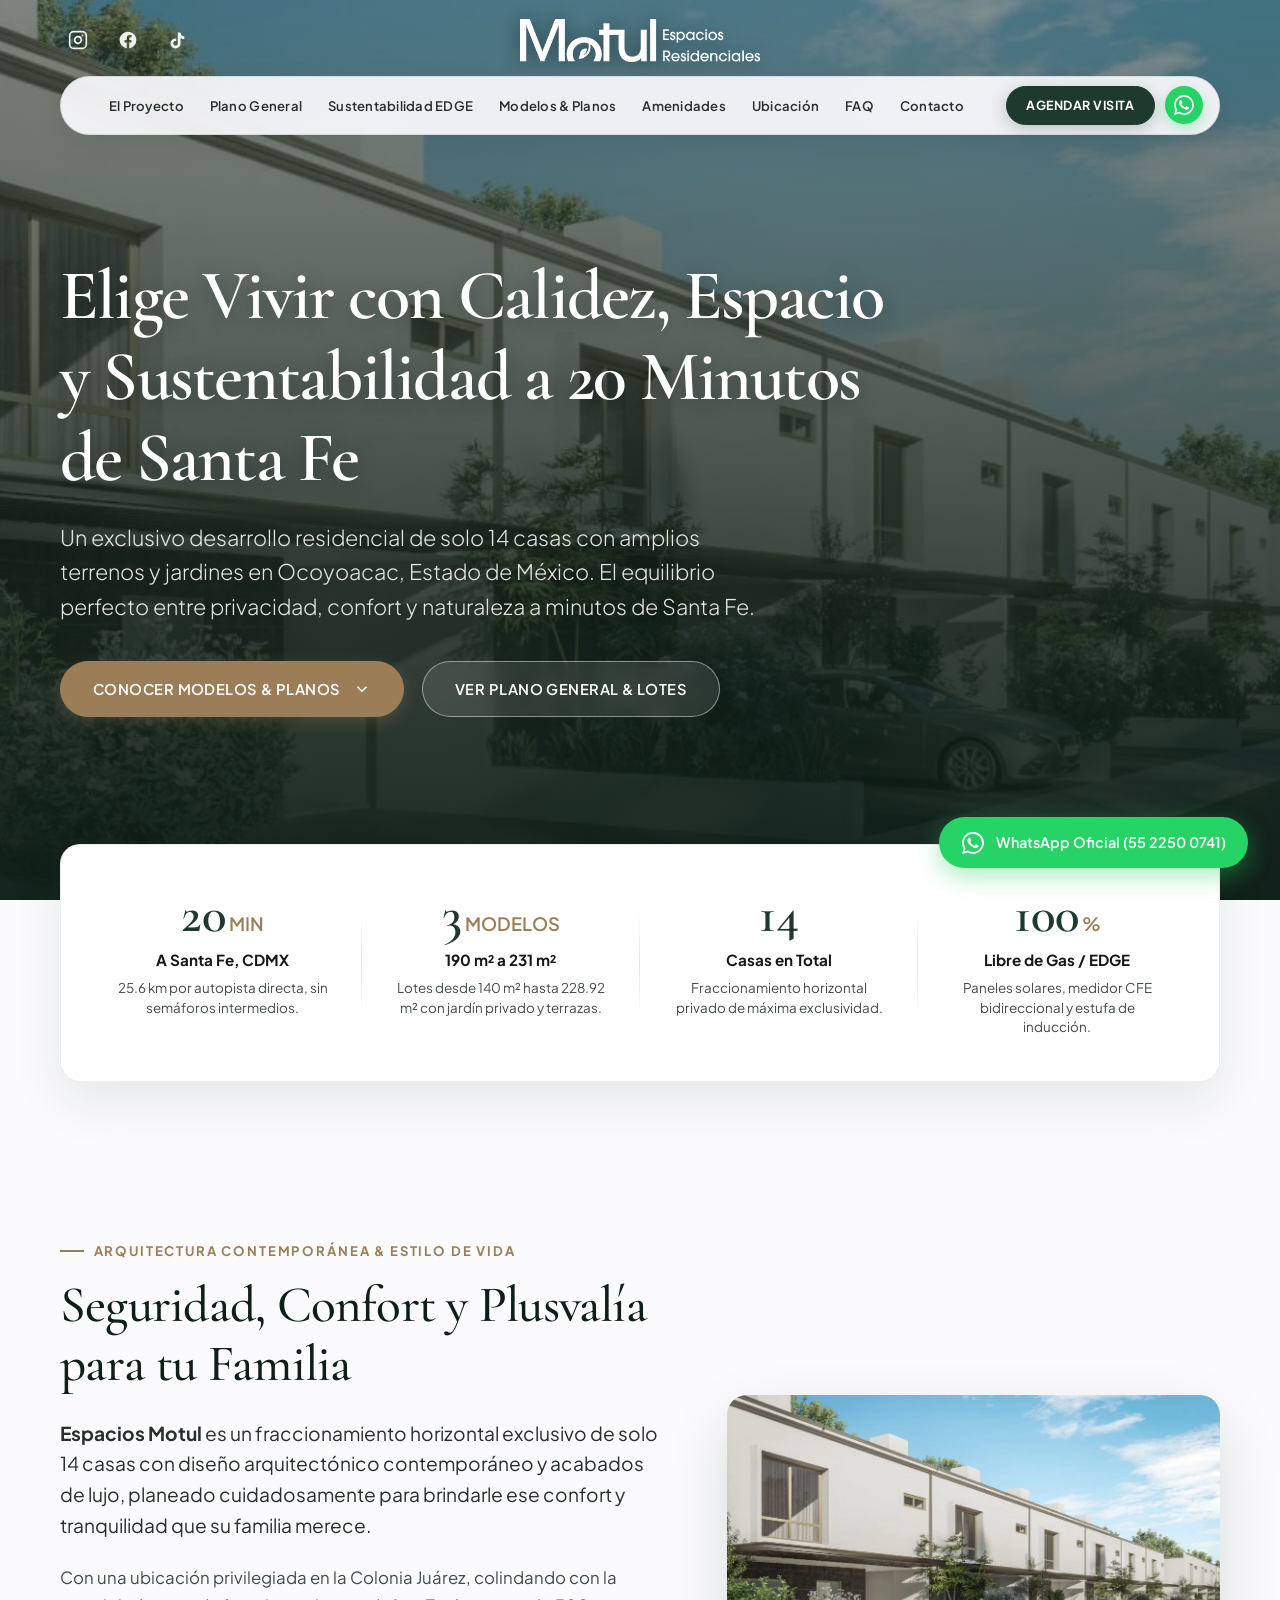
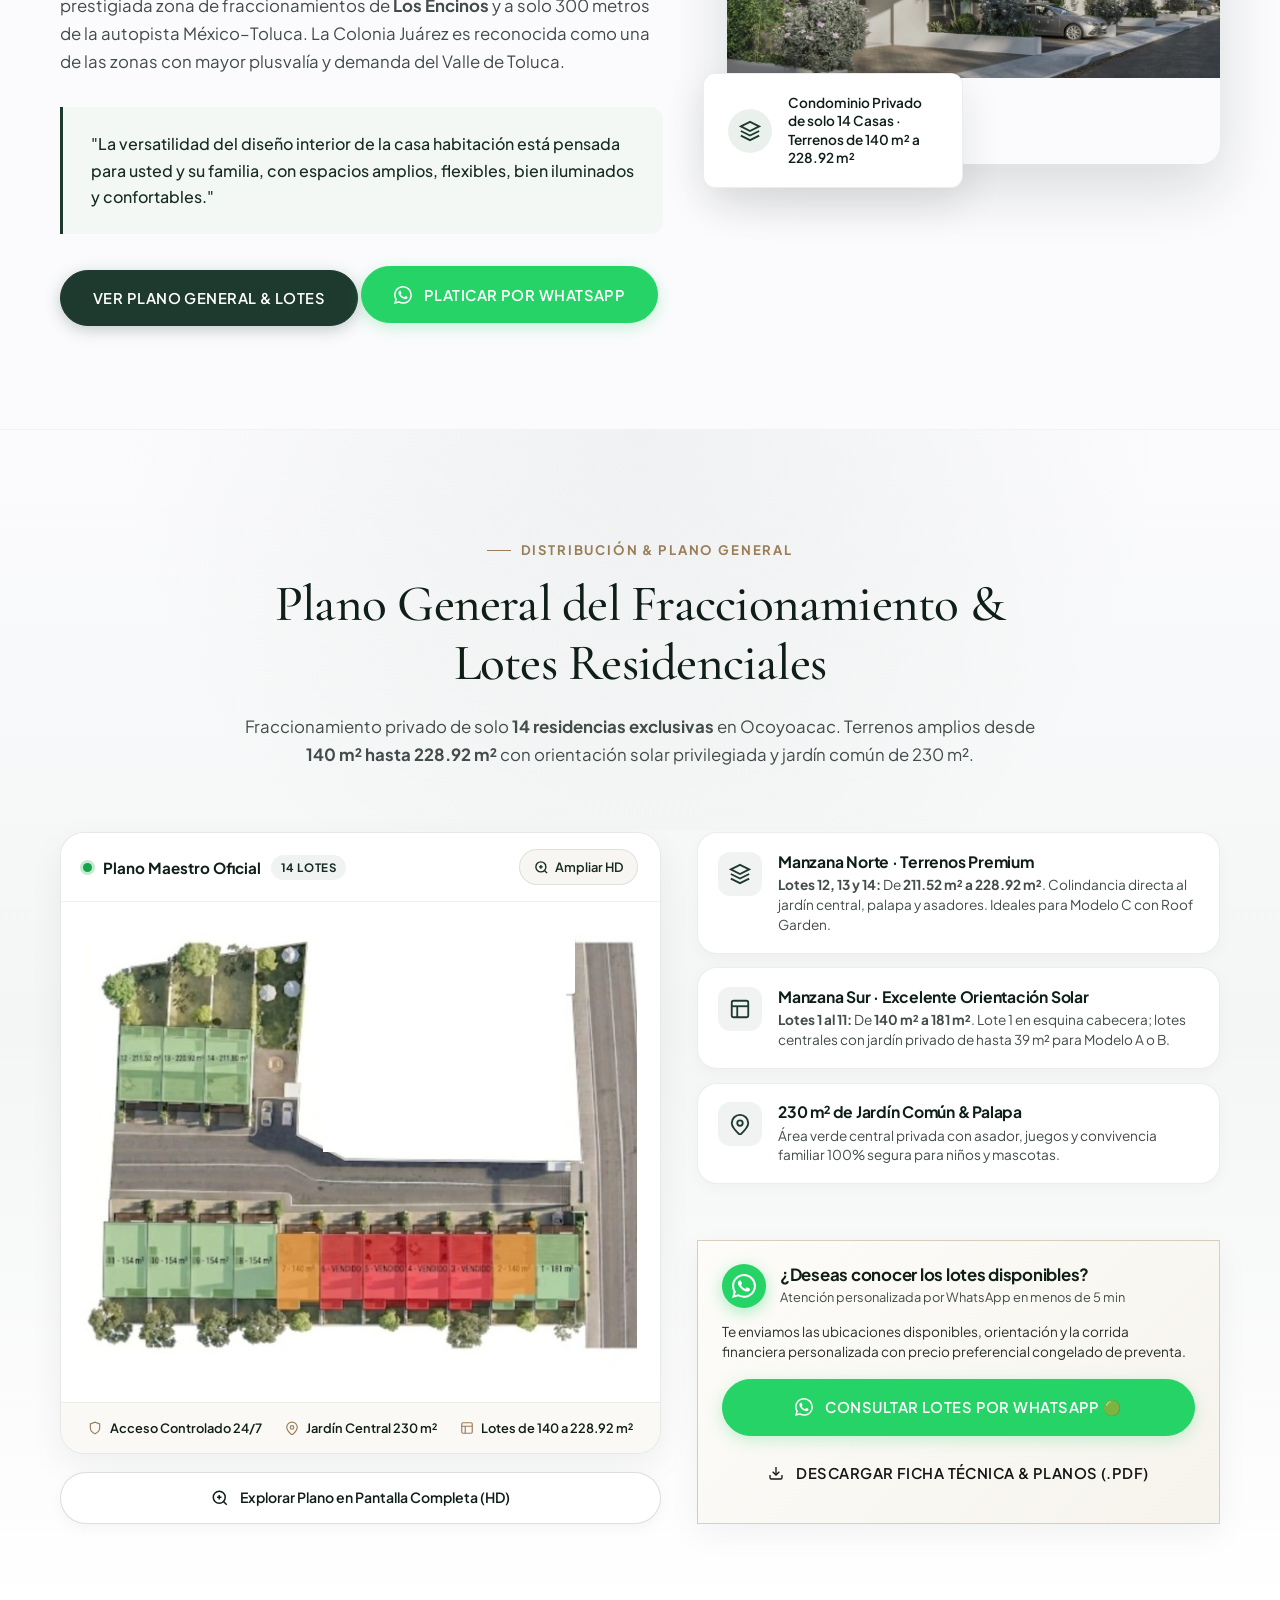
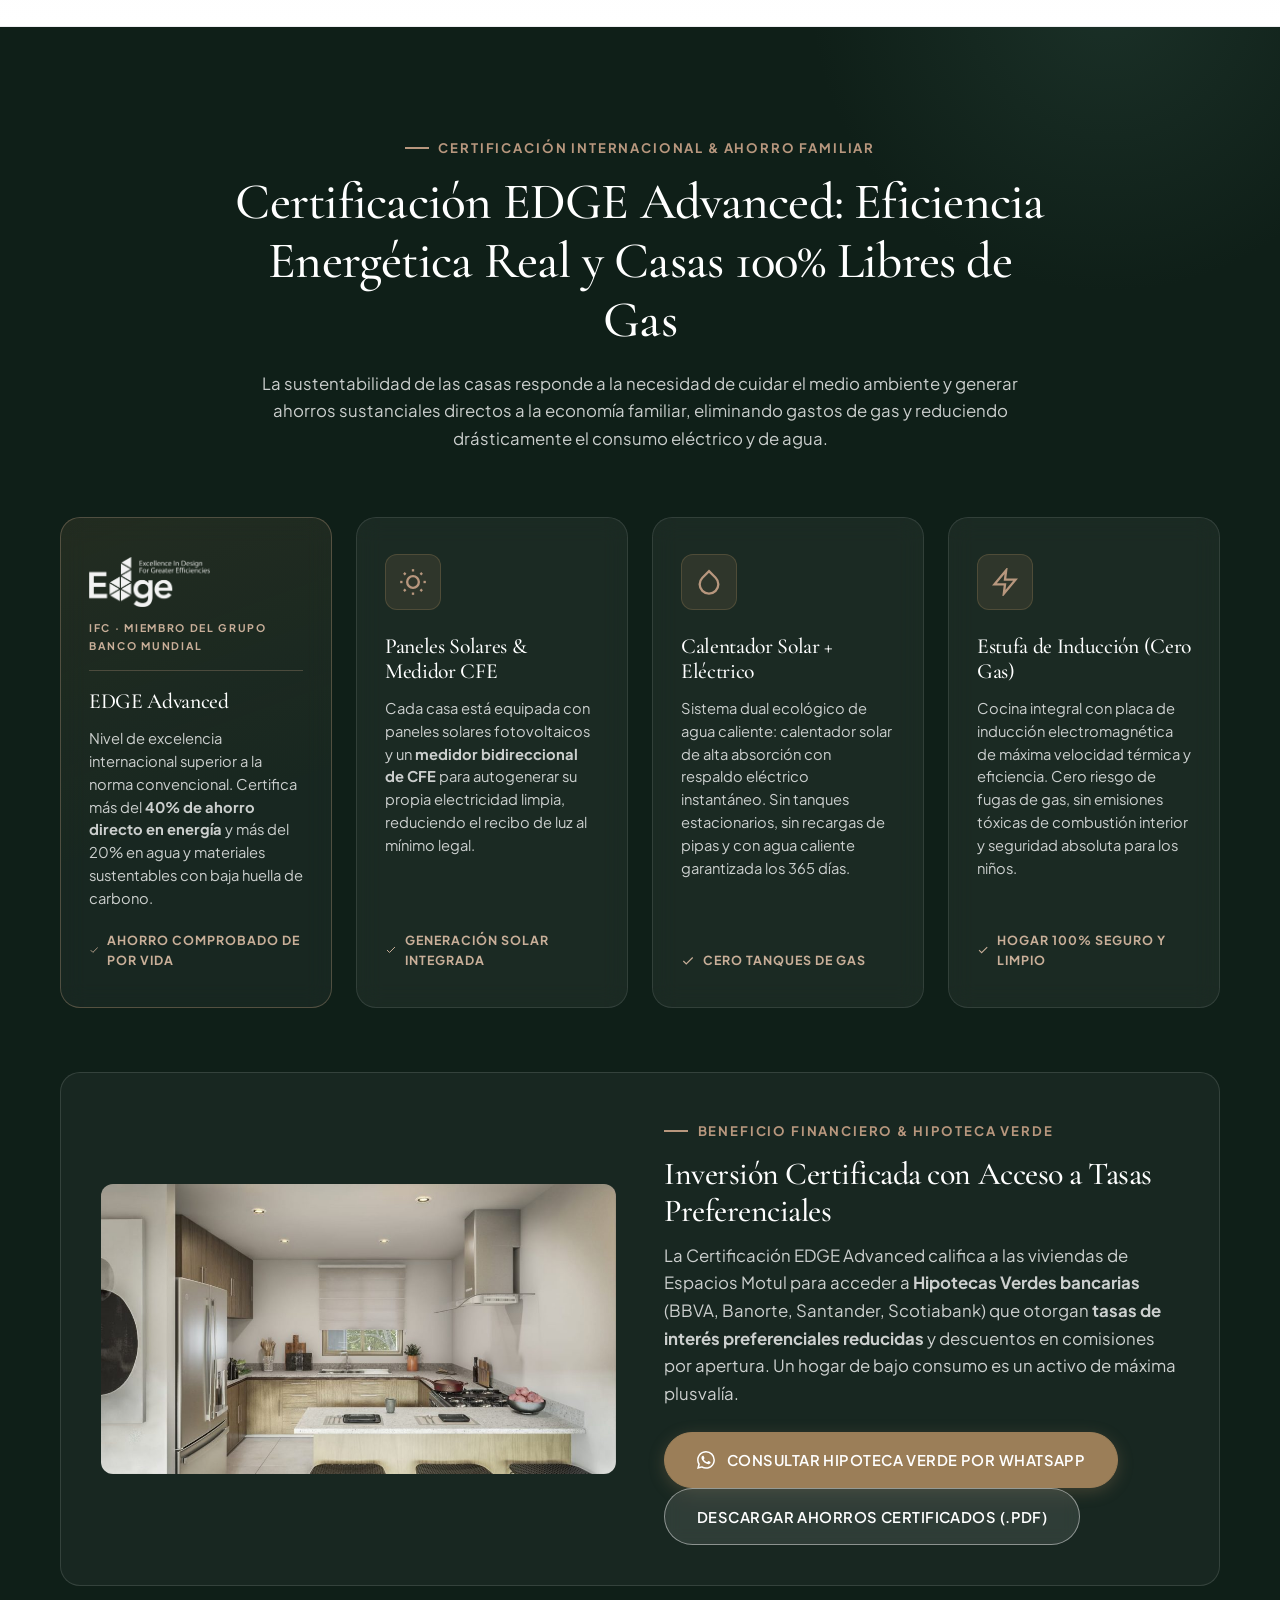
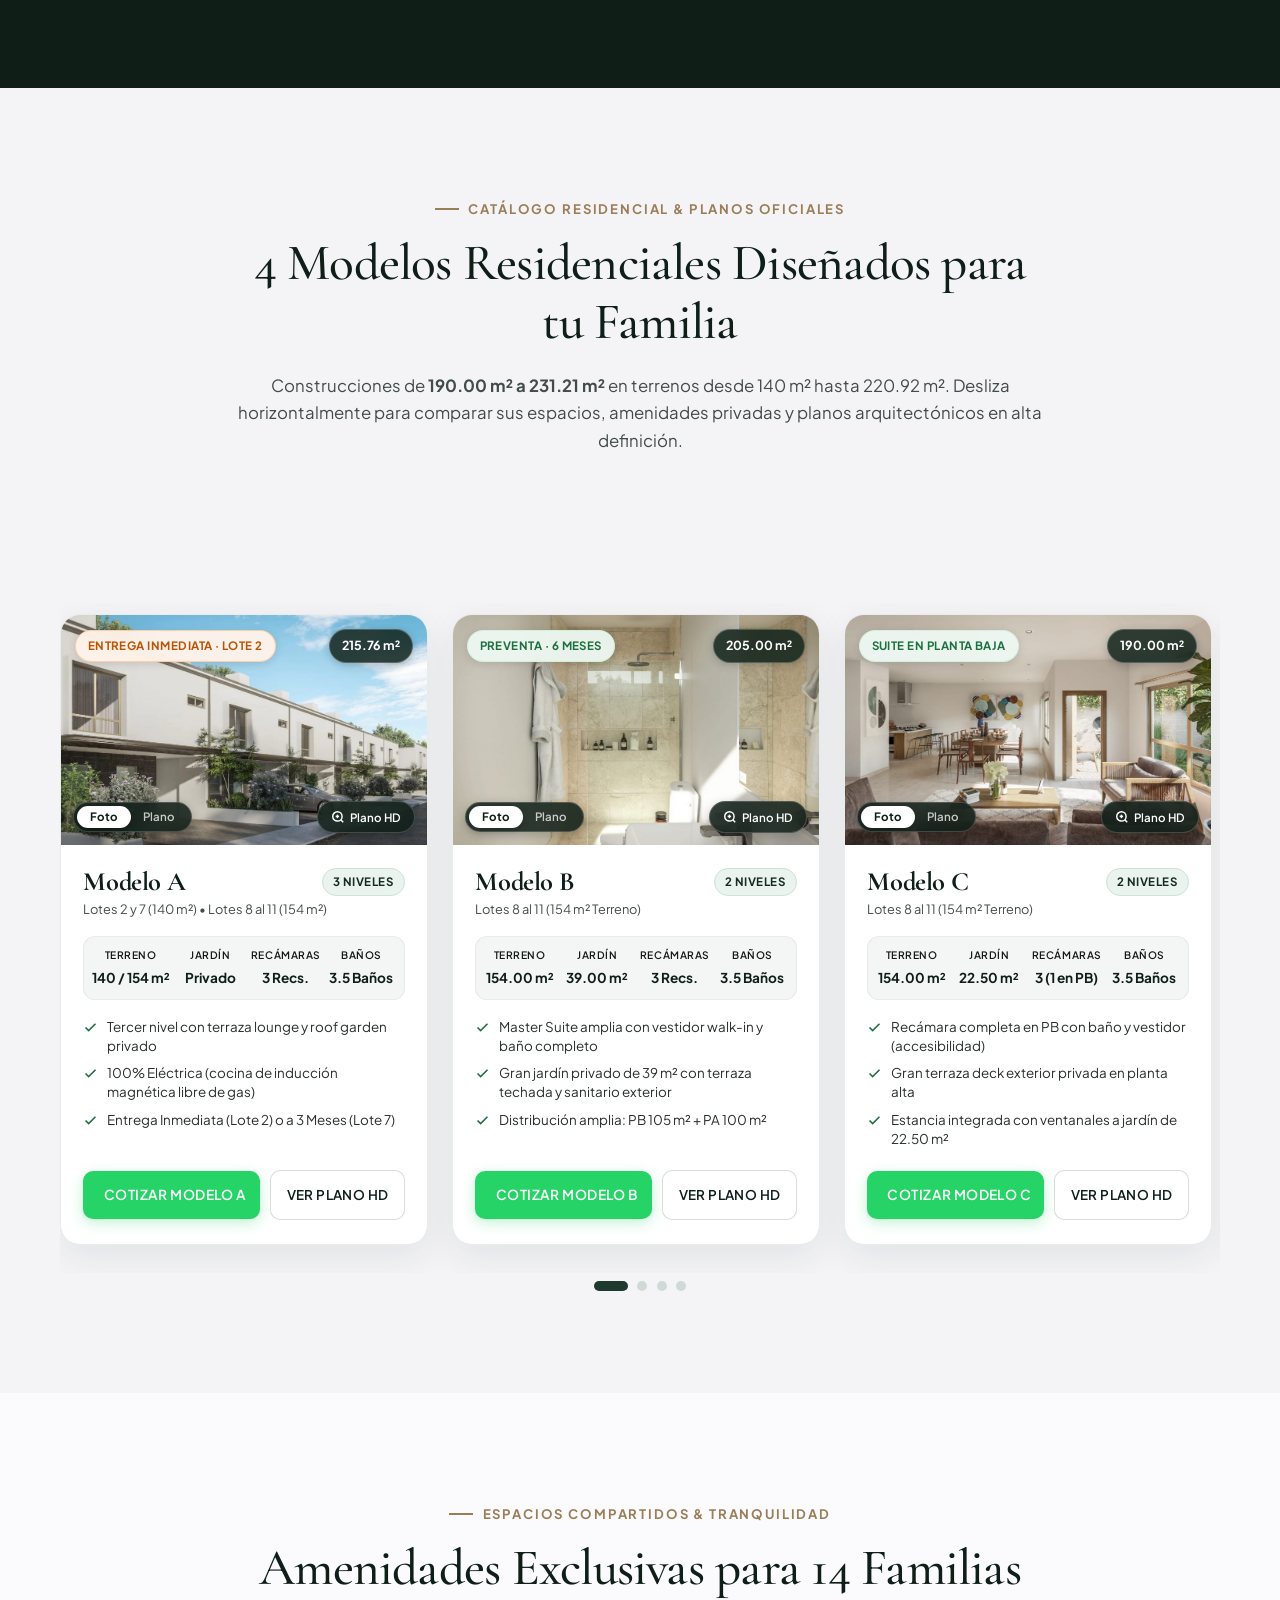
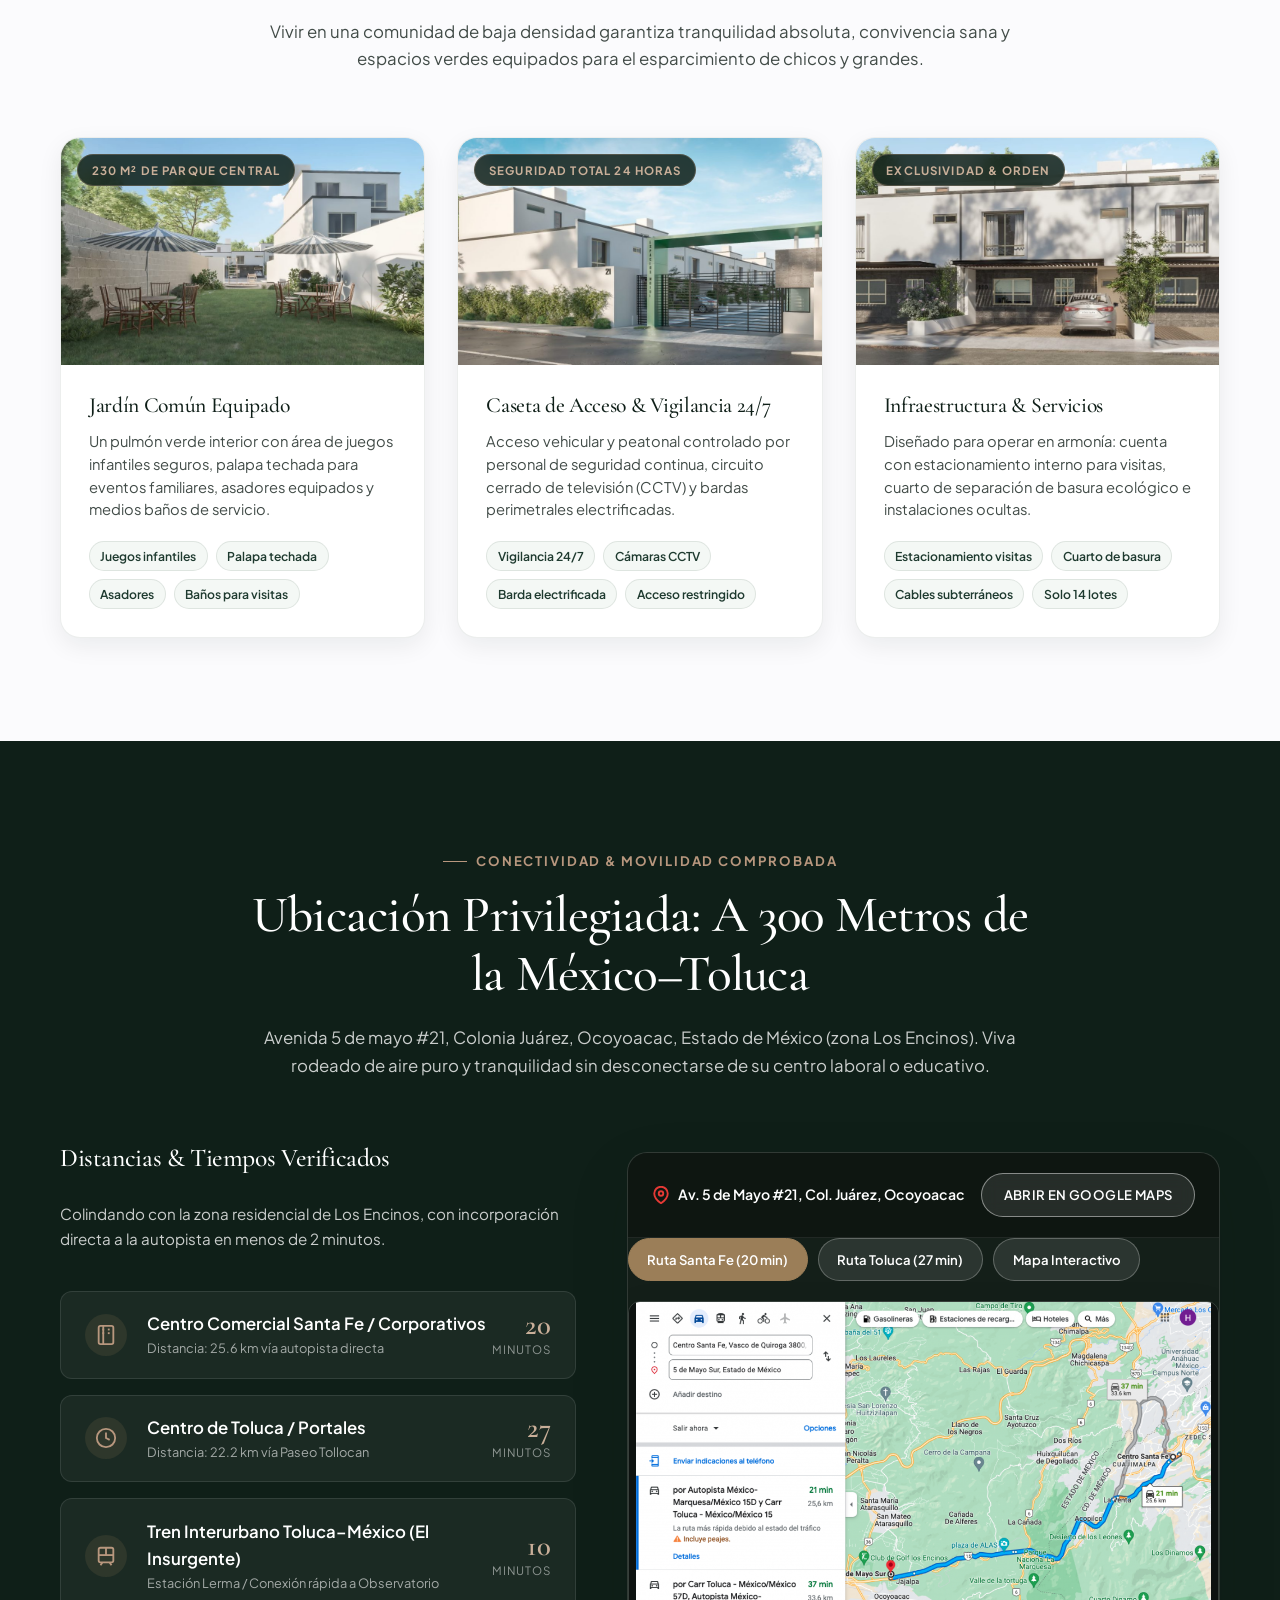
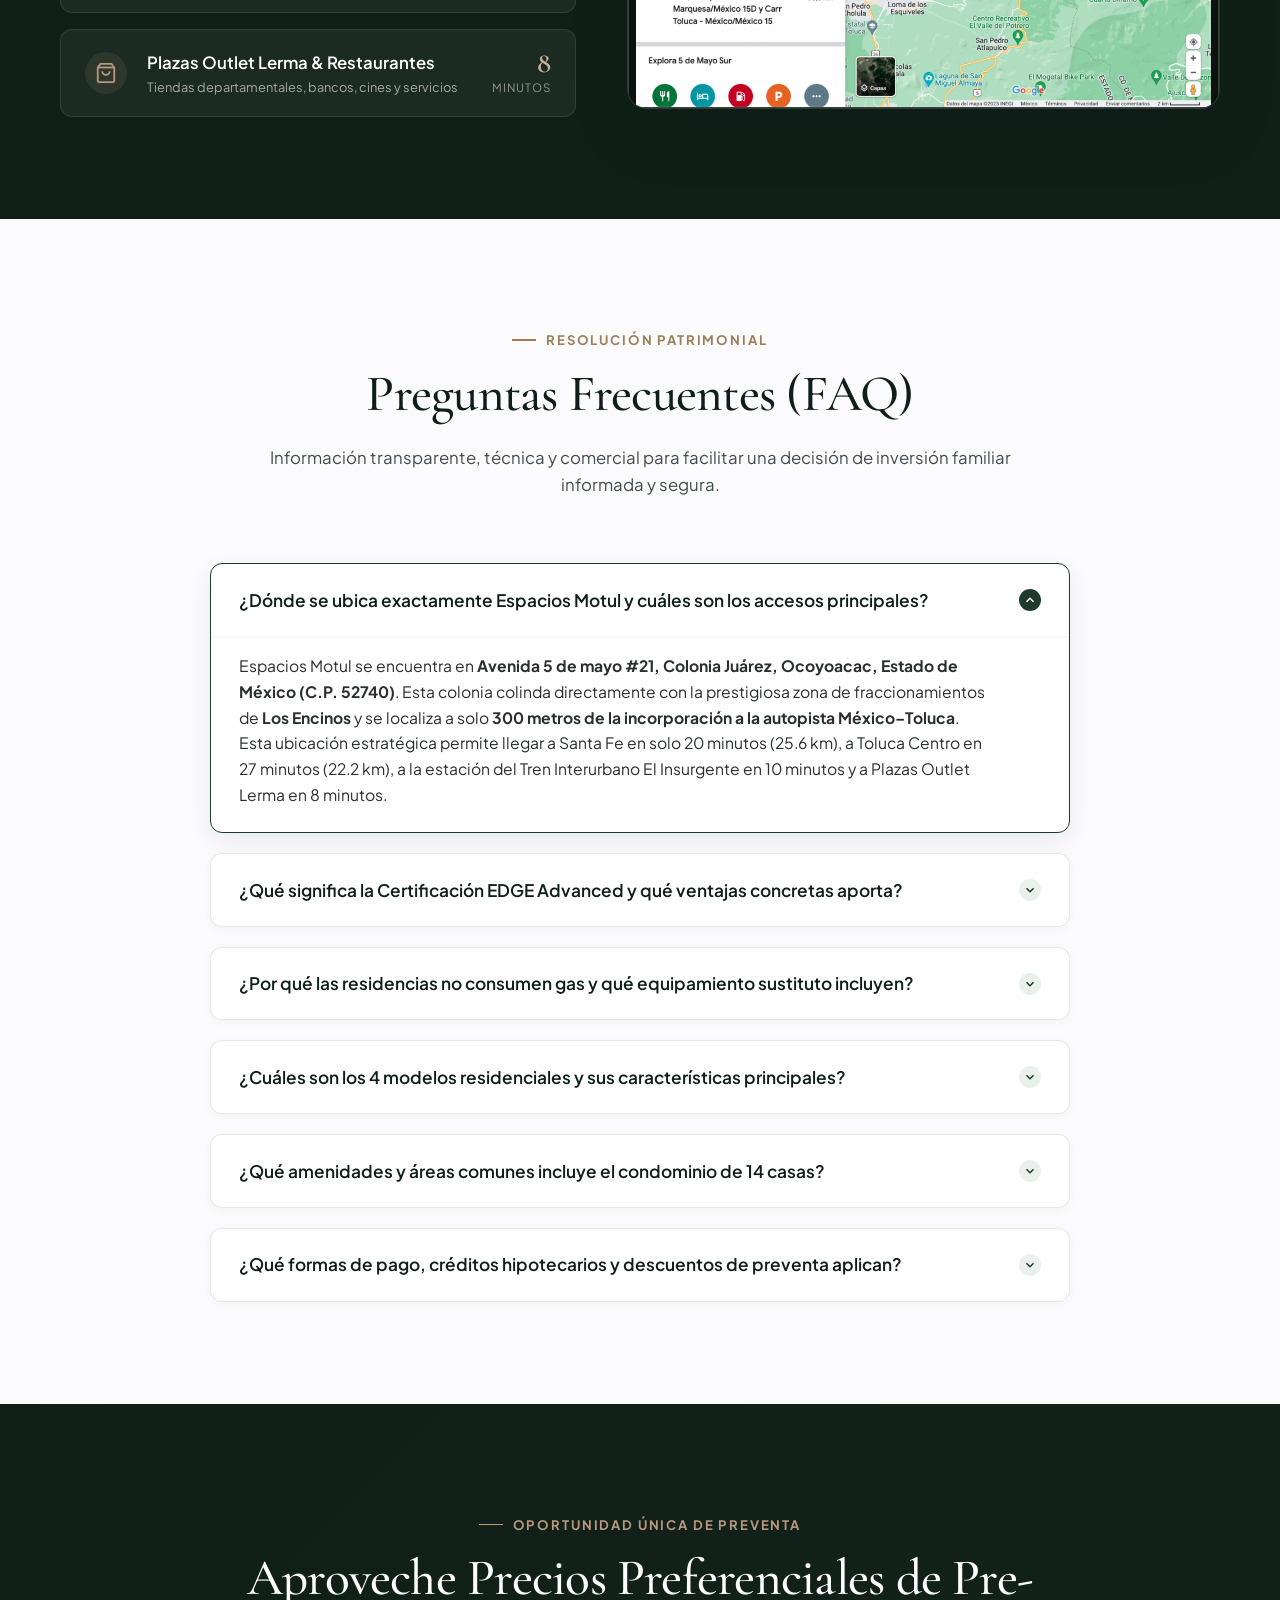
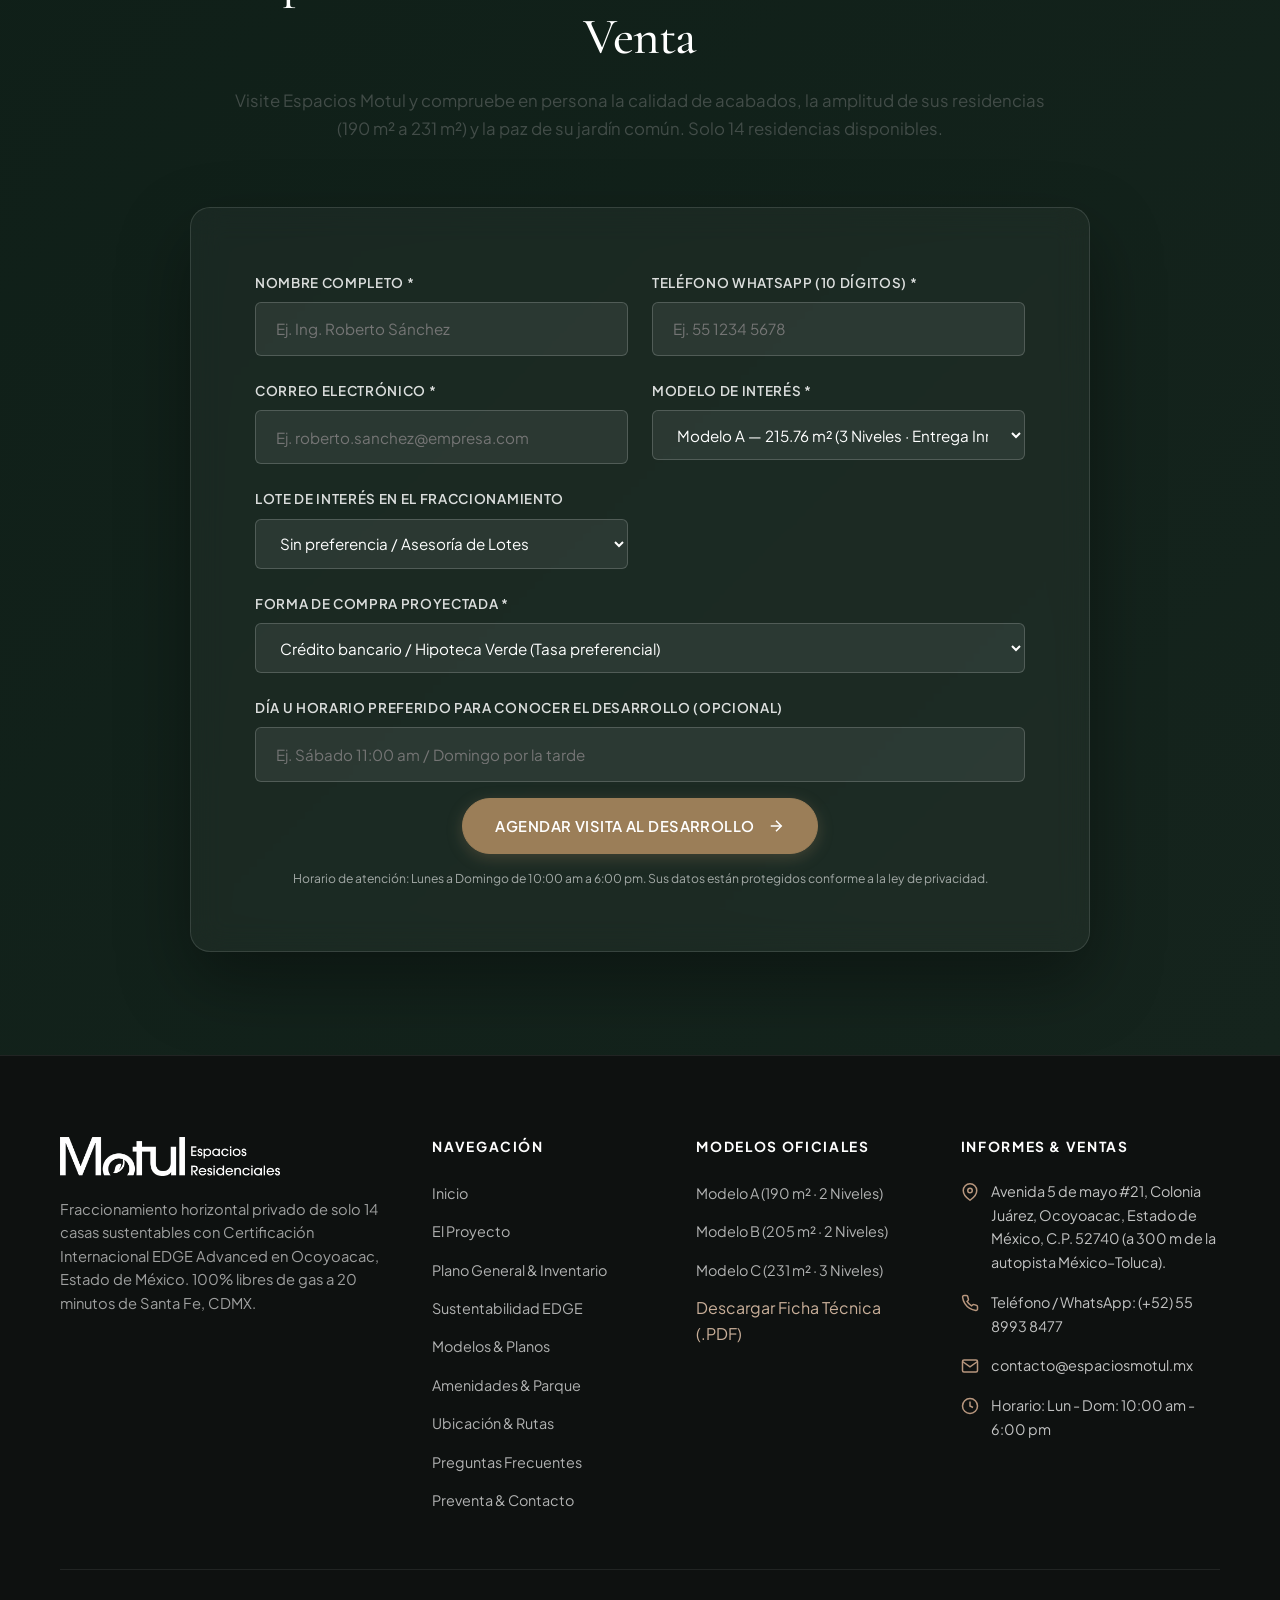
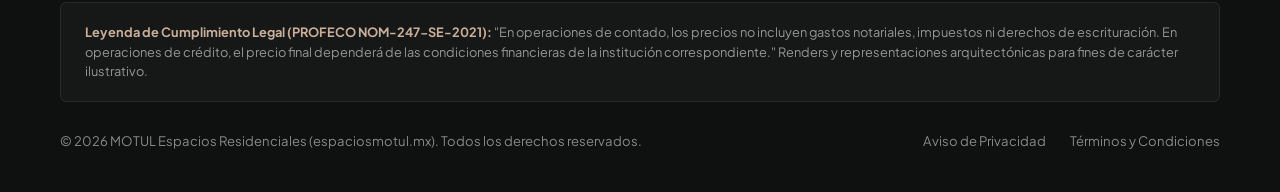
<file: index.html>
<!DOCTYPE html>
<html lang="es-MX">
<head>
  <!-- Metadatos Básicos y SEO Core -->
  <meta charset="UTF-8">
  <meta name="viewport" content="width=device-width, initial-scale=1.0">
  <title>Casas en Ocoyoacac a 20 min de Santa Fe | MOTUL Residencial</title>
  <meta name="description" content="Exclusivo desarrollo de 14 casas sustentables en Ocoyoacac, a 20 min de Santa Fe. Certificación EDGE Advanced, paneles solares y 100% libres de gas. Preventa.">
  <meta name="keywords" content="casas en ocoyoacac, casas en venta ocoyoacac, casas los encinos ocoyoacac, residencial santa fe, certificacion edge advanced mexico, casas sustentables mexico toluca, casas con paneles solares, casas sin gas, espacios motul">
  <meta name="author" content="MOTUL Espacios Residenciales">
  <meta name="robots" content="index, follow, max-image-preview:large, max-snippet:-1, max-video-preview:-1">
  <link rel="canonical" href="https://espaciosmotul.mx/">

  <!-- Metadatos Geográficos (GEO / Local SEO) -->
  <meta name="geo.region" content="MX-MEX">
  <meta name="geo.placename" content="Ocoyoacac">
  <meta name="geo.position" content="19.2731;-99.4619">
  <meta name="ICBM" content="19.2731, -99.4619">

  <!-- Open Graph / Redes Sociales (WhatsApp, Facebook, LinkedIn) -->
  <meta property="og:type" content="website">
  <meta property="og:locale" content="es_MX">
  <meta property="og:url" content="https://espaciosmotul.mx/">
  <meta property="og:site_name" content="MOTUL Espacios Residenciales">
  <meta property="og:title" content="Casas en Ocoyoacac a 20 min de Santa Fe | MOTUL Residencial">
  <meta property="og:description" content="Exclusivo desarrollo de 14 casas sustentables en Ocoyoacac, a 20 min de Santa Fe. Certificación EDGE Advanced, paneles solares y 100% libres de gas.">
  <meta property="og:image" content="https://espaciosmotul.mx/assets/images/real_fachada_conjunto.jpg">
  <meta property="og:image:secure_url" content="https://espaciosmotul.mx/assets/images/real_fachada_conjunto.jpg">
  <meta property="og:image:type" content="image/jpeg">
  <meta property="og:image:width" content="1920">
  <meta property="og:image:height" content="1080">
  <meta property="og:image:alt" content="Fachada del conjunto residencial MOTUL Espacios Residenciales en Ocoyoacac">

  <!-- Twitter Card -->
  <meta name="twitter:card" content="summary_large_image">
  <meta name="twitter:title" content="Casas en Ocoyoacac a 20 min de Santa Fe | MOTUL Residencial">
  <meta name="twitter:description" content="Exclusivo desarrollo de 14 casas sustentables en Ocoyoacac, a 20 min de Santa Fe. Certificación EDGE Advanced, paneles solares y 100% libres de gas.">
  <meta name="twitter:image" content="https://espaciosmotul.mx/assets/images/real_fachada_conjunto.jpg">

  <!-- Preconnect & Fuentes Tipográficas de Alta Gama -->
  <link rel="preconnect" href="https://fonts.googleapis.com">
  <link rel="preconnect" href="https://fonts.gstatic.com" crossorigin>
  <link href="https://fonts.googleapis.com/css2?family=Cormorant+Garamond:ital,wght@0,400;0,500;0,600;0,700;1,400&family=Plus+Jakarta+Sans:wght@300;400;500;600;700&display=swap" rel="stylesheet">

  <!-- Preload de Imagen Principal Hero en WebP (Optimización CWV & LCP) -->
  <link rel="preload" as="image" href="assets/images/real_fachada_conjunto.webp" type="image/webp" fetchpriority="high">

  <!-- Hoja de Estilos Principal -->
  <link rel="stylesheet" href="css/styles.css?v=5.0">

  <!-- Favicon e Iconografía Oficial MOTUL -->
  <link rel="icon" type="image/svg+xml" href="assets/images/favicon.svg">
  <link rel="icon" type="image/png" sizes="32x32" href="assets/images/favicon-32x32.png">
  <link rel="icon" type="image/png" sizes="16x16" href="assets/images/favicon-16x16.png">
  <link rel="apple-touch-icon" sizes="180x180" href="assets/images/apple-touch-icon.png">
  <link rel="shortcut icon" href="favicon.ico">
  <meta name="theme-color" content="#1E3A2F">

  <!-- Enlaces de Descubrimiento para Rastreadores y Motores de IA (SEO & GEO) -->
  <link rel="sitemap" type="application/xml" title="Sitemap Oficial" href="https://espaciosmotul.mx/sitemap.xml">
  <link rel="alternate" type="text/markdown" href="https://espaciosmotul.mx/llms.txt" title="Documentación para Modelos de Lenguaje / IA (llms.txt)">

  <!-- JSON-LD DATOS ESTRUCTURADOS (SCHEMA.ORG GRAPH PARA SEO, AEO Y GEO) -->
  <script type="application/ld+json">
  {
    "@context": "https://schema.org",
    "@graph": [
      {
        "@type": "RealEstateAgent",
        "@id": "https://espaciosmotul.mx/#organization",
        "name": "MOTUL Espacios Residenciales",
        "legalName": "MOTUL Espacios Residenciales",
        "url": "https://espaciosmotul.mx/",
        "logo": {
          "@type": "ImageObject",
          "url": "https://espaciosmotul.mx/assets/images/logo_motul_bco.png",
          "width": "220",
          "height": "40"
        },
        "image": "https://espaciosmotul.mx/assets/images/real_fachada_conjunto.jpg",
        "description": "Desarrollador y fraccionamiento residencial sustentable de 14 casas unifamiliares con Certificación Internacional EDGE Advanced en Ocoyoacac, Estado de México.",
        "telephone": "+52-55-2250-0741",
        "email": "contacto@espaciosmotul.mx",
        "address": {
          "@type": "PostalAddress",
          "streetAddress": "Avenida 5 de mayo #21, Colonia Juárez",
          "addressLocality": "Ocoyoacac",
          "addressRegion": "Estado de México",
          "postalCode": "52740",
          "addressCountry": "MX"
        },
        "geo": {
          "@type": "GeoCoordinates",
          "latitude": 19.2731,
          "longitude": -99.4619
        },
        "openingHoursSpecification": [
          {
            "@type": "OpeningHoursSpecification",
            "dayOfWeek": ["Monday", "Tuesday", "Wednesday", "Thursday", "Friday", "Saturday", "Sunday"],
            "opens": "10:00",
            "closes": "18:00"
          }
        ],
        "priceRange": "$$$$",
        "currenciesAccepted": "MXN",
        "paymentAccepted": "Crédito Hipotecario Bancario, Cofinavit, Fovissste, Recursos Propios",
        "sameAs": [
          "https://www.instagram.com/espaciosmotul/",
          "https://www.facebook.com/espaciosmotul",
          "https://www.tiktok.com/@espaciosmotul"
        ]
      },
      {
        "@type": "RealEstateListing",
        "@id": "https://espaciosmotul.mx/#listing",
        "name": "MOTUL Espacios Residenciales — Condominio Residencial Sustentable",
        "description": "Fraccionamiento horizontal privado de solo 14 casas de 190 m² a 231 m² con Certificación EDGE Advanced, paneles solares y 100% libres de gas en Ocoyoacac, Estado de México, a 300 m de la Autopista México–Toluca.",
        "url": "https://espaciosmotul.mx/",
        "datePosted": "2026-10-01",
        "mainEntity": {
          "@type": "SingleFamilyResidence",
          "name": "Residencia MOTUL (Modelos A, B, C y D)",
          "numberOfRooms": 8,
          "numberOfBedrooms": 3,
          "numberOfBathroomsTotal": 3.5,
          "floorSize": {
            "@type": "QuantitativeValue",
            "minValue": 190,
            "maxValue": 231.21,
            "unitCode": "MTK"
          },
          "amenityFeature": [
            {
              "@type": "LocationFeatureSpecification",
              "name": "Certificación EDGE Advanced (>40% de ahorro energético garantizado)",
              "value": true
            },
            {
              "@type": "LocationFeatureSpecification",
              "name": "Paneles solares fotovoltaicos con medidor bidireccional CFE",
              "value": true
            },
            {
              "@type": "LocationFeatureSpecification",
              "name": "100% Libre de Gas: Calentador solar y estufa de inducción eléctrica",
              "value": true
            },
            {
              "@type": "LocationFeatureSpecification",
              "name": "Jardín común de 230 m² con área de juegos infantiles, palapa y asadores",
              "value": true
            },
            {
              "@type": "LocationFeatureSpecification",
              "name": "Caseta de acceso y vigilancia 24 horas con circuito cerrado CCTV",
              "value": true
            },
            {
              "@type": "LocationFeatureSpecification",
              "name": "Roof Garden panorámico y terraza trasera",
              "value": true
            },
            {
              "@type": "LocationFeatureSpecification",
              "name": "Jardín privado posterior y terraza en planta baja",
              "value": true
            },
            {
              "@type": "LocationFeatureSpecification",
              "name": "Cuarto de servicio y cuarto de lavado independientes",
              "value": true
            },
            {
              "@type": "LocationFeatureSpecification",
              "name": "Estacionamiento para 2 automóviles",
              "value": true
            }
          ],
          "address": {
            "@type": "PostalAddress",
            "streetAddress": "Avenida 5 de mayo #21, Colonia Juárez",
            "addressLocality": "Ocoyoacac",
            "addressRegion": "Estado de México",
            "postalCode": "52740",
            "addressCountry": "MX"
          },
          "geo": {
            "@type": "GeoCoordinates",
            "latitude": 19.2731,
            "longitude": -99.4619
          },
          "sameAs": [
            "https://es.wikipedia.org/wiki/Ocoyoacac",
            "https://es.wikipedia.org/wiki/Certificaci%C3%B3n_EDGE",
            "https://es.wikipedia.org/wiki/Corporaci%C3%B3n_Financiera_Internacional"
          ]
        }
      },
      {
        "@type": "Place",
        "@id": "https://espaciosmotul.mx/#place",
        "name": "MOTUL Espacios Residenciales",
        "hasMap": "https://maps.google.com/?q=Avenida+5+de+mayo+21+Colonia+Juarez+Ocoyoacac+Estado+de+Mexico",
        "telephone": "+52-55-8993-8477",
        "address": {
          "@type": "PostalAddress",
          "streetAddress": "Avenida 5 de mayo #21, Colonia Juárez",
          "addressLocality": "Ocoyoacac",
          "addressRegion": "Estado de México",
          "postalCode": "52740",
          "addressCountry": "MX"
        },
        "geo": {
          "@type": "GeoCoordinates",
          "latitude": 19.2731,
          "longitude": -99.4619
        },
        "openingHoursSpecification": [
          {
            "@type": "OpeningHoursSpecification",
            "dayOfWeek": ["Monday", "Tuesday", "Wednesday", "Thursday", "Friday", "Saturday", "Sunday"],
            "opens": "10:00",
            "closes": "18:00"
          }
        ],
        "sameAs": [
          "https://es.wikipedia.org/wiki/Ocoyoacac",
          "https://es.wikipedia.org/wiki/Autopista_M%C3%A9xico-Toluca"
        ]
      },
      {
        "@type": "BreadcrumbList",
        "@id": "https://espaciosmotul.mx/#breadcrumb",
        "itemListElement": [
          {
            "@type": "ListItem",
            "position": 1,
            "name": "Inicio",
            "item": "https://espaciosmotul.mx/"
          },
          {
            "@type": "ListItem",
            "position": 2,
            "name": "El Proyecto",
            "item": "https://espaciosmotul.mx/#el-proyecto"
          },
          {
            "@type": "ListItem",
            "position": 3,
            "name": "Plano General",
            "item": "https://espaciosmotul.mx/#plano-general"
          },
          {
            "@type": "ListItem",
            "position": 4,
            "name": "Sustentabilidad EDGE",
            "item": "https://espaciosmotul.mx/#sustentabilidad"
          },
          {
            "@type": "ListItem",
            "position": 5,
            "name": "Modelos & Planos",
            "item": "https://espaciosmotul.mx/#modelos"
          }
        ]
      },
      {
        "@type": "FAQPage",
        "@id": "https://espaciosmotul.mx/#faq",
        "mainEntity": [
          {
            "@type": "Question",
            "name": "¿Dónde se ubica exactamente MOTUL Espacios Residenciales y cuáles son los accesos principales?",
            "acceptedAnswer": {
              "@type": "Answer",
              "text": "MOTUL Espacios Residenciales se ubica en Avenida 5 de mayo #21, Colonia Juárez, Ocoyoacac, Estado de México (C.P. 52740), colindando con Los Encinos y a solo 300 metros de la Autopista México–Toluca. Permite llegar a Santa Fe en 20 minutos (25.6 km), a Toluca Centro en 27 minutos (22.2 km), a la estación del Tren Interurbano El Insurgente en 10 minutos y a Plazas Outlet Lerma en 8 minutos."
            }
          },
          {
            "@type": "Question",
            "name": "¿Qué significa la Certificación EDGE Advanced y qué ventajas concretas aporta?",
            "acceptedAnswer": {
              "@type": "Answer",
              "text": "La Certificación EDGE Advanced es otorgada por la Corporación Financiera Internacional (IFC) del Grupo Banco Mundial. Garantiza que cada casa ahorra más del 40% en energía eléctrica y más del 20% en agua potable y energía embebida en materiales. Permite eliminar facturas de gas, reducir al mínimo el recibo de CFE y calificar a Hipotecas Verdes bancarias con tasas de interés preferenciales."
            }
          },
          {
            "@type": "Question",
            "name": "¿Por qué las residencias no consumen gas y qué equipamiento sustituto incluyen?",
            "acceptedAnswer": {
              "@type": "Answer",
              "text": "Las residencias son 100% eléctricas para eliminar riesgos de explosión, fuga o monóxido de carbono y abatir costos fijos. Incluyen paneles solares fotovoltaicos interconectados a CFE con medidor bidireccional, calentador solar de agua de alta eficiencia con respaldo eléctrico instantáneo y parrilla contemporánea de inducción magnética."
            }
          },
          {
            "@type": "Question",
            "name": "¿Cuáles son los 4 modelos residenciales y sus características principales?",
            "acceptedAnswer": {
              "@type": "Answer",
              "text": "MOTUL ofrece 4 modelos: Modelo A (215.76 m² en 3 niveles con roof garden panorámico en lotes de 140 m² y 154 m²); Modelo B (205.00 m² en 2 niveles con jardín privado de 39 m², terraza techada y Master Suite con vestidor en lote de 154 m²); Modelo C (190.00 m² en 2 niveles con recámara completa en planta baja y jardín de 22.5 m²); y Modelo D (231.21 m² en 3 niveles con doble altura, 38 m² de pérgolas y jardín de hasta 61.22 m² en lotes de hasta 228.92 m²)."
            }
          },
          {
            "@type": "Question",
            "name": "¿Qué amenidades y áreas comunes incluye el condominio de 14 casas?",
            "acceptedAnswer": {
              "@type": "Answer",
              "text": "El condominio cuenta con un jardín común central de 230 m² equipado con juegos infantiles seguros, palapa techada para eventos, asadores y baños de servicio; caseta de acceso y vigilancia privada 24/7 con circuito cerrado CCTV, barda electrificada, estacionamiento para visitas y cuarto de separación de residuos."
            }
          },
          {
            "@type": "Question",
            "name": "¿Qué formas de pago, créditos hipotecarios y descuentos de preventa aplican?",
            "acceptedAnswer": {
              "@type": "Answer",
              "text": "Se aceptan créditos hipotecarios de todas las instituciones bancarias (BBVA, Banorte, Santander, Scotiabank, HSBC con beneficios de Hipoteca Verde), créditos Cofinavit, Fovissste y esquemas con recursos propios. Se manejan enganches desde el 10% hasta el 50% con precios y descuentos preferenciales congelados de preventa."
            }
          }
        ]
      }
    ]
  }
  </script>
</head>

<body>
  <!-- HEADER / NAVEGACIÓN FLOTANTE (ESTILO EDITORIAL & PORTOFINO EN MOBILE) -->
  <header class="header-wrapper" role="banner">
    <!-- Barra Superior Principal: Redes Sociales (Izq) | Logo Blanco (Centro) | Menú Móvil / Acciones (Der) -->
    <div class="header-main-bar">
      <div class="container header-bar-inner">
        <!-- Redes Sociales: Instagram, Facebook, TikTok (Estilo Portofino) -->
        <div class="header-socials" aria-label="Redes sociales oficiales">
          <a href="https://www.instagram.com/espaciosmotul/" 
             target="_blank" 
             rel="noopener noreferrer" 
             class="social-icon-btn" 
             aria-label="Instagram de Motul Espacios Residenciales">
            <svg width="20" height="20" viewBox="0 0 24 24" fill="none" stroke="currentColor" stroke-width="2" stroke-linecap="round" stroke-linejoin="round">
              <rect x="2" y="2" width="20" height="20" rx="5" ry="5"></rect>
              <path d="M16 11.37A4 4 0 1 1 12.63 8 4 4 0 0 1 16 11.37z"></path>
              <line x1="17.5" y1="6.5" x2="17.51" y2="6.5"></line>
            </svg>
          </a>
          <a href="https://www.facebook.com/espaciosmotul" 
             target="_blank" 
             rel="noopener noreferrer" 
             class="social-icon-btn" 
             aria-label="Facebook de Motul Espacios Residenciales">
            <svg width="20" height="20" viewBox="0 0 24 24" fill="currentColor">
              <path d="M12 2C6.477 2 2 6.477 2 12c0 4.991 3.657 9.128 8.438 9.879V14.89h-2.54V12h2.54V9.797c0-2.506 1.492-3.89 3.777-3.89 1.094 0 2.238.195 2.238.195v2.46h-1.26c-1.243 0-1.63.771-1.63 1.562V12h2.773l-.443 2.89h-2.33v7.005C18.343 21.144 22 16.998 22 12c0-5.523-4.477-10-10-10z"/>
            </svg>
          </a>
          <a href="https://www.tiktok.com/@espaciosmotul" 
             target="_blank" 
             rel="noopener noreferrer" 
             class="social-icon-btn" 
             aria-label="TikTok de Motul Espacios Residenciales">
            <svg width="19" height="19" viewBox="0 0 24 24" fill="currentColor">
              <path d="M19.59 6.69a4.83 4.83 0 0 1-3.77-4.25V2h-3.45v13.67a2.89 2.89 0 0 1-5.2 1.74 2.89 2.89 0 0 1 2.31-4.64c.298 0 .59.05.86.15V9.42a6.34 6.34 0 0 0-.86-.06 6.33 6.33 0 0 0-6.33 6.33 6.33 6.33 0 0 0 6.33 6.33 6.34 6.34 0 0 0 6.34-6.33V8.8a8.38 8.38 0 0 0 4.77 1.48v-3.48a4.85 4.85 0 0 1-.99-.11z"/>
            </svg>
          </a>
        </div>

        <!-- Logotipo Blanco Centrado (Estilo Portofino) -->
        <div class="header-center-brand">
          <a href="#inicio" class="top-brand-link" aria-label="MOTUL Espacios Residenciales - Inicio">
            <img src="assets/images/logo_motul_bco.png" 
                 alt="MOTUL Espacios Residenciales" 
                 class="top-brand-logo-img" 
                 width="220" 
                 height="40"
                 fetchpriority="high"
                 decoding="async">
          </a>
        </div>

        <!-- Acciones Derecha (En Mobile: Menú Hamburguesa Blanco Estilo Portofino) -->
        <div class="header-right-actions">
          <!-- Botón Menú Móvil (Líneas Blancas Estilo Portofino) -->
          <button type="button" 
                  class="mobile-nav-toggle" 
                  id="mobileNavToggle" 
                  aria-label="Abrir menú de navegación" 
                  aria-expanded="false" 
                  aria-controls="mobileDrawer">
            <span></span>
            <span></span>
            <span></span>
          </button>
        </div>
      </div>
    </div>

    <!-- Menú Cápsula Flotante (Solo visible en Desktop) -->
    <div class="header-desktop-nav">
      <div class="container">
        <div class="header-container">
          <!-- Enlaces Ancla de Navegación en orden descendente estricto -->
          <nav class="nav-links" aria-label="Navegación principal">
            <a href="#el-proyecto">El Proyecto</a>
            <a href="#plano-general">Plano General</a>
            <a href="#sustentabilidad">Sustentabilidad EDGE</a>
            <a href="#modelos">Modelos &amp; Planos</a>
            <a href="#amenidades">Amenidades</a>
            <a href="#ubicacion">Ubicación</a>
            <a href="#faq">FAQ</a>
            <a href="#contacto">Contacto</a>
          </nav>

          <!-- Acciones Destacadas en Header Desktop (Único botón de WhatsApp) -->
          <div class="header-actions">
            <a href="#contacto" class="btn btn-primary btn-header-cta">
              <span>Agendar Visita</span>
            </a>
            <a href="https://wa.me/525522500741?text=Hola%2C%20solicito%20informaci%C3%B3n%20sobre%20la%20preventa%20de%20MOTUL%20Espacios%20Residenciales%20en%20Ocoyoacac." 
               target="_blank" 
               rel="noopener noreferrer" 
               class="btn-header-wa" 
               aria-label="Contactar por WhatsApp">
              <svg width="20" height="20" viewBox="0 0 16 16" fill="currentColor" aria-hidden="true">
                <path d="M13.601 2.326A7.85 7.85 0 0 0 7.994 0C3.627 0 .068 3.558.064 7.926c0 1.399.366 2.76 1.057 3.965L0 16l4.204-1.102a7.9 7.9 0 0 0 3.79.965h.004c4.368 0 7.926-3.558 7.93-7.93A7.9 7.9 0 0 0 13.6 2.326zM7.994 14.521a6.6 6.6 0 0 1-3.356-.92l-.24-.144-2.494.654.666-2.433-.156-.251a6.56 6.56 0 0 1-1.007-3.505c0-3.626 2.957-6.584 6.591-6.584a6.56 6.56 0 0 1 4.66 1.931 6.56 6.56 0 0 1 1.928 4.66c-.004 3.639-2.961 6.592-6.592 6.592m3.615-4.934c-.197-.099-1.17-.578-1.353-.646-.182-.065-.315-.099-.445.099-.133.197-.513.646-.627.775-.114.133-.232.148-.43.05-.197-.1-.836-.308-1.592-.985-.59-.525-.985-1.175-1.103-1.372-.114-.198-.011-.304.088-.403.087-.088.197-.232.296-.346.1-.114.133-.198.198-.33.065-.134.034-.248-.015-.347-.05-.099-.445-1.076-.612-1.47-.16-.389-.323-.335-.445-.34-.114-.007-.247-.007-.38-.007a.73.73 0 0 0-.529.247c-.182.198-.691.677-.691 1.654s.71 1.916.81 2.049c.098.133 1.394 2.132 3.383 2.992.47.205.84.326 1.129.418.475.152.904.129 1.246.08.38-.058 1.171-.48 1.338-.943.164-.464.164-.86.114-.943-.049-.084-.182-.133-.38-.232"/>
              </svg>
            </a>
          </div>
        </div>
      </div>
    </div>
  </header>

  <!-- Cajón de Navegación Móvil (Drawer) -->
  <div class="drawer-backdrop" id="drawerBackdrop"></div>
  <aside class="mobile-drawer" id="mobileDrawer" aria-label="Menú móvil">
    <div class="mobile-drawer-header">
      <div class="brand-logo">
        <picture>
          <source srcset="assets/images/logosimple_transparent.webp" type="image/webp">
          <img src="assets/images/logosimple.jpeg" 
               alt="MOTUL Espacios Residenciales" 
               class="brand-logo-img" 
               width="105" 
               height="33" 
               loading="lazy" 
               decoding="async">
        </picture>
      </div>
      <button type="button" class="drawer-close-btn" id="drawerCloseBtn" aria-label="Cerrar menú móvil">
        <svg width="22" height="22" viewBox="0 0 24 24" fill="none" stroke="currentColor" stroke-width="2" stroke-linecap="round" stroke-linejoin="round">
          <line x1="18" y1="6" x2="6" y2="18"></line>
          <line x1="6" y1="6" x2="18" y2="18"></line>
        </svg>
      </button>
    </div>
    <nav class="mobile-menu-links">
      <a href="#inicio">Inicio</a>
      <a href="#el-proyecto">El Proyecto</a>
      <a href="#plano-general">Plano General &amp; Inventario</a>
      <a href="#sustentabilidad">Sustentabilidad EDGE</a>
      <a href="#modelos">Modelos &amp; Planos (A, B, C, D)</a>
      <a href="#amenidades">Amenidades (230 m² Jardín)</a>
      <a href="#ubicacion">Conectividad &amp; Rutas</a>
      <a href="#faq">Preguntas Frecuentes</a>
      <a href="#contacto">Preventa &amp; Contacto</a>
    </nav>
    <div class="mobile-drawer-footer">
      <a href="#contacto" class="btn btn-primary" style="width:100%;margin-bottom:0.75rem;">Agendar Visita Showroom</a>
      <a href="https://wa.me/525522500741?text=Hola%2C%20solicito%20informaci%C3%B3n%20sobre%20MOTUL%20Espacios%20Residenciales" 
         target="_blank" 
         rel="noopener noreferrer" 
         class="btn btn-whatsapp" 
         style="width:100%;margin-bottom:1.25rem;">
        <span>Contactar por WhatsApp</span>
      </a>
      <!-- Redes Sociales en el pie del menú móvil -->
      <div class="drawer-socials">
        <a href="https://www.instagram.com/espaciosmotul/" target="_blank" rel="noopener noreferrer" aria-label="Instagram">
          <svg width="22" height="22" viewBox="0 0 24 24" fill="none" stroke="currentColor" stroke-width="2" stroke-linecap="round" stroke-linejoin="round">
            <rect x="2" y="2" width="20" height="20" rx="5" ry="5"></rect>
            <path d="M16 11.37A4 4 0 1 1 12.63 8 4 4 0 0 1 16 11.37z"></path>
            <line x1="17.5" y1="6.5" x2="17.51" y2="6.5"></line>
          </svg>
        </a>
        <a href="https://www.facebook.com/espaciosmotul" target="_blank" rel="noopener noreferrer" aria-label="Facebook">
          <svg width="22" height="22" viewBox="0 0 24 24" fill="currentColor">
            <path d="M12 2C6.477 2 2 6.477 2 12c0 4.991 3.657 9.128 8.438 9.879V14.89h-2.54V12h2.54V9.797c0-2.506 1.492-3.89 3.777-3.89 1.094 0 2.238.195 2.238.195v2.46h-1.26c-1.243 0-1.63.771-1.63 1.562V12h2.773l-.443 2.89h-2.33v7.005C18.343 21.144 22 16.998 22 12c0-5.523-4.477-10-10-10z"/>
          </svg>
        </a>
        <a href="https://www.tiktok.com/@espaciosmotul" target="_blank" rel="noopener noreferrer" aria-label="TikTok">
          <svg width="21" height="21" viewBox="0 0 24 24" fill="currentColor">
            <path d="M19.59 6.69a4.83 4.83 0 0 1-3.77-4.25V2h-3.45v13.67a2.89 2.89 0 0 1-5.2 1.74 2.89 2.89 0 0 1 2.31-4.64c.298 0 .59.05.86.15V9.42a6.34 6.34 0 0 0-.86-.06 6.33 6.33 0 0 0-6.33 6.33 6.33 6.33 0 0 0 6.33 6.33 6.34 6.34 0 0 0 6.34-6.33V8.8a8.38 8.38 0 0 0 4.77 1.48v-3.48a4.85 4.85 0 0 1-.99-.11z"/>
          </svg>
        </a>
      </div>
    </div>
  </aside>

  <main id="main-content">
    <!-- ====================================================================
         1. HERO SECTION (PRIMER PLIEGUE CINEMÁTICO)
         ==================================================================== -->
    <section id="inicio" class="hero-section" aria-label="Introducción a MOTUL Espacios Residenciales">
      <div class="hero-media-wrapper">
        <picture>
          <source srcset="assets/images/real_fachada_conjunto.webp" type="image/webp">
          <img src="assets/images/real_fachada_conjunto.jpg" 
               alt="Fachada del fraccionamiento horizontal MOTUL Espacios Residenciales en Ocoyoacac Estado de México" 
               class="hero-bg-image" 
               width="1920" 
               height="1080" 
               fetchpriority="high">
        </picture>
        <div class="hero-overlay"></div>
      </div>

      <div class="container">


        <div class="hero-content reveal-on-scroll">
          <!-- ÚNICO H1 POR PÁGINA (ESTRICTO REQUERIMIENTO SEO) -->
          <h1 class="hero-title">Elige Vivir con Calidez, Espacio y Sustentabilidad a 20 Minutos de Santa Fe</h1>

          <p class="hero-subtitle">
            Un exclusivo desarrollo residencial de solo 14 casas con amplios terrenos y jardines en Ocoyoacac, Estado de México. El equilibrio perfecto entre privacidad, confort y naturaleza a minutos de Santa Fe.
          </p>

          <!-- Acciones Principales -->
          <div class="hero-cta-group">
            <a href="#modelos" class="btn btn-bronze" id="heroBtnModelos">
              <span>Conocer Modelos &amp; Planos</span>
              <svg width="18" height="18" viewBox="0 0 24 24" fill="none" stroke="currentColor" stroke-width="2">
                <polyline points="6 9 12 15 18 9"></polyline>
              </svg>
            </a>

            <a href="#plano-general" class="btn btn-outline-white">
              <span>Ver Plano General &amp; Lotes</span>
            </a>
          </div>

        </div>
      </div>
    </section>

    <!-- ====================================================================
         2. SECCIÓN DE VENTAJAS CLAVE / MÉTRICAS DE IMPACTO
         ==================================================================== -->
    <section class="metrics-section" aria-label="Métricas destacadas del desarrollo">
      <div class="container">
        <div class="metrics-card reveal-on-scroll">
          <div class="metrics-grid">
            <div class="metric-column">
              <div class="metric-number">
                <span>20</span>
                <span class="metric-unit">min</span>
              </div>
              <div class="metric-label">A Santa Fe, CDMX</div>
              <p class="metric-desc">25.6 km por autopista directa, sin semáforos intermedios.</p>
            </div>

            <div class="metric-column">
              <div class="metric-number">
                <span>3</span>
                <span class="metric-unit">Modelos</span>
              </div>
              <div class="metric-label">190 m² a 231 m²</div>
              <p class="metric-desc">Lotes desde 140 m² hasta 228.92 m² con jardín privado y terrazas.</p>
            </div>

            <div class="metric-column">
              <div class="metric-number">
                <span>14</span>
              </div>
              <div class="metric-label">Casas en Total</div>
              <p class="metric-desc">Fraccionamiento horizontal privado de máxima exclusividad.</p>
            </div>

            <div class="metric-column">
              <div class="metric-number">
                <span>100</span>
                <span class="metric-unit">%</span>
              </div>
              <div class="metric-label">Libre de Gas / EDGE</div>
              <p class="metric-desc">Paneles solares, medidor CFE bidireccional y estufa de inducción.</p>
            </div>
          </div>
        </div>
      </div>
    </section>

    <!-- ====================================================================
         3. EL PROYECTO (VISIÓN ARQUITECTÓNICA & CONFORT)
         ==================================================================== -->
    <section id="el-proyecto" class="section" aria-label="Descripción del proyecto MOTUL">
      <div class="container">
        <div class="project-overview-grid">
          <div class="project-text-content reveal-on-scroll">
            <span class="eyebrow">Arquitectura Contemporánea &amp; Estilo de Vida</span>
            <h2>Seguridad, Confort y Plusvalía para tu Familia</h2>
            <p class="text-lead" style="margin-bottom:1.5rem;">
              <strong>Espacios Motul</strong> es un fraccionamiento horizontal exclusivo de solo 14 casas con diseño arquitectónico contemporáneo y acabados de lujo, planeado cuidadosamente para brindarle ese confort y tranquilidad que su familia merece.
            </p>
            <p style="margin-bottom:1.25rem;">
              Con una ubicación privilegiada en la Colonia Juárez, colindando con la prestigiada zona de fraccionamientos de <strong>Los Encinos</strong> y a solo 300 metros de la autopista México–Toluca. La Colonia Juárez es reconocida como una de las zonas con mayor plusvalía y demanda del Valle de Toluca.
            </p>

            <div class="project-highlight-box">
              <p>
                "La versatilidad del diseño interior de la casa habitación está pensada para usted y su familia, con espacios amplios, flexibles, bien iluminados y confortables."
              </p>
            </div>

            <div class="project-cta-row">
              <a href="#plano-general" class="btn btn-primary">Ver Plano General &amp; Lotes</a>
              <a href="https://wa.me/525522500741?text=Hola%2C%20solicito%20informaci%C3%B3n%20sobre%20el%20proyecto%20residencial%20MOTUL." 
                 target="_blank" 
                 rel="noopener noreferrer" 
                 class="btn btn-whatsapp">
                <svg width="18" height="18" viewBox="0 0 16 16" fill="currentColor">
                  <path d="M13.601 2.326A7.85 7.85 0 0 0 7.994 0C3.627 0 .068 3.558.064 7.926c0 1.399.366 2.76 1.057 3.965L0 16l4.204-1.102a7.9 7.9 0 0 0 3.79.965h.004c4.368 0 7.926-3.558 7.93-7.93A7.9 7.9 0 0 0 13.6 2.326zM7.994 14.521a6.6 6.6 0 0 1-3.356-.92l-.24-.144-2.494.654.666-2.433-.156-.251a6.56 6.56 0 0 1-1.007-3.505c0-3.626 2.957-6.584 6.591-6.584a6.56 6.56 0 0 1 4.66 1.931 6.56 6.56 0 0 1 1.928 4.66c-.004 3.639-2.961 6.592-6.592 6.592m3.615-4.934c-.197-.099-1.17-.578-1.353-.646-.182-.065-.315-.099-.445.099-.133.197-.513.646-.627.775-.114.133-.232.148-.43.05-.197-.1-.836-.308-1.592-.985-.59-.525-.985-1.175-1.103-1.372-.114-.198-.011-.304.088-.403.087-.088.197-.232.296-.346.1-.114.133-.198.198-.33.065-.134.034-.248-.015-.347-.05-.099-.445-1.076-.612-1.47-.16-.389-.323-.335-.445-.34-.114-.007-.247-.007-.38-.007a.73.73 0 0 0-.529.247c-.182.198-.691.677-.691 1.654s.71 1.916.81 2.049c.098.133 1.394 2.132 3.383 2.992.47.205.84.326 1.129.418.475.152.904.129 1.246.08.38-.058 1.171-.48 1.338-.943.164-.464.164-.86.114-.943-.049-.084-.182-.133-.38-.232"/>
                </svg>
                <span>Platicar por WhatsApp</span>
              </a>
            </div>
          </div>

          <div class="project-media-composition reveal-on-scroll">
            <div class="main-project-image-box">
              <picture>
                <source srcset="assets/images/real_fachada_conjunto.webp" type="image/webp">
                <img src="assets/images/real_fachada_conjunto.jpg" 
                     alt="Fachada y conjunto residencial contemporáneo en MOTUL Espacios Residenciales" 
                     loading="lazy" 
                     width="624" 
                     height="450">
              </picture>
            </div>
            <div class="project-floating-badge">
              <div class="badge-icon">
                <svg width="22" height="22" viewBox="0 0 24 24" fill="none" stroke="currentColor" stroke-width="2">
                  <path d="M12 2L2 7l10 5 10-5-10-5zM2 17l10 5 10-5M2 12l10 5 10-5"></path>
                </svg>
              </div>
              <p>Condominio Privado de solo 14 Casas · Terrenos de 140 m² a 228.92 m²</p>
            </div>
          </div>
        </div>
      </div>
    </section>

    <!-- ====================================================================
         3.5. PLANO GENERAL DEL DESARROLLO & ESTATUS DE INVENTARIO OFICIAL
         ==================================================================== -->
    <div id="masterplan" style="position:relative;top:-90px;"></div>
    <div id="inventario" style="position:relative;top:-90px;"></div>
    <section id="plano-general" class="section masterplan-section" aria-label="Plano General del Desarrollo y Distribución de Lotes">
      <div class="container">
        <!-- Encabezado de la Sección -->
        <div class="section-header reveal-on-scroll">
          <span class="eyebrow">Distribución &amp; Plano General</span>
          <h2>Plano General del Fraccionamiento &amp; Lotes Residenciales</h2>
          <p>
            Fraccionamiento privado de solo <strong>14 residencias exclusivas</strong> en Ocoyoacac. Terrenos amplios desde <strong>140 m² hasta 228.92 m²</strong> con orientación solar privilegiada y jardín común de 230 m².
          </p>
        </div>

        <!-- Showcase Principal: Plano General Limpio + Guía de Lotes y Conversión -->
        <div class="boutique-showcase-grid reveal-on-scroll">
          
          <!-- Columna Izquierda: Tarjeta Arquitectónica con Plano General -->
          <div class="boutique-visual-column">
            <div class="plano-architectural-card">
              <!-- Barra Superior de la Tarjeta del Plano -->
              <div class="plano-card-header">
                <div class="plano-card-title-group">
                  <span class="plano-live-dot" aria-hidden="true"></span>
                  <span class="plano-card-title">Plano Maestro Oficial</span>
                  <span class="plano-card-badge">14 Lotes</span>
                </div>
                <button type="button" class="plano-zoom-btn open-masterplan-modal" aria-label="Ampliar plano en pantalla completa">
                  <svg width="15" height="15" viewBox="0 0 24 24" fill="none" stroke="currentColor" stroke-width="2.2">
                    <circle cx="11" cy="11" r="8"></circle>
                    <line x1="21" y1="21" x2="16.65" y2="16.65"></line>
                    <line x1="11" y1="8" x2="11" y2="14"></line>
                    <line x1="8" y1="11" x2="14" y2="11"></line>
                  </svg>
                  <span>Ampliar HD</span>
                </button>
              </div>

              <!-- Canvas del Plano General Arquitectónico -->
              <div class="plano-canvas open-masterplan-modal" role="button" tabindex="0" title="Clic para ampliar Plano General en Alta Definición">
                <picture>
                  <source srcset="assets/images/master_plan_clean.webp" type="image/webp">
                  <img src="assets/images/master_plan_clean.jpg" 
                       alt="Plano general arquitectónico oficial y distribución de lotes en MOTUL Espacios Residenciales" 
                       id="masterPlanMainImg"
                       loading="lazy" 
                       width="625" 
                       height="520">
                </picture>
                
                <div class="plano-hover-prompt">
                  <div class="plano-hover-pill">
                    <svg width="16" height="16" viewBox="0 0 24 24" fill="none" stroke="currentColor" stroke-width="2.5">
                      <circle cx="11" cy="11" r="8"></circle>
                      <line x1="21" y1="21" x2="16.65" y2="16.65"></line>
                      <line x1="11" y1="8" x2="11" y2="14"></line>
                      <line x1="8" y1="11" x2="14" y2="11"></line>
                    </svg>
                    <span>Clic para ver en Pantalla Completa (HD)</span>
                  </div>
                </div>
              </div>

              <!-- Píldoras de Especificaciones Arquitectónicas -->
              <div class="plano-spec-pills">
                <div class="spec-pill">
                  <svg width="14" height="14" viewBox="0 0 24 24" fill="none" stroke="currentColor" stroke-width="2">
                    <path d="M12 22s8-4 8-10V5l-8-3-8 3v7c0 6 8 10 8 10z"/>
                  </svg>
                  <span>Acceso Controlado 24/7</span>
                </div>
                <div class="spec-pill">
                  <svg width="14" height="14" viewBox="0 0 24 24" fill="none" stroke="currentColor" stroke-width="2">
                    <path d="M12 2a9 9 0 0 0-9 9c0 4.97 9 13 9 13s9-8.03 9-13a9 9 0 0 0-9-9z"/>
                    <circle cx="12" cy="11" r="3"/>
                  </svg>
                  <span>Jardín Central 230 m²</span>
                </div>
                <div class="spec-pill">
                  <svg width="14" height="14" viewBox="0 0 24 24" fill="none" stroke="currentColor" stroke-width="2">
                    <rect x="3" y="3" width="18" height="18" rx="2"/>
                    <path d="M3 9h18M9 21V9"/>
                  </svg>
                  <span>Lotes de 140 a 228.92 m²</span>
                </div>
              </div>
            </div>

            <!-- Botón para ampliar plano a pantalla completa -->
            <button type="button" class="btn-tech-plan open-masterplan-modal">
              <svg width="18" height="18" viewBox="0 0 24 24" fill="none" stroke="currentColor" stroke-width="2">
                <circle cx="11" cy="11" r="8"></circle>
                <line x1="21" y1="21" x2="16.65" y2="16.65"></line>
                <line x1="11" y1="8" x2="11" y2="14"></line>
                <line x1="8" y1="11" x2="14" y2="11"></line>
              </svg>
              <span>Explorar Plano en Pantalla Completa (HD)</span>
            </button>
          </div>

          <!-- Columna Derecha: Guía de Lotes + Conversión Inmediata a WhatsApp -->
          <div class="boutique-info-column">
            
            <!-- Resumen de Ubicaciones y Metrajes -->
            <div class="boutique-benefits-list">
              <div class="benefit-card">
                <div class="benefit-icon">
                  <svg width="22" height="22" viewBox="0 0 24 24" fill="none" stroke="currentColor" stroke-width="2">
                    <polygon points="12 2 2 7 12 12 22 7 12 2"/>
                    <polyline points="2 17 12 22 22 17"/>
                    <polyline points="2 12 12 17 22 12"/>
                  </svg>
                </div>
                <div class="benefit-content">
                  <h4>Manzana Norte · Terrenos Premium</h4>
                  <p><strong>Lotes 12, 13 y 14:</strong> De <strong>211.52 m² a 228.92 m²</strong>. Colindancia directa al jardín central, palapa y asadores. Ideales para Modelo C con Roof Garden.</p>
                </div>
              </div>

              <div class="benefit-card">
                <div class="benefit-icon">
                  <svg width="22" height="22" viewBox="0 0 24 24" fill="none" stroke="currentColor" stroke-width="2">
                    <rect x="3" y="3" width="18" height="18" rx="2" ry="2"/>
                    <line x1="3" y1="9" x2="21" y2="9"/>
                    <line x1="9" y1="21" x2="9" y2="9"/>
                  </svg>
                </div>
                <div class="benefit-content">
                  <h4>Manzana Sur · Excelente Orientación Solar</h4>
                  <p><strong>Lotes 1 al 11:</strong> De <strong>140 m² a 181 m²</strong>. Lote 1 en esquina cabecera; lotes centrales con jardín privado de hasta 39 m² para Modelo A o B.</p>
                </div>
              </div>

              <div class="benefit-card">
                <div class="benefit-icon">
                  <svg width="22" height="22" viewBox="0 0 24 24" fill="none" stroke="currentColor" stroke-width="2">
                    <path d="M12 2a9 9 0 0 0-9 9c0 4.97 9 13 9 13s9-8.03 9-13a9 9 0 0 0-9-9z"/>
                    <circle cx="12" cy="11" r="3"/>
                  </svg>
                </div>
                <div class="benefit-content">
                  <h4>230 m² de Jardín Común &amp; Palapa</h4>
                  <p>Área verde central privada con asador, juegos y convivencia familiar 100% segura para niños y mascotas.</p>
                </div>
              </div>
            </div>

            <!-- Caja Destacada de Conversión Directa a WhatsApp -->
            <div class="boutique-conversion-box">
              <div class="conversion-header">
                <div class="wa-badge-glow">
                  <svg width="24" height="24" viewBox="0 0 16 16" fill="currentColor">
                    <path d="M13.601 2.326A7.85 7.85 0 0 0 7.994 0C3.627 0 .068 3.558.064 7.926c0 1.399.366 2.76 1.057 3.965L0 16l4.204-1.102a7.9 7.9 0 0 0 3.79.965h.004c4.368 0 7.926-3.558 7.93-7.93A7.9 7.9 0 0 0 13.6 2.326zM7.994 14.521a6.6 6.6 0 0 1-3.356-.92l-.24-.144-2.494.654.666-2.433-.156-.251a6.56 6.56 0 0 1-1.007-3.505c0-3.626 2.957-6.584 6.591-6.584a6.56 6.56 0 0 1 4.66 1.931 6.56 6.56 0 0 1 1.928 4.66c-.004 3.639-2.961 6.592-6.592 6.592m3.615-4.934c-.197-.099-1.17-.578-1.353-.646-.182-.065-.315-.099-.445.099-.133.197-.513.646-.627.775-.114.133-.232.148-.43.05-.197-.1-.836-.308-1.592-.985-.59-.525-.985-1.175-1.103-1.372-.114-.198-.011-.304.088-.403.087-.088.197-.232.296-.346.1-.114.133-.198.198-.33.065-.134.034-.248-.015-.347-.05-.099-.445-1.076-.612-1.47-.16-.389-.323-.335-.445-.34-.114-.007-.247-.007-.38-.007a.73.73 0 0 0-.529.247c-.182.198-.691.677-.691 1.654s.71 1.916.81 2.049c.098.133 1.394 2.132 3.383 2.992.47.205.84.326 1.129.418.475.152.904.129 1.246.08.38-.058 1.171-.48 1.338-.943.164-.464.164-.86.114-.943-.049-.084-.182-.133-.38-.232"/>
                  </svg>
                </div>
                <div>
                  <h4 class="conversion-title">¿Deseas conocer los lotes disponibles?</h4>
                  <p class="conversion-subtitle">Atención personalizada por WhatsApp en menos de 5 min</p>
                </div>
              </div>
              <p class="conversion-desc">
                Te enviamos las ubicaciones disponibles, orientación y la corrida financiera personalizada con precio preferencial congelado de preventa.
              </p>
              <div class="conversion-buttons">
                <a href="https://wa.me/525522500741?text=Hola%2C%20solicito%20informaci%C3%B3n%20sobre%20los%20lotes%20disponibles%20y%20precios%20de%20preventa%20en%20MOTUL." 
                   target="_blank" 
                   rel="noopener noreferrer" 
                   class="btn btn-whatsapp" 
                   style="width:100%;justify-content:center;">
                  <svg width="18" height="18" viewBox="0 0 16 16" fill="currentColor">
                    <path d="M13.601 2.326A7.85 7.85 0 0 0 7.994 0C3.627 0 .068 3.558.064 7.926c0 1.399.366 2.76 1.057 3.965L0 16l4.204-1.102a7.9 7.9 0 0 0 3.79.965h.004c4.368 0 7.926-3.558 7.93-7.93A7.9 7.9 0 0 0 13.6 2.326zM7.994 14.521a6.6 6.6 0 0 1-3.356-.92l-.24-.144-2.494.654.666-2.433-.156-.251a6.56 6.56 0 0 1-1.007-3.505c0-3.626 2.957-6.584 6.591-6.584a6.56 6.56 0 0 1 4.66 1.931 6.56 6.56 0 0 1 1.928 4.66c-.004 3.639-2.961 6.592-6.592 6.592m3.615-4.934c-.197-.099-1.17-.578-1.353-.646-.182-.065-.315-.099-.445.099-.133.197-.513.646-.627.775-.114.133-.232.148-.43.05-.197-.1-.836-.308-1.592-.985-.59-.525-.985-1.175-1.103-1.372-.114-.198-.011-.304.088-.403.087-.088.197-.232.296-.346.1-.114.133-.198.198-.33.065-.134.034-.248-.015-.347-.05-.099-.445-1.076-.612-1.47-.16-.389-.323-.335-.445-.34-.114-.007-.247-.007-.38-.007a.73.73 0 0 0-.529.247c-.182.198-.691.677-.691 1.654s.71 1.916.81 2.049c.098.133 1.394 2.132 3.383 2.992.47.205.84.326 1.129.418.475.152.904.129 1.246.08.38-.058 1.171-.48 1.338-.943.164-.464.164-.86.114-.943-.049-.084-.182-.133-.38-.232"/>
                  </svg>
                  <span>Consultar Lotes por WhatsApp 🟢</span>
                </a>
                <button type="button" class="btn btn-secondary open-brochure-modal" style="width:100%;justify-content:center;">
                  <svg width="16" height="16" viewBox="0 0 24 24" fill="none" stroke="currentColor" stroke-width="2">
                    <path d="M21 15v4a2 2 0 0 1-2 2H5a2 2 0 0 1-2-2v-4"></path>
                    <polyline points="7 10 12 15 17 10"></polyline>
                    <line x1="12" y1="15" x2="12" y2="3"></line>
                  </svg>
                  <span>Descargar Ficha Técnica &amp; Planos (.PDF)</span>
                </button>
              </div>
            </div>

          </div>
        </div>
      </div>
    </section>

    <!-- ====================================================================
         4. SECCIÓN DE SUSTENTABILIDAD: EDGE ADVANCED & 100% LIBRE DE GAS
         ==================================================================== -->
    <section id="sustentabilidad" class="section sustainability-section" aria-label="Sustentabilidad y Certificación EDGE Advanced">
      <div class="container">
        <div class="section-header reveal-on-scroll">
          <span class="eyebrow eyebrow-light">Certificación Internacional &amp; Ahorro Familiar</span>
          <h2>Certificación EDGE Advanced: Eficiencia Energética Real y Casas 100% Libres de Gas</h2>
          <p>
            La sustentabilidad de las casas responde a la necesidad de cuidar el medio ambiente y generar ahorros sustanciales directos a la economía familiar, eliminando gastos de gas y reduciendo drásticamente el consumo eléctrico y de agua.
          </p>
        </div>

        <!-- 4 Tarjetas Técnicas -->
        <div class="sustainability-cards-grid">
          <!-- Tarjeta 1: EDGE Advanced Oficial -->
          <article class="eco-card eco-card-featured reveal-on-scroll">
            <div class="eco-card-logo-box">
              <img src="assets/images/EDGE_logo_white.webp" alt="Certificación EDGE Advanced – IFC Banco Mundial" class="eco-card-logo-img" width="500" height="207" loading="lazy">
            </div>
            <span class="eco-card-seal">IFC · Miembro del Grupo Banco Mundial</span>
            <h3>EDGE Advanced</h3>
            <p>
              Nivel de excelencia internacional superior a la norma convencional. Certifica más del <strong>40% de ahorro directo en energía</strong> y más del 20% en agua y materiales sustentables con baja huella de carbono.
            </p>
            <div class="eco-metric-tag">
              <svg width="14" height="14" viewBox="0 0 24 24" fill="none" stroke="currentColor" stroke-width="2"><polyline points="20 6 9 17 4 12"/></svg>
              Ahorro comprobado de por vida
            </div>
          </article>

          <!-- Tarjeta 2: Paneles Solares & Medidor CFE -->
          <article class="eco-card reveal-on-scroll">
            <div class="eco-card-icon" aria-hidden="true">
              <svg width="28" height="28" viewBox="0 0 24 24" fill="none" stroke="currentColor" stroke-width="2">
                <circle cx="12" cy="12" r="5"></circle>
                <line x1="12" y1="1" x2="12" y2="3"></line><line x1="12" y1="21" x2="12" y2="23"></line>
                <line x1="4.22" y1="4.22" x2="5.64" y2="5.64"></line><line x1="18.36" y1="18.36" x2="19.78" y2="19.78"></line>
                <line x1="1" y1="12" x2="3" y2="12"></line><line x1="21" y1="12" x2="23" y2="12"></line>
                <line x1="4.22" y1="19.78" x2="5.64" y2="18.36"></line><line x1="18.36" y1="5.64" x2="19.78" y2="4.22"></line>
              </svg>
            </div>
            <h3>Paneles Solares &amp; Medidor CFE</h3>
            <p>
              Cada casa está equipada con paneles solares fotovoltaicos y un <strong>medidor bidireccional de CFE</strong> para autogenerar su propia electricidad limpia, reduciendo el recibo de luz al mínimo legal.
            </p>
            <div class="eco-metric-tag">
              <svg width="14" height="14" viewBox="0 0 24 24" fill="none" stroke="currentColor" stroke-width="2"><polyline points="20 6 9 17 4 12"/></svg>
              Generación solar integrada
            </div>
          </article>

          <!-- Tarjeta 3: 100% Libre de Gas / Calentador Solar & Eléctrico -->
          <article class="eco-card reveal-on-scroll">
            <div class="eco-card-icon" aria-hidden="true">
              <svg width="28" height="28" viewBox="0 0 24 24" fill="none" stroke="currentColor" stroke-width="2">
                <path d="M12 2.69l5.66 5.66a8 8 0 1 1-11.31 0z"></path>
              </svg>
            </div>
            <h3>Calentador Solar + Eléctrico</h3>
            <p>
              Sistema dual ecológico de agua caliente: calentador solar de alta absorción con respaldo eléctrico instantáneo. Sin tanques estacionarios, sin recargas de pipas y con agua caliente garantizada los 365 días.
            </p>
            <div class="eco-metric-tag">
              <svg width="14" height="14" viewBox="0 0 24 24" fill="none" stroke="currentColor" stroke-width="2"><polyline points="20 6 9 17 4 12"/></svg>
              Cero tanques de gas
            </div>
          </article>

          <!-- Tarjeta 4: Estufa de Inducción Magnética -->
          <article class="eco-card reveal-on-scroll">
            <div class="eco-card-icon" aria-hidden="true">
              <svg width="28" height="28" viewBox="0 0 24 24" fill="none" stroke="currentColor" stroke-width="2">
                <polygon points="13 2 3 14 12 14 11 22 21 10 12 10 13 2"></polygon>
              </svg>
            </div>
            <h3>Estufa de Inducción (Cero Gas)</h3>
            <p>
              Cocina integral con placa de inducción electromagnética de máxima velocidad térmica y eficiencia. Cero riesgo de fugas de gas, sin emisiones tóxicas de combustión interior y seguridad absoluta para los niños.
            </p>
            <div class="eco-metric-tag">
              <svg width="14" height="14" viewBox="0 0 24 24" fill="none" stroke="currentColor" stroke-width="2"><polyline points="20 6 9 17 4 12"/></svg>
              Hogar 100% seguro y limpio
            </div>
          </article>
        </div>

        <!-- Banner Explicativo Hipoteca Verde -->
        <div class="sustainability-banner reveal-on-scroll">
          <div class="banner-img-box">
            <img src="assets/images/real_cocina.jpg" 
                 alt="Cocina contemporánea equipada con estufa de inducción magnética en Espacios Motul" 
                 loading="lazy" 
                 width="800" 
                 height="450">
          </div>
          <div>
            <span class="eyebrow eyebrow-light">Beneficio Financiero &amp; Hipoteca Verde</span>
            <h3 class="sustainability-title">Inversión Certificada con Acceso a Tasas Preferenciales</h3>
            <p style="margin-bottom:1.5rem;">
              La Certificación EDGE Advanced califica a las viviendas de Espacios Motul para acceder a <strong>Hipotecas Verdes bancarias</strong> (BBVA, Banorte, Santander, Scotiabank) que otorgan <strong>tasas de interés preferenciales reducidas</strong> y descuentos en comisiones por apertura. Un hogar de bajo consumo es un activo de máxima plusvalía.
            </p>
            <div class="sustainability-cta-row">
              <a href="https://wa.me/525522500741?text=Hola%2C%20solicito%20informaci%C3%B3n%20sobre%20las%20tasas%20preferenciales%20de%20Hipoteca%20Verde%20en%20MOTUL." 
                 target="_blank" 
                 rel="noopener noreferrer" 
                 class="btn btn-bronze">
                <svg width="18" height="18" viewBox="0 0 16 16" fill="currentColor">
                  <path d="M13.601 2.326A7.85 7.85 0 0 0 7.994 0C3.627 0 .068 3.558.064 7.926c0 1.399.366 2.76 1.057 3.965L0 16l4.204-1.102a7.9 7.9 0 0 0 3.79.965h.004c4.368 0 7.926-3.558 7.93-7.93A7.9 7.9 0 0 0 13.6 2.326zM7.994 14.521a6.6 6.6 0 0 1-3.356-.92l-.24-.144-2.494.654.666-2.433-.156-.251a6.56 6.56 0 0 1-1.007-3.505c0-3.626 2.957-6.584 6.591-6.584a6.56 6.56 0 0 1 4.66 1.931 6.56 6.56 0 0 1 1.928 4.66c-.004 3.639-2.961 6.592-6.592 6.592m3.615-4.934c-.197-.099-1.17-.578-1.353-.646-.182-.065-.315-.099-.445.099-.133.197-.513.646-.627.775-.114.133-.232.148-.43.05-.197-.1-.836-.308-1.592-.985-.59-.525-.985-1.175-1.103-1.372-.114-.198-.011-.304.088-.403.087-.088.197-.232.296-.346.1-.114.133-.198.198-.33.065-.134.034-.248-.015-.347-.05-.099-.445-1.076-.612-1.47-.16-.389-.323-.335-.445-.34-.114-.007-.247-.007-.38-.007a.73.73 0 0 0-.529.247c-.182.198-.691.677-.691 1.654s.71 1.916.81 2.049c.098.133 1.394 2.132 3.383 2.992.47.205.84.326 1.129.418.475.152.904.129 1.246.08.38-.058 1.171-.48 1.338-.943.164-.464.164-.86.114-.943-.049-.084-.182-.133-.38-.232"/>
                </svg>
                <span>Consultar Hipoteca Verde por WhatsApp</span>
              </a>
              <button type="button" class="btn btn-outline-white open-brochure-modal">
                Descargar Ahorros Certificados (.PDF)
              </button>
            </div>
          </div>
        </div>
      </div>
    </section>

    <!-- ====================================================================
         5. MODELOS RESIDENCIALES Y PLANOS OFICIALES (A, B, C)
         ==================================================================== -->
    <div id="planos" style="position:relative;top:-90px;"></div>
    <div id="residencias" style="position:relative;top:-90px;"></div>
    <section id="modelos" class="section prototypes-section" aria-label="Catálogo de Modelos Residenciales y Planos Oficiales">
      <div class="container">
        <div class="section-header reveal-on-scroll">
          <span class="eyebrow">Catálogo Residencial &amp; Planos Oficiales</span>
          <h2>4 Modelos Residenciales Diseñados para tu Familia</h2>
          <p>
            Construcciones de <strong>190.00 m² a 231.21 m²</strong> en terrenos desde 140 m² hasta 220.92 m². Desliza horizontalmente para comparar sus espacios, amenidades privadas y planos arquitectónicos en alta definición.
          </p>
        </div>

        <!-- Controles Superiores: Píldoras de Acceso Rápido + Flechas de Desplazamiento -->
        <div class="models-carousel-controls reveal-on-scroll">
          <div class="models-carousel-pills" role="tablist" aria-label="Seleccionar modelo en carrusel">
            <button type="button" class="carousel-pill-btn active" data-slide-index="0" aria-label="Ir a Modelo A">
              <span class="pill-name">Modelo A</span>
              <span class="pill-meta">215.76 m²</span>
            </button>
            <button type="button" class="carousel-pill-btn" data-slide-index="1" aria-label="Ir a Modelo B">
              <span class="pill-name">Modelo B</span>
              <span class="pill-meta">205.00 m²</span>
            </button>
            <button type="button" class="carousel-pill-btn" data-slide-index="2" aria-label="Ir a Modelo C">
              <span class="pill-name">Modelo C</span>
              <span class="pill-meta">190.00 m²</span>
            </button>
            <button type="button" class="carousel-pill-btn" data-slide-index="3" aria-label="Ir a Modelo D">
              <span class="pill-name">Modelo D</span>
              <span class="pill-meta">231.21 m²</span>
            </button>
          </div>

          <div class="models-carousel-nav-arrows">
            <span class="carousel-counter" aria-live="polite"><strong id="carouselCurrentNum">1</strong> / 4</span>
            <button type="button" class="carousel-arrow-btn" id="carouselPrevBtn" aria-label="Modelo anterior" title="Anterior">
              <svg width="20" height="20" viewBox="0 0 24 24" fill="none" stroke="currentColor" stroke-width="2.5"><polyline points="15 18 9 12 15 6"></polyline></svg>
            </button>
            <button type="button" class="carousel-arrow-btn" id="carouselNextBtn" aria-label="Siguiente modelo" title="Siguiente">
              <svg width="20" height="20" viewBox="0 0 24 24" fill="none" stroke="currentColor" stroke-width="2.5"><polyline points="9 18 15 12 9 6"></polyline></svg>
            </button>
          </div>
        </div>

        <!-- Viewport & Track Deslizable (Swipe táctil nativo + Scroll Snap) -->
        <div class="models-carousel-viewport">
          <div class="models-carousel-track" id="modelsCarouselTrack" role="region" aria-label="Tarjetas de modelos de casas">

            <!-- ================= MODELO A ================= -->
            <article class="model-carousel-card" id="slideModeloA" data-model="modeloA" data-index="0">
              <!-- Portada Visual Interactiva -->
              <div class="model-card-media-wrap">
                <img class="model-card-img" 
                     id="imgCard_modeloA" 
                     src="assets/images/real_fachada_conjunto.webp" 
                     data-photo="assets/images/real_fachada_conjunto.webp"
                     data-plan="assets/images/modelos/modelo_a.webp"
                     alt="Fachada y acabados oficiales Modelo A en MOTUL" 
                     loading="lazy" 
                     width="640" 
                     height="420">
                <div class="model-card-badges-top">
                  <span class="card-badge-stage badge-stage-orange">Entrega Inmediata · Lote 2</span>
                  <span class="card-badge-m2">215.76 m²</span>
                </div>
                <div class="model-card-media-toolbar">
                  <div class="media-view-toggle">
                    <button type="button" class="view-toggle-btn active" data-target="imgCard_modeloA" data-mode="photo">Foto</button>
                    <button type="button" class="view-toggle-btn" data-target="imgCard_modeloA" data-mode="plan">Plano</button>
                  </div>
                  <button type="button" class="btn-card-zoom-plan" data-open-plan="modeloA" title="Ampliar Plano Oficial en Alta Definición">
                    <svg width="14" height="14" viewBox="0 0 24 24" fill="none" stroke="currentColor" stroke-width="2.5"><circle cx="11" cy="11" r="8"></circle><line x1="21" y1="21" x2="16.65" y2="16.65"></line><line x1="11" y1="8" x2="11" y2="14"></line><line x1="8" y1="11" x2="14" y2="11"></line></svg>
                    <span>Plano HD</span>
                  </button>
                </div>
              </div>

              <!-- Contenido de la Tarjeta -->
              <div class="model-card-content">
                <div class="model-card-heading">
                  <div class="model-name-row">
                    <h3 class="model-title">Modelo A</h3>
                    <span class="model-levels-pill">3 Niveles</span>
                  </div>
                  <p class="model-lots-sub">Lotes 2 y 7 (140 m²) • Lotes 8 al 11 (154 m²)</p>
                </div>

                <!-- Grid de Especificaciones Clave -->
                <div class="model-specs-bar">
                  <div class="spec-bar-item">
                    <span class="sbi-label">Terreno</span>
                    <span class="sbi-val">140 / 154 m²</span>
                  </div>
                  <div class="spec-bar-item">
                    <span class="sbi-label">Jardín</span>
                    <span class="sbi-val">Privado</span>
                  </div>
                  <div class="spec-bar-item">
                    <span class="sbi-label">Recámaras</span>
                    <span class="sbi-val">3 Recs.</span>
                  </div>
                  <div class="spec-bar-item">
                    <span class="sbi-label">Baños</span>
                    <span class="sbi-val">3.5 Baños</span>
                  </div>
                </div>

                <!-- Viñetas de Beneficios Principales -->
                <ul class="model-perks-list">
                  <li>
                    <svg width="15" height="15" viewBox="0 0 24 24" fill="none" stroke="currentColor" stroke-width="2.5"><polyline points="20 6 9 17 4 12"/></svg>
                    <span>Tercer nivel con terraza lounge y roof garden privado</span>
                  </li>
                  <li>
                    <svg width="15" height="15" viewBox="0 0 24 24" fill="none" stroke="currentColor" stroke-width="2.5"><polyline points="20 6 9 17 4 12"/></svg>
                    <span>100% Eléctrica (cocina de inducción magnética libre de gas)</span>
                  </li>
                  <li>
                    <svg width="15" height="15" viewBox="0 0 24 24" fill="none" stroke="currentColor" stroke-width="2.5"><polyline points="20 6 9 17 4 12"/></svg>
                    <span>Entrega Inmediata (Lote 2) o a 3 Meses (Lote 7)</span>
                  </li>
                </ul>

                <!-- Acciones de Conversión -->
                <div class="model-actions-row">
                  <a href="https://wa.me/525522500741?text=Hola%2C%20solicito%20la%20cotizaci%C3%B3n%20y%20corrida%20financiera%20del%20Modelo%20A%20(215.76%20m%C2%B2)%20en%20MOTUL." 
                     target="_blank" 
                     rel="noopener noreferrer" 
                     class="btn btn-whatsapp btn-model-wa">
                    <svg width="17" height="17" viewBox="0 0 16 16" fill="currentColor"><path d="M13.601 2.326A7.85 7.85 0 0 0 7.994 0C3.627 0 .068 3.558.064 7.926c0 1.399.366 2.76 1.057 3.965L0 16l4.204-1.102a7.9 7.9 0 0 0 3.79.965h.004c4.368 0 7.926-3.558 7.93-7.93A7.9 7.9 0 0 0 13.6 2.326zM7.994 14.521a6.6 6.6 0 0 1-3.356-.92l-.24-.144-2.494.654.666-2.433-.156-.251a6.56 6.56 0 0 1-1.007-3.505c0-3.626 2.957-6.584 6.591-6.584a6.56 6.56 0 0 1 4.66 1.931 6.56 6.56 0 0 1 1.928 4.66c-.004 3.639-2.961 6.592-6.592 6.592m3.615-4.934c-.197-.099-1.17-.578-1.353-.646-.182-.065-.315-.099-.445.099-.133.197-.513.646-.627.775-.114.133-.232.148-.43.05-.197-.1-.836-.308-1.592-.985-.59-.525-.985-1.175-1.103-1.372-.114-.198-.011-.304.088-.403.087-.088.197-.232.296-.346.1-.114.133-.198.198-.33.065-.134.034-.248-.015-.347-.05-.099-.445-1.076-.612-1.47-.16-.389-.323-.335-.445-.34-.114-.007-.247-.007-.38-.007a.73.73 0 0 0-.529.247c-.182.198-.691.677-.691 1.654s.71 1.916.81 2.049c.098.133 1.394 2.132 3.383 2.992.47.205.84.326 1.129.418.475.152.904.129 1.246.08.38-.058 1.171-.48 1.338-.943.164-.464.164-.86.114-.943-.049-.084-.182-.133-.38-.232"/></svg>
                    <span>Cotizar Modelo A</span>
                  </a>
                  <button type="button" class="btn btn-outline btn-model-plan" data-open-plan="modeloA">
                    <span>Ver Plano HD</span>
                  </button>
                </div>
              </div>
            </article>

            <!-- ================= MODELO B ================= -->
            <article class="model-carousel-card" id="slideModeloB" data-model="modeloB" data-index="1">
              <!-- Portada Visual Interactiva -->
              <div class="model-card-media-wrap">
                <img class="model-card-img" 
                     id="imgCard_modeloB" 
                     src="assets/images/real_bano.jpg" 
                     data-photo="assets/images/real_bano.jpg"
                     data-plan="assets/images/modelos/modelo_b.webp"
                     alt="Master Suite y acabados de lujo Modelo B en MOTUL" 
                     loading="lazy" 
                     width="640" 
                     height="420">
                <div class="model-card-badges-top">
                  <span class="card-badge-stage badge-stage-green">Preventa · 6 Meses</span>
                  <span class="card-badge-m2">205.00 m²</span>
                </div>
                <div class="model-card-media-toolbar">
                  <div class="media-view-toggle">
                    <button type="button" class="view-toggle-btn active" data-target="imgCard_modeloB" data-mode="photo">Foto</button>
                    <button type="button" class="view-toggle-btn" data-target="imgCard_modeloB" data-mode="plan">Plano</button>
                  </div>
                  <button type="button" class="btn-card-zoom-plan" data-open-plan="modeloB" title="Ampliar Plano Oficial en Alta Definición">
                    <svg width="14" height="14" viewBox="0 0 24 24" fill="none" stroke="currentColor" stroke-width="2.5"><circle cx="11" cy="11" r="8"></circle><line x1="21" y1="21" x2="16.65" y2="16.65"></line><line x1="11" y1="8" x2="11" y2="14"></line><line x1="8" y1="11" x2="14" y2="11"></line></svg>
                    <span>Plano HD</span>
                  </button>
                </div>
              </div>

              <!-- Contenido de la Tarjeta -->
              <div class="model-card-content">
                <div class="model-card-heading">
                  <div class="model-name-row">
                    <h3 class="model-title">Modelo B</h3>
                    <span class="model-levels-pill">2 Niveles</span>
                  </div>
                  <p class="model-lots-sub">Lotes 8 al 11 (154 m² Terreno)</p>
                </div>

                <!-- Grid de Especificaciones Clave -->
                <div class="model-specs-bar">
                  <div class="spec-bar-item">
                    <span class="sbi-label">Terreno</span>
                    <span class="sbi-val">154.00 m²</span>
                  </div>
                  <div class="spec-bar-item">
                    <span class="sbi-label">Jardín</span>
                    <span class="sbi-val">39.00 m²</span>
                  </div>
                  <div class="spec-bar-item">
                    <span class="sbi-label">Recámaras</span>
                    <span class="sbi-val">3 Recs.</span>
                  </div>
                  <div class="spec-bar-item">
                    <span class="sbi-label">Baños</span>
                    <span class="sbi-val">3.5 Baños</span>
                  </div>
                </div>

                <!-- Viñetas de Beneficios Principales -->
                <ul class="model-perks-list">
                  <li>
                    <svg width="15" height="15" viewBox="0 0 24 24" fill="none" stroke="currentColor" stroke-width="2.5"><polyline points="20 6 9 17 4 12"/></svg>
                    <span>Master Suite amplia con vestidor walk-in y baño completo</span>
                  </li>
                  <li>
                    <svg width="15" height="15" viewBox="0 0 24 24" fill="none" stroke="currentColor" stroke-width="2.5"><polyline points="20 6 9 17 4 12"/></svg>
                    <span>Gran jardín privado de 39 m² con terraza techada y sanitario exterior</span>
                  </li>
                  <li>
                    <svg width="15" height="15" viewBox="0 0 24 24" fill="none" stroke="currentColor" stroke-width="2.5"><polyline points="20 6 9 17 4 12"/></svg>
                    <span>Distribución amplia: PB 105 m² + PA 100 m²</span>
                  </li>
                </ul>

                <!-- Acciones de Conversión -->
                <div class="model-actions-row">
                  <a href="https://wa.me/525522500741?text=Hola%2C%20solicito%20la%20cotizaci%C3%B3n%20y%20corrida%20financiera%20del%20Modelo%20B%20(205.00%20m%C2%B2)%20en%20MOTUL." 
                     target="_blank" 
                     rel="noopener noreferrer" 
                     class="btn btn-whatsapp btn-model-wa">
                    <svg width="17" height="17" viewBox="0 0 16 16" fill="currentColor"><path d="M13.601 2.326A7.85 7.85 0 0 0 7.994 0C3.627 0 .068 3.558.064 7.926c0 1.399.366 2.76 1.057 3.965L0 16l4.204-1.102a7.9 7.9 0 0 0 3.79.965h.004c4.368 0 7.926-3.558 7.93-7.93A7.9 7.9 0 0 0 13.6 2.326zM7.994 14.521a6.6 6.6 0 0 1-3.356-.92l-.24-.144-2.494.654.666-2.433-.156-.251a6.56 6.56 0 0 1-1.007-3.505c0-3.626 2.957-6.584 6.591-6.584a6.56 6.56 0 0 1 4.66 1.931 6.56 6.56 0 0 1 1.928 4.66c-.004 3.639-2.961 6.592-6.592 6.592m3.615-4.934c-.197-.099-1.17-.578-1.353-.646-.182-.065-.315-.099-.445.099-.133.197-.513.646-.627.775-.114.133-.232.148-.43.05-.197-.1-.836-.308-1.592-.985-.59-.525-.985-1.175-1.103-1.372-.114-.198-.011-.304.088-.403.087-.088.197-.232.296-.346.1-.114.133-.198.198-.33.065-.134.034-.248-.015-.347-.05-.099-.445-1.076-.612-1.47-.16-.389-.323-.335-.445-.34-.114-.007-.247-.007-.38-.007a.73.73 0 0 0-.529.247c-.182.198-.691.677-.691 1.654s.71 1.916.81 2.049c.098.133 1.394 2.132 3.383 2.992.47.205.84.326 1.129.418.475.152.904.129 1.246.08.38-.058 1.171-.48 1.338-.943.164-.464.164-.86.114-.943-.049-.084-.182-.133-.38-.232"/></svg>
                    <span>Cotizar Modelo B</span>
                  </a>
                  <button type="button" class="btn btn-outline btn-model-plan" data-open-plan="modeloB">
                    <span>Ver Plano HD</span>
                  </button>
                </div>
              </div>
            </article>

            <!-- ================= MODELO C ================= -->
            <article class="model-carousel-card" id="slideModeloC" data-model="modeloC" data-index="2">
              <!-- Portada Visual Interactiva -->
              <div class="model-card-media-wrap">
                <img class="model-card-img" 
                     id="imgCard_modeloC" 
                     src="assets/images/real_sala_comedor.jpg" 
                     data-photo="assets/images/real_sala_comedor.jpg"
                     data-plan="assets/images/modelos/modelo_c.webp"
                     alt="Estancia integrada a jardín Modelo C en MOTUL" 
                     loading="lazy" 
                     width="640" 
                     height="420">
                <div class="model-card-badges-top">
                  <span class="card-badge-stage badge-stage-green">Suite en Planta Baja</span>
                  <span class="card-badge-m2">190.00 m²</span>
                </div>
                <div class="model-card-media-toolbar">
                  <div class="media-view-toggle">
                    <button type="button" class="view-toggle-btn active" data-target="imgCard_modeloC" data-mode="photo">Foto</button>
                    <button type="button" class="view-toggle-btn" data-target="imgCard_modeloC" data-mode="plan">Plano</button>
                  </div>
                  <button type="button" class="btn-card-zoom-plan" data-open-plan="modeloC" title="Ampliar Plano Oficial en Alta Definición">
                    <svg width="14" height="14" viewBox="0 0 24 24" fill="none" stroke="currentColor" stroke-width="2.5"><circle cx="11" cy="11" r="8"></circle><line x1="21" y1="21" x2="16.65" y2="16.65"></line><line x1="11" y1="8" x2="11" y2="14"></line><line x1="8" y1="11" x2="14" y2="11"></line></svg>
                    <span>Plano HD</span>
                  </button>
                </div>
              </div>

              <!-- Contenido de la Tarjeta -->
              <div class="model-card-content">
                <div class="model-card-heading">
                  <div class="model-name-row">
                    <h3 class="model-title">Modelo C</h3>
                    <span class="model-levels-pill">2 Niveles</span>
                  </div>
                  <p class="model-lots-sub">Lotes 8 al 11 (154 m² Terreno)</p>
                </div>

                <!-- Grid de Especificaciones Clave -->
                <div class="model-specs-bar">
                  <div class="spec-bar-item">
                    <span class="sbi-label">Terreno</span>
                    <span class="sbi-val">154.00 m²</span>
                  </div>
                  <div class="spec-bar-item">
                    <span class="sbi-label">Jardín</span>
                    <span class="sbi-val">22.50 m²</span>
                  </div>
                  <div class="spec-bar-item">
                    <span class="sbi-label">Recámaras</span>
                    <span class="sbi-val">3 (1 en PB)</span>
                  </div>
                  <div class="spec-bar-item">
                    <span class="sbi-label">Baños</span>
                    <span class="sbi-val">3.5 Baños</span>
                  </div>
                </div>

                <!-- Viñetas de Beneficios Principales -->
                <ul class="model-perks-list">
                  <li>
                    <svg width="15" height="15" viewBox="0 0 24 24" fill="none" stroke="currentColor" stroke-width="2.5"><polyline points="20 6 9 17 4 12"/></svg>
                    <span>Recámara completa en PB con baño y vestidor (accesibilidad)</span>
                  </li>
                  <li>
                    <svg width="15" height="15" viewBox="0 0 24 24" fill="none" stroke="currentColor" stroke-width="2.5"><polyline points="20 6 9 17 4 12"/></svg>
                    <span>Gran terraza deck exterior privada en planta alta</span>
                  </li>
                  <li>
                    <svg width="15" height="15" viewBox="0 0 24 24" fill="none" stroke="currentColor" stroke-width="2.5"><polyline points="20 6 9 17 4 12"/></svg>
                    <span>Estancia integrada con ventanales a jardín de 22.50 m²</span>
                  </li>
                </ul>

                <!-- Acciones de Conversión -->
                <div class="model-actions-row">
                  <a href="https://wa.me/525522500741?text=Hola%2C%20solicito%20la%20cotizaci%C3%B3n%20y%20corrida%20financiera%20del%20Modelo%20C%20(190.00%20m%C2%B2)%20en%20MOTUL." 
                     target="_blank" 
                     rel="noopener noreferrer" 
                     class="btn btn-whatsapp btn-model-wa">
                    <svg width="17" height="17" viewBox="0 0 16 16" fill="currentColor"><path d="M13.601 2.326A7.85 7.85 0 0 0 7.994 0C3.627 0 .068 3.558.064 7.926c0 1.399.366 2.76 1.057 3.965L0 16l4.204-1.102a7.9 7.9 0 0 0 3.79.965h.004c4.368 0 7.926-3.558 7.93-7.93A7.9 7.9 0 0 0 13.6 2.326zM7.994 14.521a6.6 6.6 0 0 1-3.356-.92l-.24-.144-2.494.654.666-2.433-.156-.251a6.56 6.56 0 0 1-1.007-3.505c0-3.626 2.957-6.584 6.591-6.584a6.56 6.56 0 0 1 4.66 1.931 6.56 6.56 0 0 1 1.928 4.66c-.004 3.639-2.961 6.592-6.592 6.592m3.615-4.934c-.197-.099-1.17-.578-1.353-.646-.182-.065-.315-.099-.445.099-.133.197-.513.646-.627.775-.114.133-.232.148-.43.05-.197-.1-.836-.308-1.592-.985-.59-.525-.985-1.175-1.103-1.372-.114-.198-.011-.304.088-.403.087-.088.197-.232.296-.346.1-.114.133-.198.198-.33.065-.134.034-.248-.015-.347-.05-.099-.445-1.076-.612-1.47-.16-.389-.323-.335-.445-.34-.114-.007-.247-.007-.38-.007a.73.73 0 0 0-.529.247c-.182.198-.691.677-.691 1.654s.71 1.916.81 2.049c.098.133 1.394 2.132 3.383 2.992.47.205.84.326 1.129.418.475.152.904.129 1.246.08.38-.058 1.171-.48 1.338-.943.164-.464.164-.86.114-.943-.049-.084-.182-.133-.38-.232"/></svg>
                    <span>Cotizar Modelo C</span>
                  </a>
                  <button type="button" class="btn btn-outline btn-model-plan" data-open-plan="modeloC">
                    <span>Ver Plano HD</span>
                  </button>
                </div>
              </div>
            </article>

            <!-- ================= MODELO D ================= -->
            <article class="model-carousel-card" id="slideModeloD" data-model="modeloD" data-index="3">
              <!-- Portada Visual Interactiva -->
              <div class="model-card-media-wrap">
                <img class="model-card-img" 
                     id="imgCard_modeloD" 
                     src="assets/images/real_fachada_principal.webp" 
                     data-photo="assets/images/real_fachada_principal.webp"
                     data-plan="assets/images/modelos/modelo_d.webp"
                     alt="Fachada 3 niveles y Roof Garden Modelo D en MOTUL" 
                     loading="lazy" 
                     width="640" 
                     height="420">
                <div class="model-card-badges-top">
                  <span class="card-badge-stage badge-stage-gold">Residencia Insignia</span>
                  <span class="card-badge-m2">231.21 m²</span>
                </div>
                <div class="model-card-media-toolbar">
                  <div class="media-view-toggle">
                    <button type="button" class="view-toggle-btn active" data-target="imgCard_modeloD" data-mode="photo">Foto</button>
                    <button type="button" class="view-toggle-btn" data-target="imgCard_modeloD" data-mode="plan">Plano</button>
                  </div>
                  <button type="button" class="btn-card-zoom-plan" data-open-plan="modeloD" title="Ampliar Plano Oficial en Alta Definición">
                    <svg width="14" height="14" viewBox="0 0 24 24" fill="none" stroke="currentColor" stroke-width="2.5"><circle cx="11" cy="11" r="8"></circle><line x1="21" y1="21" x2="16.65" y2="16.65"></line><line x1="11" y1="8" x2="11" y2="14"></line><line x1="8" y1="11" x2="14" y2="11"></line></svg>
                    <span>Plano HD</span>
                  </button>
                </div>
              </div>

              <!-- Contenido de la Tarjeta -->
              <div class="model-card-content">
                <div class="model-card-heading">
                  <div class="model-name-row">
                    <h3 class="model-title">Modelo D</h3>
                    <span class="model-levels-pill">3 Niveles</span>
                  </div>
                  <p class="model-lots-sub">Lotes 1, 12, 13 y 14 (181 a 220 m²)</p>
                </div>

                <!-- Grid de Especificaciones Clave -->
                <div class="model-specs-bar">
                  <div class="spec-bar-item">
                    <span class="sbi-label">Terreno</span>
                    <span class="sbi-val">181 / 220 m²</span>
                  </div>
                  <div class="spec-bar-item">
                    <span class="sbi-label">Jardín</span>
                    <span class="sbi-val">61.22 m²</span>
                  </div>
                  <div class="spec-bar-item">
                    <span class="sbi-label">Pérgolas</span>
                    <span class="sbi-val">38.17 m²</span>
                  </div>
                  <div class="spec-bar-item">
                    <span class="sbi-label">Baños</span>
                    <span class="sbi-val">3.5 Baños</span>
                  </div>
                </div>

                <!-- Viñetas de Beneficios Principales -->
                <ul class="model-perks-list">
                  <li>
                    <svg width="15" height="15" viewBox="0 0 24 24" fill="none" stroke="currentColor" stroke-width="2.5"><polyline points="20 6 9 17 4 12"/></svg>
                    <span>Estancia con doble altura y cancelería panorámica</span>
                  </li>
                  <li>
                    <svg width="15" height="15" viewBox="0 0 24 24" fill="none" stroke="currentColor" stroke-width="2.5"><polyline points="20 6 9 17 4 12"/></svg>
                    <span>Roof Garden panorámico en 3er nivel con 38 m² de pérgolas</span>
                  </li>
                  <li>
                    <svg width="15" height="15" viewBox="0 0 24 24" fill="none" stroke="currentColor" stroke-width="2.5"><polyline points="20 6 9 17 4 12"/></svg>
                    <span>El metraje más amplio con majestuoso jardín de 61.22 m²</span>
                  </li>
                </ul>

                <!-- Acciones de Conversión -->
                <div class="model-actions-row">
                  <a href="https://wa.me/525522500741?text=Hola%2C%20solicito%20la%20cotizaci%C3%B3n%20y%20corrida%20financiera%20del%20Modelo%20D%20(231.21%20m%C2%B2)%20en%20MOTUL." 
                     target="_blank" 
                     rel="noopener noreferrer" 
                     class="btn btn-whatsapp btn-model-wa">
                    <svg width="17" height="17" viewBox="0 0 16 16" fill="currentColor"><path d="M13.601 2.326A7.85 7.85 0 0 0 7.994 0C3.627 0 .068 3.558.064 7.926c0 1.399.366 2.76 1.057 3.965L0 16l4.204-1.102a7.9 7.9 0 0 0 3.79.965h.004c4.368 0 7.926-3.558 7.93-7.93A7.9 7.9 0 0 0 13.6 2.326zM7.994 14.521a6.6 6.6 0 0 1-3.356-.92l-.24-.144-2.494.654.666-2.433-.156-.251a6.56 6.56 0 0 1-1.007-3.505c0-3.626 2.957-6.584 6.591-6.584a6.56 6.56 0 0 1 4.66 1.931 6.56 6.56 0 0 1 1.928 4.66c-.004 3.639-2.961 6.592-6.592 6.592m3.615-4.934c-.197-.099-1.17-.578-1.353-.646-.182-.065-.315-.099-.445.099-.133.197-.513.646-.627.775-.114.133-.232.148-.43.05-.197-.1-.836-.308-1.592-.985-.59-.525-.985-1.175-1.103-1.372-.114-.198-.011-.304.088-.403.087-.088.197-.232.296-.346.1-.114.133-.198.198-.33.065-.134.034-.248-.015-.347-.05-.099-.445-1.076-.612-1.47-.16-.389-.323-.335-.445-.34-.114-.007-.247-.007-.38-.007a.73.73 0 0 0-.529.247c-.182.198-.691.677-.691 1.654s.71 1.916.81 2.049c.098.133 1.394 2.132 3.383 2.992.47.205.84.326 1.129.418.475.152.904.129 1.246.08.38-.058 1.171-.48 1.338-.943.164-.464.164-.86.114-.943-.049-.084-.182-.133-.38-.232"/></svg>
                    <span>Cotizar Modelo D</span>
                  </a>
                  <button type="button" class="btn btn-outline btn-model-plan" data-open-plan="modeloD">
                    <span>Ver Plano HD</span>
                  </button>
                </div>
              </div>
            </article>

          </div>
        </div>

        <!-- Indicador de Paginación / Dots -->
        <div class="models-carousel-dots" id="carouselDots" aria-label="Indicadores del carrusel">
          <button type="button" class="carousel-dot active" data-slide-index="0" aria-label="Ir a Modelo A"></button>
          <button type="button" class="carousel-dot" data-slide-index="1" aria-label="Ir a Modelo B"></button>
          <button type="button" class="carousel-dot" data-slide-index="2" aria-label="Ir a Modelo C"></button>
          <button type="button" class="carousel-dot" data-slide-index="3" aria-label="Ir a Modelo D"></button>
        </div>
      </div>
    </section>

    <!-- ====================================================================
         7. AMENIDADES DEL FRACCIONAMIENTO (230 M² JARDÍN COMÚN)
         ==================================================================== -->
    <section id="amenidades" class="section amenities-section" aria-label="Amenidades y Seguridad del Desarrollo">
      <div class="container">
        <div class="section-header reveal-on-scroll">
          <span class="eyebrow">Espacios Compartidos &amp; Tranquilidad</span>
          <h2>Amenidades Exclusivas para 14 Familias</h2>
          <p>
            Vivir en una comunidad de baja densidad garantiza tranquilidad absoluta, convivencia sana y espacios verdes equipados para el esparcimiento de chicos y grandes.
          </p>
        </div>

        <div class="amenities-cards-grid">
          <!-- Tarjeta 1: Jardín Común 230 m² con Palapa y Juegos -->
          <article class="amenity-card reveal-on-scroll">
            <div class="amenity-card-img-box">
              <img src="assets/images/real_jardin_comun.jpg" 
                   alt="Jardín común de 230 m2 con área de juegos infantiles y palapa en Espacios Motul" 
                   loading="lazy" 
                   width="600" 
                   height="375">
              <span class="amenity-card-tag">230 m² de Parque Central</span>
            </div>
            <div class="amenity-card-body">
              <h3>Jardín Común Equipado</h3>
              <p>
                Un pulmón verde interior con área de juegos infantiles seguros, palapa techada para eventos familiares, asadores equipados y medios baños de servicio.
              </p>
              <div class="amenity-features-pills">
                <span class="amenity-feature-pill">Juegos infantiles</span>
                <span class="amenity-feature-pill">Palapa techada</span>
                <span class="amenity-feature-pill">Asadores</span>
                <span class="amenity-feature-pill">Baños para visitas</span>
              </div>
            </div>
          </article>

          <!-- Tarjeta 2: Caseta de Vigilancia & Seguridad 24/7 -->
          <article class="amenity-card reveal-on-scroll">
            <div class="amenity-card-img-box">
              <img src="assets/images/real_acceso.jpg" 
                   alt="Caseta de acceso y vigilancia con circuito cerrado CCTV en Espacios Motul Ocoyoacac" 
                   loading="lazy" 
                   width="600" 
                   height="375">
              <span class="amenity-card-tag">Seguridad Total 24 Horas</span>
            </div>
            <div class="amenity-card-body">
              <h3>Caseta de Acceso &amp; Vigilancia 24/7</h3>
              <p>
                Acceso vehicular y peatonal controlado por personal de seguridad continua, circuito cerrado de televisión (CCTV) y bardas perimetrales electrificadas.
              </p>
              <div class="amenity-features-pills">
                <span class="amenity-feature-pill">Vigilancia 24/7</span>
                <span class="amenity-feature-pill">Cámaras CCTV</span>
                <span class="amenity-feature-pill">Barda electrificada</span>
                <span class="amenity-feature-pill">Acceso restringido</span>
              </div>
            </div>
          </article>

          <!-- Tarjeta 3: Fraccionamiento Residencial & Servicios -->
          <article class="amenity-card reveal-on-scroll">
            <div class="amenity-card-img-box">
              <img src="assets/images/real_fachada_principal.jpg" 
                   alt="Comunidad privada de 14 casas con estacionamiento de visitas y cuarto de basura en Ocoyoacac" 
                   loading="lazy" 
                   width="600" 
                   height="375">
              <span class="amenity-card-tag">Exclusividad &amp; Orden</span>
            </div>
            <div class="amenity-card-body">
              <h3>Infraestructura &amp; Servicios</h3>
              <p>
                Diseñado para operar en armonía: cuenta con estacionamiento interno para visitas, cuarto de separación de basura ecológico e instalaciones ocultas.
              </p>
              <div class="amenity-features-pills">
                <span class="amenity-feature-pill">Estacionamiento visitas</span>
                <span class="amenity-feature-pill">Cuarto de basura</span>
                <span class="amenity-feature-pill">Cables subterráneos</span>
                <span class="amenity-feature-pill">Solo 14 lotes</span>
              </div>
            </div>
          </article>
        </div>
      </div>
    </section>

    <!-- ====================================================================
         8. UBICACIÓN PRIVILEGIADA & RUTAS DE CONECTIVIDAD
         ==================================================================== -->
    <section id="ubicacion" class="section connectivity-section" aria-label="Ubicación y Conectividad Estratégica">
      <div class="container">
        <div class="section-header reveal-on-scroll">
          <span class="eyebrow eyebrow-light">Conectividad &amp; Movilidad Comprobada</span>
          <h2>Ubicación Privilegiada: A 300 Metros de la México–Toluca</h2>
          <p>
            Avenida 5 de mayo #21, Colonia Juárez, Ocoyoacac, Estado de México (zona Los Encinos). Viva rodeado de aire puro y tranquilidad sin desconectarse de su centro laboral o educativo.
          </p>
        </div>

        <div class="connectivity-grid">
          <!-- Columna Izquierda: Tiempos y Distancias Reales -->
          <div class="times-cards-stack reveal-on-scroll">
            <h3 style="font-size:1.6rem;margin-bottom:0.75rem;">Distancias &amp; Tiempos Verificados</h3>
            <p style="margin-bottom:1.5rem;font-size:0.95rem;">
              Colindando con la zona residencial de Los Encinos, con incorporación directa a la autopista en menos de 2 minutos.
            </p>

            <!-- 1. Santa Fe -->
            <div class="commute-card">
              <div class="commute-info-left">
                <div class="commute-icon" aria-hidden="true">
                  <svg width="22" height="22" viewBox="0 0 24 24" fill="none" stroke="currentColor" stroke-width="2">
                    <rect x="4" y="2" width="16" height="20" rx="2" ry="2"></rect>
                    <line x1="9" y1="22" x2="9" y2="2"></line>
                    <line x1="8" y1="6" x2="10" y2="6"></line>
                    <line x1="14" y1="6" x2="16" y2="6"></line>
                    <line x1="8" y1="10" x2="10" y2="10"></line>
                    <line x1="14" y1="10" x2="16" y2="10"></line>
                  </svg>
                </div>
                <div>
                  <div class="commute-destination">Centro Comercial Santa Fe / Corporativos</div>
                  <div class="commute-note">Distancia: 25.6 km vía autopista directa</div>
                </div>
              </div>
              <div class="commute-time-badge">
                <div class="commute-time-value">20</div>
                <div class="commute-time-sub">Minutos</div>
              </div>
            </div>

            <!-- 2. Toluca Centro -->
            <div class="commute-card">
              <div class="commute-info-left">
                <div class="commute-icon" aria-hidden="true">
                  <svg width="22" height="22" viewBox="0 0 24 24" fill="none" stroke="currentColor" stroke-width="2">
                    <circle cx="12" cy="12" r="10"></circle>
                    <polyline points="12 6 12 12 16 14"></polyline>
                  </svg>
                </div>
                <div>
                  <div class="commute-destination">Centro de Toluca / Portales</div>
                  <div class="commute-note">Distancia: 22.2 km vía Paseo Tollocan</div>
                </div>
              </div>
              <div class="commute-time-badge">
                <div class="commute-time-value">27</div>
                <div class="commute-time-sub">Minutos</div>
              </div>
            </div>

            <!-- 3. Tren Interurbano El Insurgente -->
            <div class="commute-card">
              <div class="commute-info-left">
                <div class="commute-icon" aria-hidden="true">
                  <svg width="22" height="22" viewBox="0 0 24 24" fill="none" stroke="currentColor" stroke-width="2">
                    <rect x="4" y="3" width="16" height="16" rx="2"></rect>
                    <path d="M4 11h16"></path>
                    <path d="M12 3v8"></path>
                    <path d="M8 19l-2 3"></path>
                    <path d="M16 19l2 3"></path>
                  </svg>
                </div>
                <div>
                  <div class="commute-destination">Tren Interurbano Toluca–México (El Insurgente)</div>
                  <div class="commute-note">Estación Lerma / Conexión rápida a Observatorio</div>
                </div>
              </div>
              <div class="commute-time-badge">
                <div class="commute-time-value">10</div>
                <div class="commute-time-sub">Minutos</div>
              </div>
            </div>

            <!-- 4. Plaza Outlets Lerma -->
            <div class="commute-card">
              <div class="commute-info-left">
                <div class="commute-icon" aria-hidden="true">
                  <svg width="22" height="22" viewBox="0 0 24 24" fill="none" stroke="currentColor" stroke-width="2">
                    <path d="M6 2L3 6v14a2 2 0 0 0 2 2h14a2 2 0 0 0 2-2V6l-3-4z"></path>
                    <line x1="3" y1="6" x2="21" y2="6"></line>
                    <path d="M16 10a4 4 0 0 1-8 0"></path>
                  </svg>
                </div>
                <div>
                  <div class="commute-destination">Plazas Outlet Lerma &amp; Restaurantes</div>
                  <div class="commute-note">Tiendas departamentales, bancos, cines y servicios</div>
                </div>
              </div>
              <div class="commute-time-badge">
                <div class="commute-time-value">8</div>
                <div class="commute-time-sub">Minutos</div>
              </div>
            </div>
          </div>

          <!-- Columna Derecha: Selector de Mapas y Rutas Oficiales -->
          <div class="map-canvas-container reveal-on-scroll">
            <div class="map-visual-header">
              <div class="map-location-tag">
                <svg width="18" height="18" viewBox="0 0 24 24" fill="none" stroke="currentColor" stroke-width="2.5">
                  <path d="M21 10c0 7-9 13-9 13s-9-6-9-13a9 9 0 0 1 18 0z"></path>
                  <circle cx="12" cy="10" r="3"></circle>
                </svg>
                <span>Av. 5 de Mayo #21, Col. Juárez, Ocoyoacac</span>
              </div>
              <div class="map-actions">
                <a href="https://maps.google.com/?q=Avenida+5+de+mayo+21+Colonia+Juarez+Ocoyoacac+Estado+de+Mexico" 
                   target="_blank" 
                   rel="noopener noreferrer" 
                   class="btn btn-outline-white btn-sm">
                  Abrir en Google Maps
                </a>
              </div>
            </div>

            <!-- Selector de Vista de Mapa -->
            <div class="commute-selector-nav" role="tablist">
              <button type="button" class="commute-tab-btn active" data-route="santafe">Ruta Santa Fe (20 min)</button>
              <button type="button" class="commute-tab-btn" data-route="toluca">Ruta Toluca (27 min)</button>
              <button type="button" class="commute-tab-btn" data-route="live">Mapa Interactivo</button>
            </div>

            <!-- Panel 1: Ruta Santa Fe -->
            <div class="commute-map-view-panel active" id="commutePanel_santafe">
              <div class="commute-map-img-box">
                <img src="assets/images/map_santafe.png" 
                     alt="Ruta verificada de Centro Comercial Santa Fe a Espacios Motul Ocoyoacac: 20 minutos, 25.6 km" 
                     loading="lazy" 
                     width="1024" 
                     height="722">
              </div>
            </div>

            <!-- Panel 2: Ruta Toluca -->
            <div class="commute-map-view-panel" id="commutePanel_toluca">
              <div class="commute-map-img-box">
                <img src="assets/images/map_toluca.png" 
                     alt="Ruta verificada de Espacios Motul a Toluca Centro: 27 minutos, 22.2 km" 
                     loading="lazy" 
                     width="1024" 
                     height="761">
              </div>
            </div>

            <!-- Panel 3: Mapa Interactivo Live -->
            <div class="commute-map-view-panel" id="commutePanel_live">
              <div class="map-interactive-view">
                <iframe 
                  src="https://www.google.com/maps/embed?pb=!1m18!1m12!1m3!1d15065.253683050116!2d-99.46820525!3d19.27310555!2m3!1f0!2f0!3f0!3m2!1i1024!2i768!4f13.1!3m3!1m2!1s0x85cd8d264560ea51%3A0xc3b86552bb7ae732!2sOcoyoacac%2C%20M%C3%A9x.!5e0!3m2!1ses-419!2smx!4v1700000000000!5m2!1ses-419!2smx" 
                  title="Mapa interactivo de ubicación de MOTUL Espacios Residenciales en Ocoyoacac Estado de México"
                  allowfullscreen="" 
                  loading="lazy" 
                  referrerpolicy="no-referrer-when-downgrade">
                </iframe>
              </div>
            </div>
          </div>
        </div>
      </div>
    </section>

    <!-- ====================================================================
         9. SECCIÓN DE PREGUNTAS FRECUENTES (FAQ)
         ==================================================================== -->
    <section id="faq" class="section faq-section" aria-label="Preguntas Frecuentes sobre MOTUL Espacios Residenciales">
      <div class="container">
        <div class="section-header reveal-on-scroll">
          <span class="eyebrow">Resolución Patrimonial</span>
          <h2>Preguntas Frecuentes (FAQ)</h2>
          <p>
            Información transparente, técnica y comercial para facilitar una decisión de inversión familiar informada y segura.
          </p>
        </div>

        <div class="faq-accordion-container reveal-on-scroll">
          <!-- Pregunta 1: Ubicación exacta -->
          <details class="faq-item" open>
            <summary class="faq-question">
              <span>¿Dónde se ubica exactamente Espacios Motul y cuáles son los accesos principales?</span>
              <span class="faq-icon-arrow" aria-hidden="true">
                <svg width="14" height="14" viewBox="0 0 24 24" fill="none" stroke="currentColor" stroke-width="2.5"><polyline points="6 9 12 15 18 9"/></svg>
              </span>
            </summary>
            <div class="faq-answer">
              <p>
                Espacios Motul se encuentra en <strong>Avenida 5 de mayo #21, Colonia Juárez, Ocoyoacac, Estado de México (C.P. 52740)</strong>. Esta colonia colinda directamente con la prestigiosa zona de fraccionamientos de <strong>Los Encinos</strong> y se localiza a solo <strong>300 metros de la incorporación a la autopista México–Toluca</strong>. Esta ubicación estratégica permite llegar a Santa Fe en solo 20 minutos (25.6 km), a Toluca Centro en 27 minutos (22.2 km), a la estación del Tren Interurbano El Insurgente en 10 minutos y a Plazas Outlet Lerma en 8 minutos.
              </p>
            </div>
          </details>

          <!-- Pregunta 2: Certificación EDGE Advanced -->
          <details class="faq-item">
            <summary class="faq-question">
              <span>¿Qué significa la Certificación EDGE Advanced y qué ventajas concretas aporta?</span>
              <span class="faq-icon-arrow" aria-hidden="true">
                <svg width="14" height="14" viewBox="0 0 24 24" fill="none" stroke="currentColor" stroke-width="2.5"><polyline points="6 9 12 15 18 9"/></svg>
              </span>
            </summary>
            <div class="faq-answer">
              <p>
                La Certificación <strong>EDGE Advanced</strong> es otorgada por la <em>Corporación Financiera Internacional (IFC)</em>, entidad del <strong>Grupo Banco Mundial</strong>. Supera a la certificación estándar al garantizar que cada casa ahorra más del <strong>40% en energía eléctrica</strong> y más del 20% en agua potable y energía embebida en materiales.
              </p>
              <p style="margin-top:0.75rem;">
                Para el comprador representa:
              </p>
              <ul>
                <li>Facturas de electricidad mínimas gracias a los paneles solares y medidor CFE bidireccional.</li>
                <li>Eliminación total del gasto de gas (casa 100% eléctrica con calentador solar y estufa de inducción).</li>
                <li>Elegibilidad garantizada para <strong>Hipotecas Verdes bancarias con tasas de interés reducidas</strong> y beneficios notariales.</li>
              </ul>
            </div>
          </details>

          <!-- Pregunta 3: Casa 100% libre de gas -->
          <details class="faq-item">
            <summary class="faq-question">
              <span>¿Por qué las residencias no consumen gas y qué equipamiento sustituto incluyen?</span>
              <span class="faq-icon-arrow" aria-hidden="true">
                <svg width="14" height="14" viewBox="0 0 24 24" fill="none" stroke="currentColor" stroke-width="2.5"><polyline points="6 9 12 15 18 9"/></svg>
              </span>
            </summary>
            <div class="faq-answer">
              <p>
                Para brindar máxima seguridad familiar, eliminar riesgos de fuga o explosión y abatir costos fijos, las casas están concebidas 100% eléctricas:
              </p>
              <ul>
                <li><strong>Calentamiento de agua:</strong> Calentador solar de alta eficiencia con respaldo eléctrico instantáneo para días nublados prolongados.</li>
                <li><strong>Cocción de alimentos:</strong> Estufa de inducción magnética moderna, veloz y segura, que no genera calor residual en perillas ni hollín de combustión.</li>
                <li><strong>Generación eléctrica:</strong> Paneles fotovoltaicos interconectados a CFE para que el consumo de los equipos provenga de su propia energía limpia.</li>
              </ul>
            </div>
          </details>

          <!-- Pregunta 4: Modelos y distribución -->
          <details class="faq-item">
            <summary class="faq-question">
              <span>¿Cuáles son los 4 modelos residenciales y sus características principales?</span>
              <span class="faq-icon-arrow" aria-hidden="true">
                <svg width="14" height="14" viewBox="0 0 24 24" fill="none" stroke="currentColor" stroke-width="2.5"><polyline points="6 9 12 15 18 9"/></svg>
              </span>
            </summary>
            <div class="faq-answer">
              <p>
                Espacios Motul ofrece 4 configuraciones arquitectónicas oficiales optimizadas para distintas etapas y estilos de vida:
              </p>
              <ul>
                <li><strong>Modelo A (215.76 m² Const. / Lotes 140 m² y 154 m²):</strong> 3 niveles con excelente optimización, estancia conectada al jardín privado, cocina de inducción magnética, recámaras familiares con baños privados y tercer nivel con terraza / roof garden panorámico. Disponible con Entrega Inmediata (Lote 2), a 3 meses (Lote 7) o a 6 meses (Lotes 8–11).</li>
                <li><strong>Modelo B (205.00 m² Const. / 154 m² Terreno):</strong> 2 niveles (PB 105 m² + PA 100 m²), estancia abierta hacia un gran jardín privado de 39 m² con terraza techada y sanitario exterior. En planta alta, Master Suite con amplio baño completo y vestidor walk-in.</li>
                <li><strong>Modelo C (190.00 m² Const. / 154 m² Terreno):</strong> 2 niveles (PB 107 m² + PA 83 m²), recámara completa en Planta Baja con vestidor y baño (accesibilidad total), jardín privado de 22.50 m², cocina de inducción libre de gas y terraza deck en planta alta.</li>
                <li><strong>Modelo D (231.21 m² Const. / Terrenos de 181 m² a 220.92 m²):</strong> Residencia insignia en 3 niveles con 38.17 m² de pérgolas y majestuoso jardín privado de 61.22 m². Doble altura en estancia, cochera amplia y Roof Garden panorámico con vistas al bosque en los lotes más amplios (Lotes 1, 12, 13 y 14).</li>
              </ul>
            </div>
          </details>

          <!-- Pregunta 5: Amenidades de conjunto -->
          <details class="faq-item">
            <summary class="faq-question">
              <span>¿Qué amenidades y áreas comunes incluye el condominio de 14 casas?</span>
              <span class="faq-icon-arrow" aria-hidden="true">
                <svg width="14" height="14" viewBox="0 0 24 24" fill="none" stroke="currentColor" stroke-width="2.5"><polyline points="6 9 12 15 18 9"/></svg>
              </span>
            </summary>
            <div class="faq-answer">
              <p>
                El conjunto cuenta con un <strong>Jardín común de 230 m²</strong> equipado con área de juegos infantiles, palapa para eventos y reuniones, asadores y sanitarios. Asimismo, dispone de estacionamiento para visitas, caseta de acceso y vigilancia las 24 horas, circuito cerrado de CCTV, bardas perimetrales electrificadas y cuarto de separación de basura.
              </p>
            </div>
          </details>

          <!-- Pregunta 6: Créditos y Financiamiento -->
          <details class="faq-item">
            <summary class="faq-question">
              <span>¿Qué formas de pago, créditos hipotecarios y descuentos de preventa aplican?</span>
              <span class="faq-icon-arrow" aria-hidden="true">
                <svg width="14" height="14" viewBox="0 0 24 24" fill="none" stroke="currentColor" stroke-width="2.5"><polyline points="6 9 12 15 18 9"/></svg>
              </span>
            </summary>
            <div class="faq-answer">
              <p>
                Aceptamos créditos hipotecarios bancarios de todas las instituciones (BBVA, Banorte, Santander, Scotiabank, HSBC), cofinanciamientos (Cofinavit, Fovissste) y esquemas con recursos propios. Contamos con <strong>precios preferenciales y descuentos especiales por tiempo limitado en fase de pre-venta</strong>.
              </p>
            </div>
          </details>
        </div>
      </div>
    </section>

    <!-- ====================================================================
         10. FORMULARIO DE CONVERSIÓN / LEAD CAPTURE (SHOWROOM VISITA)
         ==================================================================== -->
    <section id="contacto" class="section lead-capture-section" aria-label="Contacto y Citas Showroom">
      <div class="container">
        <div class="section-header reveal-on-scroll">
          <span class="eyebrow eyebrow-light">Oportunidad Única de Preventa</span>
          <h2>Aproveche Precios Preferenciales de Pre-Venta</h2>
          <p>
            Visite Espacios Motul y compruebe en persona la calidad de acabados, la amplitud de sus residencias (190 m² a 231 m²) y la paz de su jardín común. Solo 14 residencias disponibles.
          </p>
        </div>

        <div class="lead-box-wrapper reveal-on-scroll">
          <form id="mainLeadForm" novalidate>
            <div class="lead-form-grid">
              <!-- Nombre Completo -->
              <div class="form-field">
                <label for="leadName" class="form-label">Nombre Completo *</label>
                <input type="text" 
                       id="leadName" 
                       name="name" 
                       class="form-input" 
                       placeholder="Ej. Ing. Roberto Sánchez" 
                       required 
                       autocomplete="name">
              </div>

              <!-- Teléfono Celular (10 dígitos) -->
              <div class="form-field">
                <label for="leadPhone" class="form-label">Teléfono WhatsApp (10 dígitos) *</label>
                <input type="tel" 
                       id="leadPhone" 
                       name="phone" 
                       class="form-input" 
                       placeholder="Ej. 55 1234 5678" 
                       maxlength="10" 
                       required 
                       autocomplete="tel">
              </div>

              <!-- Correo Electrónico -->
              <div class="form-field">
                <label for="leadEmail" class="form-label">Correo Electrónico *</label>
                <input type="email" 
                       id="leadEmail" 
                       name="email" 
                       class="form-input" 
                       placeholder="Ej. roberto.sanchez@empresa.com" 
                       required 
                       autocomplete="email">
              </div>

              <!-- Configuración de Interés -->
              <div class="form-field">
                <label for="leadModelInterest" class="form-label">Modelo de Interés *</label>
                <select id="leadModelInterest" name="model" class="form-select" required>
                  <option value="Modelo A (215.76 m² · 3 Niveles · Lotes 2, 7 y 8 al 11)">Modelo A — 215.76 m² (3 Niveles · Entrega Inmediata, 3 y 6 Meses)</option>
                  <option value="Modelo B (205.00 m² · 2 Niveles · PB 105 m² + PA 100 m² · Jardín 39 m²)">Modelo B — 205.00 m² (2 Niveles · PB 105 m² + PA 100 m² · Jardín 39 m²)</option>
                  <option value="Modelo C (190.00 m² · 2 Niveles · Suite en PB · Jardín 22.50 m²)">Modelo C — 190.00 m² (2 Niveles · Suite en PB · Jardín 22.50 m²)</option>
                  <option value="Modelo D (231.21 m² · 3 Niveles · Pérgolas 38 m² · Jardín 61 m²)">Modelo D — 231.21 m² (3 Niveles · Roof Garden · Lotes 1, 12, 13 y 14)</option>
                  <option value="Información General de los 4 Modelos">Quiero información general de los 4 modelos</option>
                </select>
              </div>

              <!-- Lote de Interés Específico en el Plano Maestro -->
              <div class="form-field">
                <label for="leadLotInterest" class="form-label">Lote de Interés en el Fraccionamiento</label>
                <select id="leadLotInterest" name="lot" class="form-select">
                  <option value="Sin preferencia específica">Sin preferencia / Asesoría de Lotes</option>
                  <option value="Lote 01 (181.00 m² · Preventa · Modelo D)">Lote 01 — 181.00 m² (🟢 Preventa · Modelo D · 6 meses)</option>
                  <option value="Lote 02 (140.00 m² · Entrega Inmediata · Modelo A)">Lote 02 — 140.00 m² (🟠 Entrega Inmediata · Modelo A 215.76 m²)</option>
                  <option value="Lote 07 (140.00 m² · Entrega 3 Meses · Modelo A)">Lote 07 — 140.00 m² (🟠 Entrega 3 Meses · Modelo A 215.76 m²)</option>
                  <option value="Lote 08 (154.00 m² · Preventa · Modelo A, B o C)">Lote 08 — 154.00 m² (🟢 Preventa · Elección Modelo A, B o C)</option>
                  <option value="Lote 09 (154.00 m² · Preventa · Modelo A, B o C)">Lote 09 — 154.00 m² (🟢 Preventa · Elección Modelo A, B o C)</option>
                  <option value="Lote 10 (154.00 m² · Preventa · Modelo A, B o C)">Lote 10 — 154.00 m² (🟢 Preventa · Elección Modelo A, B o C)</option>
                  <option value="Lote 11 (154.00 m² · Preventa · Modelo A, B o C)">Lote 11 — 154.00 m² (🟢 Preventa · Elección Modelo A, B o C)</option>
                  <option value="Lote 12 (211.52 m² · Preventa · Modelo D)">Lote 12 — 211.52 m² (🟢 Preventa · Modelo D · 6 meses)</option>
                  <option value="Lote 13 (220.92 m² · Preventa · Modelo D · ¡Lote Más Grande!)">Lote 13 — 220.92 m² (🟢 Preventa · Modelo D · ¡Lote Más Grande!)</option>
                  <option value="Lote 14 (211.80 m² · Preventa · Modelo D)">Lote 14 — 211.80 m² (🟢 Preventa · Modelo D · Junto al Jardín Común)</option>
                </select>
              </div>

              <!-- Método de Compra -->
              <div class="form-field form-group-full">
                <label for="leadPaymentMethod" class="form-label">Forma de Compra Proyectada *</label>
                <select id="leadPaymentMethod" name="payment_method" class="form-select" required>
                  <option value="Crédito bancario / Hipoteca Verde">Crédito bancario / Hipoteca Verde (Tasa preferencial)</option>
                  <option value="Cofinanciamiento (Cofinavit / Fovissste)">Cofinanciamiento (Cofinavit / Fovissste)</option>
                  <option value="Recursos propios / Operación de Contado">Recursos propios / Operación de Contado con Descuento</option>
                </select>
              </div>

              <!-- Horario Preferido de Visita -->
              <div class="form-field form-group-full">
                <label for="leadNotes" class="form-label">Día u Horario Preferido para Conocer el Desarrollo (Opcional)</label>
                <input type="text" 
                       id="leadNotes" 
                       name="notes" 
                       class="form-input" 
                       placeholder="Ej. Sábado 11:00 am / Domingo por la tarde">
              </div>
            </div>

            <div class="form-submit-row">
              <button type="submit" class="btn btn-bronze">
                <span>Agendar Visita al Desarrollo</span>
                <svg width="18" height="18" viewBox="0 0 24 24" fill="none" stroke="currentColor" stroke-width="2">
                  <line x1="5" y1="12" x2="19" y2="12"></line>
                  <polyline points="12 5 19 12 12 19"></polyline>
                </svg>
              </button>
              <div class="form-note">
                Horario de atención: Lunes a Domingo de 10:00 am a 6:00 pm. Sus datos están protegidos conforme a la ley de privacidad.
              </div>
            </div>

            <!-- Caja de Estado / Respuesta Dinámica -->
            <div id="formFeedback" class="form-feedback" role="alert"></div>
          </form>
        </div>
      </div>
    </section>
  </main>

  <!-- ====================================================================
       11. FOOTER INSTITUCIONAL Y CUMPLIMIENTO LEGAL
       ==================================================================== -->
  <footer class="footer-main" role="contentinfo">
    <div class="container">
      <div class="footer-top-grid">
        <!-- Columna Marca -->
        <div class="footer-brand">
          <img src="assets/images/logo_motul_bco.png" 
               alt="Motul Espacios Residenciales" 
               class="footer-brand-logo-img" 
               width="220" 
               height="40">
          <p>
            Fraccionamiento horizontal privado de solo 14 casas sustentables con Certificación Internacional EDGE Advanced en Ocoyoacac, Estado de México. 100% libres de gas a 20 minutos de Santa Fe, CDMX.
          </p>
        </div>

        <!-- Columna Navegación en orden descendente estricto -->
        <div class="footer-col">
          <h5>Navegación</h5>
          <ul class="footer-nav-list">
            <li><a href="#inicio">Inicio</a></li>
            <li><a href="#el-proyecto">El Proyecto</a></li>
            <li><a href="#plano-general">Plano General &amp; Inventario</a></li>
            <li><a href="#sustentabilidad">Sustentabilidad EDGE</a></li>
            <li><a href="#modelos">Modelos &amp; Planos</a></li>
            <li><a href="#amenidades">Amenidades &amp; Parque</a></li>
            <li><a href="#ubicacion">Ubicación &amp; Rutas</a></li>
            <li><a href="#faq">Preguntas Frecuentes</a></li>
            <li><a href="#contacto">Preventa &amp; Contacto</a></li>
          </ul>
        </div>

        <!-- Columna Modelos Oficiales -->
        <div class="footer-col">
          <h5>Modelos Oficiales</h5>
          <ul class="footer-nav-list">
            <li><a href="#modelos">Modelo A (190 m² · 2 Niveles)</a></li>
            <li><a href="#modelos">Modelo B (205 m² · 2 Niveles)</a></li>
            <li><a href="#modelos">Modelo C (231 m² · 3 Niveles)</a></li>
            <li><button type="button" class="open-brochure-modal" style="color:var(--color-bronze-400);text-align:left;padding:0;background:none;border:none;cursor:pointer;font-family:inherit;font-size:inherit;">Descargar Ficha Técnica (.PDF)</button></li>
          </ul>
        </div>

        <!-- Columna Contacto Directo Oficial -->
        <div class="footer-col">
          <h5>Informes &amp; Ventas</h5>
          <ul class="footer-contact-list">
            <li class="footer-contact-item">
              <svg viewBox="0 0 24 24" fill="none" stroke="currentColor" stroke-width="2">
                <path d="M21 10c0 7-9 13-9 13s-9-6-9-13a9 9 0 0 1 18 0z"></path>
                <circle cx="12" cy="10" r="3"></circle>
              </svg>
              <span>Avenida 5 de mayo #21, Colonia Juárez, Ocoyoacac, Estado de México, C.P. 52740 (a 300 m de la autopista México–Toluca).</span>
            </li>
            <li class="footer-contact-item">
              <svg viewBox="0 0 24 24" fill="none" stroke="currentColor" stroke-width="2">
                <path d="M22 16.92v3a2 2 0 0 1-2.18 2 19.79 19.79 0 0 1-8.63-3.07 19.5 19.5 0 0 1-6-6 19.79 19.79 0 0 1-3.07-8.67A2 2 0 0 1 4.11 2h3a2 2 0 0 1 2 1.72 12.84 12.84 0 0 0 .7 2.81 2 2 0 0 1-.45 2.11L8.09 9.91a16 16 0 0 0 6 6l1.27-1.27a2 2 0 0 1 2.11-.45 12.84 12.84 0 0 0 2.81.7A2 2 0 0 1 22 16.92z"></path>
              </svg>
              <span>Teléfono / WhatsApp: (+52) 55 8993 8477</span>
            </li>
            <li class="footer-contact-item">
              <svg viewBox="0 0 24 24" fill="none" stroke="currentColor" stroke-width="2">
                <path d="M4 4h16c1.1 0 2 .9 2 2v12c0 1.1-.9 2-2 2H4c-1.1 0-2-.9-2-2V6c0-1.1.9-2 2-2z"></path>
                <polyline points="22,6 12,13 2,6"></polyline>
              </svg>
              <span>contacto@espaciosmotul.mx</span>
            </li>
            <li class="footer-contact-item">
              <svg viewBox="0 0 24 24" fill="none" stroke="currentColor" stroke-width="2">
                <circle cx="12" cy="12" r="10"></circle>
                <polyline points="12 6 12 12 16 14"></polyline>
              </svg>
              <span>Horario: Lun - Dom: 10:00 am - 6:00 pm</span>
            </li>
          </ul>
        </div>
      </div>

      <!-- Cumplimiento Legal Normativo Obligatorio (PROFECO NOM-247-SE-2021) -->
      <div class="footer-legal-bar">
        <div class="profeco-compliance-notice">
          <strong>Leyenda de Cumplimiento Legal (PROFECO NOM-247-SE-2021):</strong>
          "En operaciones de contado, los precios no incluyen gastos notariales, impuestos ni derechos de escrituración. En operaciones de crédito, el precio final dependerá de las condiciones financieras de la institución correspondiente." Renders y representaciones arquitectónicas para fines de carácter ilustrativo.
        </div>

        <div class="footer-bottom-flex">
          <div>
            &copy; 2026 MOTUL Espacios Residenciales (espaciosmotul.mx). Todos los derechos reservados.
          </div>
          <div style="display:flex;gap:1.5rem;">
            <a href="#contacto" class="open-brochure-modal">Aviso de Privacidad</a>
            <a href="#faq">Términos y Condiciones</a>
          </div>
        </div>
      </div>
    </div>
  </footer>

  <!-- ====================================================================
       12. MODAL NATIVO: DESCARGA DE BROCHURE & FICHA TÉCNICA
       ==================================================================== -->
  <dialog class="custom-modal" id="brochureModal" aria-labelledby="brochureModalTitle">
    <div class="modal-header-bar">
      <h3 id="brochureModalTitle">Descargar Ficha Técnica &amp; Planos</h3>
      <button type="button" class="modal-close-btn" id="closeBrochureModal" aria-label="Cerrar modal">
        <svg width="20" height="20" viewBox="0 0 24 24" fill="none" stroke="currentColor" stroke-width="2">
          <line x1="18" y1="6" x2="6" y2="18"></line><line x1="6" y1="6" x2="18" y2="18"></line>
        </svg>
      </button>
    </div>
    <div class="modal-body">
      <p>
        Ingrese sus datos para descargar de inmediato el Dossier Ejecutivo con los planos oficiales, especificaciones de los 4 modelos (190 m² a 231.21 m²) y detalles del ahorro de la certificación EDGE Advanced.
      </p>
      <form id="brochureDownloadForm">
        <div style="display:flex;flex-direction:column;gap:1rem;">
          <div>
            <label for="bmName" style="display:block;font-size:0.8rem;font-weight:600;margin-bottom:0.25rem;">Nombre Completo</label>
            <input type="text" id="bmName" class="form-input" style="background:#f4f4f7;color:#141716;border-color:#d6deda;" placeholder="Ej. Ana Sofía Garza" required>
          </div>
          <div>
            <label for="bmEmail" style="display:block;font-size:0.8rem;font-weight:600;margin-bottom:0.25rem;">Correo Electrónico</label>
            <input type="email" id="bmEmail" class="form-input" style="background:#f4f4f7;color:#141716;border-color:#d6deda;" placeholder="ana.garza@email.com" required>
          </div>
          <div>
            <label for="bmPhone" style="display:block;font-size:0.8rem;font-weight:600;margin-bottom:0.25rem;">WhatsApp (10 dígitos)</label>
            <input type="tel" id="bmPhone" class="form-input" style="background:#f4f4f7;color:#141716;border-color:#d6deda;" placeholder="55 9876 5432" maxlength="10" required>
          </div>
          <button type="submit" class="btn btn-primary" style="margin-top:0.75rem;width:100%;">
            Descargar Dossier Completo (.PDF)
          </button>
        </div>
      </form>
    </div>
  </dialog>

  <!-- ====================================================================
       13. MODAL NATIVO WIDE: VISOR DE PLANOS EN ALTA DEFINICIÓN
       ==================================================================== -->
  <dialog class="custom-modal custom-modal-wide" id="blueprintModal" aria-labelledby="blueprintModalTitle">
    <div class="modal-header-bar">
      <h3 id="blueprintModalTitle">Plano Arquitectónico Oficial — Modelo A</h3>
      <button type="button" class="modal-close-btn" id="closeBlueprintModal" aria-label="Cerrar modal de plano">
        <svg width="20" height="20" viewBox="0 0 24 24" fill="none" stroke="currentColor" stroke-width="2">
          <line x1="18" y1="6" x2="6" y2="18"></line><line x1="6" y1="6" x2="18" y2="18"></line>
        </svg>
      </button>
    </div>
    <div class="modal-body" style="padding:1.5rem;">
      <div class="blueprint-modal-viewer">
        <img id="blueprintModalImg" src="assets/images/modelos/modelo_a.webp" alt="Plano arquitectónico oficial ampliado en alta definición">
      </div>
      <div style="display:flex;justify-content:space-between;align-items:center;margin-top:1.25rem;flex-wrap:wrap;gap:1rem;">
        <span id="blueprintModalSubtitle" style="font-size:0.88rem;color:var(--color-graphite-600);">
          Construcción: <strong>190 m²</strong> | Terreno: <strong>154 m²</strong> | Fraccionamiento de solo 14 casas.
        </span>
        <button type="button" class="btn btn-bronze btn-sm open-brochure-modal">
          Solicitar Planos Completos en PDF
        </button>
      </div>
    </div>
  </dialog>

  <!-- ====================================================================
       13.5. MODAL NATIVO WIDE: VISOR DEL PLANO MAESTRO GENERAL EN ALTA DEFINICIÓN
       ==================================================================== -->
  <dialog class="custom-modal custom-modal-wide" id="masterPlanModal" aria-labelledby="masterPlanModalTitle">
    <div class="modal-header-bar">
      <div>
        <h3 id="masterPlanModalTitle">Plano General del Fraccionamiento &amp; Inventario Oficial</h3>
        <p style="font-size:0.84rem;color:var(--color-graphite-600);margin-top:0.25rem;">
          Espacios Motul · 14 Lotes Residenciales de 140 m² a 228.92 m² · Ocoyoacac, Estado de México
        </p>
      </div>
      <button type="button" class="modal-close-btn" id="closeMasterPlanModal" aria-label="Cerrar modal de plano maestro">
        <svg width="20" height="20" viewBox="0 0 24 24" fill="none" stroke="currentColor" stroke-width="2">
          <line x1="18" y1="6" x2="6" y2="18"></line><line x1="6" y1="6" x2="18" y2="18"></line>
        </svg>
      </button>
    </div>
    <div class="modal-body" style="padding:1.5rem;">
      <div class="blueprint-modal-viewer">
        <picture>
          <source srcset="assets/images/master_plan_clean.webp" type="image/webp">
          <img id="masterPlanModalImg" src="assets/images/master_plan_clean.jpg" alt="Plano general arquitectónico oficial en alta resolución MOTUL">
        </picture>
      </div>
      <div style="display:flex;justify-content:space-between;align-items:center;margin-top:1.25rem;flex-wrap:wrap;gap:1rem;">
        <span style="font-size:0.88rem;color:var(--color-graphite-600);">
          🟢 <strong>8 Lotes Preventa</strong> (57%) | 🟠 <strong>2 Lotes Venta</strong> (14%) | 🔴 <strong>4 Lotes Vendidos</strong> (29%)
        </span>
        <div style="display:flex;gap:0.75rem;flex-wrap:wrap;">
          <button type="button" class="btn btn-outline btn-sm open-brochure-modal">
            Descargar Dossier Completo (.PDF)
          </button>
          <a href="https://wa.me/525522500741?text=Hola%2C%20solicito%20informaci%C3%B3n%20sobre%20los%20lotes%20disponibles%20en%20el%20Plano%20Maestro%20de%20MOTUL." 
             target="_blank" 
             rel="noopener noreferrer" 
             class="btn btn-whatsapp btn-sm">
            Apartar Lote por WhatsApp
          </a>
      </div>
    </div>
  </dialog>

  <!-- ====================================================================
       14. ACCIONES FLOTANTES: WHATSAPP DIRECTO & BOTÓN SUBIR
       ==================================================================== -->
  <aside class="floating-action-dock" aria-label="Acciones de contacto directo">
    <button type="button" class="back-to-top-btn" id="backToTopBtn" aria-label="Volver al inicio de la página">
      <svg width="20" height="20" viewBox="0 0 24 24" fill="none" stroke="currentColor" stroke-width="2.5">
        <polyline points="18 15 12 9 6 15"></polyline>
      </svg>
    </button>

    <a href="https://wa.me/525522500741?text=Hola%2C%20estoy%20en%20el%20sitio%20web%20y%20deseo%20m%C3%A1s%20detalles%20sobre%20la%20preventa%20de%20Espacios%20Motul%20en%20Ocoyoacac." 
       target="_blank" 
       rel="noopener noreferrer" 
       class="dock-whatsapp-btn" 
       aria-label="Chatear por WhatsApp con asesor patrimonial">
      <svg width="22" height="22" viewBox="0 0 16 16" fill="currentColor" aria-hidden="true">
        <path d="M13.601 2.326A7.85 7.85 0 0 0 7.994 0C3.627 0 .068 3.558.064 7.926c0 1.399.366 2.76 1.057 3.965L0 16l4.204-1.102a7.9 7.9 0 0 0 3.79.965h.004c4.368 0 7.926-3.558 7.93-7.93A7.9 7.9 0 0 0 13.6 2.326zM7.994 14.521a6.6 6.6 0 0 1-3.356-.92l-.24-.144-2.494.654.666-2.433-.156-.251a6.56 6.56 0 0 1-1.007-3.505c0-3.626 2.957-6.584 6.591-6.584a6.56 6.56 0 0 1 4.66 1.931 6.56 6.56 0 0 1 1.928 4.66c-.004 3.639-2.961 6.592-6.592 6.592m3.615-4.934c-.197-.099-1.17-.578-1.353-.646-.182-.065-.315-.099-.445.099-.133.197-.513.646-.627.775-.114.133-.232.148-.43.05-.197-.1-.836-.308-1.592-.985-.59-.525-.985-1.175-1.103-1.372-.114-.198-.011-.304.088-.403.087-.088.197-.232.296-.346.1-.114.133-.198.198-.33.065-.134.034-.248-.015-.347-.05-.099-.445-1.076-.612-1.47-.16-.389-.323-.335-.445-.34-.114-.007-.247-.007-.38-.007a.73.73 0 0 0-.529.247c-.182.198-.691.677-.691 1.654s.71 1.916.81 2.049c.098.133 1.394 2.132 3.383 2.992.47.205.84.326 1.129.418.475.152.904.129 1.246.08.38-.058 1.171-.48 1.338-.943.164-.464.164-.86.114-.943-.049-.084-.182-.133-.38-.232"/>
      </svg>
      <span>WhatsApp Oficial (55 2250 0741)</span>
    </a>
  </aside>

  <!-- Script Principal de Interacción -->
  <script src="js/main.js?v=5.0" defer></script>
</body>
</html>
</file>
<file: css/styles.css>
/* ==========================================================================
   MOTUL RESIDENCIAL — ECO-LUXURY ARCHITECTURAL DESIGN SYSTEM
   Ocoyoacac, Estado de México | Certificación EDGE & Arquitectura Sustentable
   ========================================================================== */

/* --------------------------------------------------------------------------
   1. CSS CUSTOM PROPERTIES & TOKENS
   -------------------------------------------------------------------------- */
:root {
  /* Brand Color Palette */
  --color-forest-900: #0f1f18;
  --color-forest-800: #162c23;
  --color-forest-700: #1e3a2f; /* Primary accent: Deep forest green */
  --color-forest-600: #2c4a3e; /* Sober olive / pine */
  --color-forest-500: #3b5f51;
  --color-forest-100: #eaf1ed;
  --color-forest-50:  #f4f8f5;

  /* Metallic / Warm Bronze Palette */
  --color-bronze-700: #7a6142;
  --color-bronze-600: #9b7e58; /* Primary metallic: Warm bronze */
  --color-bronze-500: #b8977e; /* Champagne bronze */
  --color-bronze-400: #c9af99;
  --color-bronze-100: #f5efe8;
  --color-bronze-50:  #faf7f3;

  /* Mineral Neutrals */
  --color-graphite-950: #0e1110;
  --color-graphite-900: #141716;
  --color-graphite-800: #1a1e1d;
  --color-graphite-700: #282f2c;
  --color-graphite-600: #424c48;
  --color-graphite-400: #707b77;
  --color-graphite-200: #d6deda;
  --color-graphite-100: #eaecea;
  --color-mineral-white: #fbfbfd; /* Warm mineral white */
  --color-bone-gray:    #f4f4f7; /* Bone gray mineral */
  --color-white:        #ffffff;

  /* Semantic UI Tokens */
  --bg-primary: var(--color-mineral-white);
  --bg-secondary: var(--color-bone-gray);
  --bg-dark: var(--color-forest-900);
  --bg-card: var(--color-white);
  --bg-card-dark: #12211b;

  --text-main: var(--color-graphite-900);
  --text-muted: var(--color-graphite-600);
  --text-light: #9ea9a4;
  --text-inverse: #ffffff;
  --text-accent: var(--color-forest-700);

  --border-light: rgba(22, 44, 35, 0.08);
  --border-medium: rgba(22, 44, 35, 0.16);
  --border-bronze: rgba(155, 126, 88, 0.28);
  --border-dark: rgba(255, 255, 255, 0.12);

  /* Typography */
  --font-serif: 'Cormorant Garamond', 'Playfair Display', Georgia, serif;
  --font-sans: 'Plus Jakarta Sans', -apple-system, BlinkMacSystemFont, 'Segoe UI', Roboto, sans-serif;

  /* Elevation & Shadows */
  --shadow-sm: 0 2px 8px rgba(15, 31, 24, 0.04);
  --shadow-md: 0 8px 24px rgba(15, 31, 24, 0.07);
  --shadow-lg: 0 16px 40px rgba(15, 31, 24, 0.1);
  --shadow-xl: 0 24px 60px rgba(15, 31, 24, 0.14);
  --shadow-glow: 0 0 30px rgba(155, 126, 88, 0.25);

  /* Spacing */
  --section-padding-y: clamp(4.5rem, 8vw, 8rem);
  --container-max-width: 1240px;

  /* Transitions */
  --transition-fast: 180ms cubic-bezier(0.16, 1, 0.3, 1);
  --transition-smooth: 320ms cubic-bezier(0.16, 1, 0.3, 1);
  --transition-slow: 600ms cubic-bezier(0.16, 1, 0.3, 1);

  /* Radius */
  --radius-sm: 6px;
  --radius-md: 12px;
  --radius-lg: 20px;
  --radius-full: 9999px;

  /* Z-Index Hierarchy */
  --z-base: 1;
  --z-sticky: 100;
  --z-drawer: 200;
  --z-modal: 500;
  --z-toast: 1000;
}

/* --------------------------------------------------------------------------
   2. RESET & BASE STYLES
   -------------------------------------------------------------------------- */
*, *::before, *::after {
  box-sizing: border-box;
  margin: 0;
  padding: 0;
}

html {
  font-size: 16px;
  scroll-behavior: smooth;
  -webkit-text-size-adjust: 100%;
  overflow-x: hidden;
  width: 100%;
  max-width: 100%;
}

body {
  font-family: var(--font-sans);
  background-color: var(--bg-primary);
  color: var(--text-main);
  line-height: 1.65;
  font-weight: 400;
  overflow-x: hidden;
  width: 100%;
  max-width: 100%;
  text-rendering: optimizeLegibility;
  -webkit-font-smoothing: antialiased;
}

img, picture, svg, video {
  display: block;
  max-width: 100%;
  height: auto;
}

a {
  color: inherit;
  text-decoration: none;
  transition: color var(--transition-fast);
}

button, input, select, textarea {
  font: inherit;
  color: inherit;
}

button {
  background: none;
  border: none;
  cursor: pointer;
}

ul, ol {
  list-style: none;
}

:focus-visible {
  outline: 2px solid var(--color-bronze-600);
  outline-offset: 3px;
}

/* --------------------------------------------------------------------------
   3. TYPOGRAPHY SYSTEM
   -------------------------------------------------------------------------- */
h1, h2, h3, h4, .font-serif {
  font-family: var(--font-serif);
  font-weight: 500;
  letter-spacing: -0.015em;
  color: var(--color-forest-900);
  line-height: 1.15;
}

h1 {
  font-size: clamp(2.4rem, 5vw + 1rem, 4.4rem);
  font-weight: 600;
  letter-spacing: -0.025em;
}

h2 {
  font-size: clamp(2rem, 3.5vw + 0.5rem, 3.2rem);
  margin-bottom: 1.25rem;
}

h3 {
  font-size: clamp(1.4rem, 2vw + 0.5rem, 2rem);
  margin-bottom: 0.75rem;
}

p {
  color: var(--text-muted);
  font-size: 1.05rem;
  max-width: 68ch;
}

.text-lead {
  font-size: clamp(1.15rem, 1.5vw, 1.35rem);
  line-height: 1.6;
  color: var(--color-graphite-700);
}

.eyebrow {
  display: inline-flex;
  align-items: center;
  gap: 0.6rem;
  font-family: var(--font-sans);
  font-size: 0.82rem;
  font-weight: 700;
  text-transform: uppercase;
  letter-spacing: 0.14em;
  color: var(--color-bronze-600);
  margin-bottom: 1rem;
  max-width: 100%;
  flex-wrap: wrap;
  line-height: 1.35;
}

.eyebrow::before {
  content: '';
  display: inline-block;
  width: 24px;
  height: 1.5px;
  background-color: var(--color-bronze-600);
  flex-shrink: 0;
}

.eyebrow-light {
  color: var(--color-bronze-500);
}

.eyebrow-light::before {
  background-color: var(--color-bronze-500);
}

/* --------------------------------------------------------------------------
   4. LAYOUT UTILITIES & CONTAINERS
   -------------------------------------------------------------------------- */
.container {
  width: 100%;
  max-width: var(--container-max-width);
  margin-left: auto;
  margin-right: auto;
  padding-left: clamp(1.25rem, 4vw, 2.5rem);
  padding-right: clamp(1.25rem, 4vw, 2.5rem);
}

.section {
  padding-top: var(--section-padding-y);
  padding-bottom: var(--section-padding-y);
  position: relative;
  overflow: hidden;
  max-width: 100vw;
  box-sizing: border-box;
}

.section-header {
  text-align: center;
  max-width: 820px;
  margin: 0 auto clamp(3rem, 5vw, 4.5rem);
}

.section-header p {
  margin-left: auto;
  margin-right: auto;
}

.section-header.text-left {
  text-align: left;
  margin-left: 0;
  margin-right: 0;
}

/* --------------------------------------------------------------------------
   5. BUTTONS & INTERACTIVE ELEMENTS
   -------------------------------------------------------------------------- */
.btn {
  display: inline-flex;
  align-items: center;
  justify-content: center;
  gap: 0.75rem;
  padding: 0.95rem 2rem;
  border-radius: var(--radius-full);
  font-size: 0.92rem;
  font-weight: 600;
  letter-spacing: 0.03em;
  text-transform: uppercase;
  transition: all var(--transition-smooth);
  cursor: pointer;
  white-space: nowrap;
  position: relative;
  overflow: hidden;
  min-height: 48px;
  max-width: 100%;
  box-sizing: border-box;
}

.btn-primary {
  background-color: var(--color-forest-700);
  color: #ffffff;
  border: 1px solid var(--color-forest-700);
  box-shadow: 0 4px 16px rgba(30, 58, 47, 0.25);
}

.btn-primary:hover {
  background-color: var(--color-forest-800);
  border-color: var(--color-forest-800);
  transform: translateY(-2px);
  box-shadow: 0 8px 24px rgba(22, 44, 35, 0.35);
}

.btn-bronze {
  background-color: var(--color-bronze-600);
  color: #ffffff;
  border: 1px solid var(--color-bronze-600);
  box-shadow: 0 4px 16px rgba(155, 126, 88, 0.3);
}

.btn-bronze:hover {
  background-color: var(--color-bronze-700);
  border-color: var(--color-bronze-700);
  transform: translateY(-2px);
  box-shadow: 0 8px 24px rgba(122, 97, 66, 0.4);
}

.btn-outline {
  background-color: transparent;
  color: var(--color-forest-900);
  border: 1.5px solid var(--color-forest-700);
}

.btn-outline:hover {
  background-color: var(--color-forest-700);
  color: #ffffff;
  transform: translateY(-2px);
}

.btn-outline-white {
  background-color: rgba(255, 255, 255, 0.1);
  backdrop-filter: blur(8px);
  -webkit-backdrop-filter: blur(8px);
  color: #ffffff;
  border: 1.5px solid rgba(255, 255, 255, 0.45);
}

.btn-outline-white:hover {
  background-color: #ffffff;
  color: var(--color-forest-900);
  border-color: #ffffff;
  transform: translateY(-2px);
  box-shadow: 0 8px 24px rgba(0, 0, 0, 0.2);
}

.btn-whatsapp {
  background-color: #25D366;
  color: #ffffff;
  border: 1px solid #25D366;
  box-shadow: 0 4px 16px rgba(37, 211, 102, 0.25);
}

.btn-whatsapp:hover {
  background-color: #1fa851;
  border-color: #1fa851;
  transform: translateY(-2px);
  box-shadow: 0 8px 24px rgba(37, 211, 102, 0.35);
}

.btn-sm {
  padding: 0.65rem 1.35rem;
  font-size: 0.82rem;
  min-height: 40px;
}

/* --------------------------------------------------------------------------
   6. HEADER & FLOATING NAVIGATION
   -------------------------------------------------------------------------- */
.header-wrapper {
  position: fixed;
  top: 0;
  left: 0;
  width: 100%;
  z-index: var(--z-sticky);
  pointer-events: none;
  transition: all var(--transition-smooth);
}

/* Barra Superior: Socials (Izq) | Logo Blanco (Centro) | Acciones / Menú (Der) */
.header-main-bar {
  width: 100%;
  padding: 1.15rem 0 0.85rem;
  pointer-events: auto;
  transition: all var(--transition-smooth);
}

.header-bar-inner {
  display: grid;
  grid-template-columns: 1fr auto 1fr;
  align-items: center;
  gap: 1rem;
}

/* Redes Sociales Izquierda (Estilo Portofino: Instagram, Facebook, TikTok) */
.header-socials {
  display: flex;
  align-items: center;
  gap: 0.85rem;
  justify-content: flex-start;
}

.social-icon-btn {
  display: inline-flex;
  align-items: center;
  justify-content: center;
  width: 36px;
  height: 36px;
  color: #ffffff;
  border-radius: 50%;
  background: transparent;
  transition: all var(--transition-fast);
  opacity: 0.92;
  text-decoration: none;
}

.social-icon-btn:hover {
  opacity: 1;
  color: var(--color-bronze-400);
  background: rgba(255, 255, 255, 0.12);
  transform: translateY(-2px);
}

.social-icon-btn svg {
  display: block;
}

/* Logotipo Blanco Centrado (Estilo Portofino) */
.header-center-brand {
  display: flex;
  align-items: center;
  justify-content: center;
  text-align: center;
}

.top-brand-link {
  display: inline-flex;
  align-items: center;
  justify-content: center;
  text-decoration: none;
  transition: transform var(--transition-fast), opacity var(--transition-fast);
}

.top-brand-link:hover {
  transform: translateY(-2px);
  opacity: 0.92;
}

.top-brand-logo-img {
  height: 44px;
  width: auto;
  max-width: 240px;
  object-fit: contain;
  filter: drop-shadow(0 2px 10px rgba(0, 0, 0, 0.45));
  display: block;
}

/* Acciones Derecha */
.header-right-actions {
  display: flex;
  align-items: center;
  gap: 0.75rem;
  justify-content: flex-end;
}


/* Navegación Flotante Desktop (Pill) */
.header-desktop-nav {
  width: 100%;
  pointer-events: none;
  transition: all var(--transition-smooth);
}

.header-container {
  display: flex;
  align-items: center;
  justify-content: space-between;
  flex-wrap: nowrap;
  gap: 1.25rem;
  padding: 0.55rem 1rem 0.55rem 1.6rem;
  background: rgba(251, 251, 253, 0.92);
  backdrop-filter: blur(20px);
  -webkit-backdrop-filter: blur(20px);
  border: 1px solid rgba(22, 44, 35, 0.1);
  border-radius: var(--radius-full);
  box-shadow: 0 10px 30px rgba(15, 31, 24, 0.08);
  pointer-events: auto;
  transition: all var(--transition-smooth);
  max-width: 1220px;
  margin: 0 auto;
  min-height: 58px;
}

/* Scroll en Desktop: barra superior se repliega y la cápsula flota */
.header-wrapper.scrolled .header-main-bar {
  opacity: 0;
  max-height: 0;
  padding: 0;
  margin: 0;
  overflow: hidden;
  pointer-events: none;
  transform: translateY(-14px);
}

.header-wrapper.scrolled .header-desktop-nav {
  padding-top: 0.75rem;
}

.scrolled .header-container {
  background: rgba(255, 255, 255, 0.98);
  box-shadow: 0 12px 36px rgba(15, 31, 24, 0.14);
  border-color: rgba(22, 44, 35, 0.14);
}

/* Marca en el menú píldora para móvil cuando se oculta el menú horizontal */
.mobile-pill-brand {
  display: none;
  align-items: baseline;
  gap: 0.35rem;
  text-decoration: none;
  line-height: 1;
  flex-shrink: 0;
}

.mobile-pill-title {
  font-family: var(--font-serif);
  font-size: 1.25rem;
  font-weight: 700;
  letter-spacing: 0.14em;
  color: var(--color-forest-900);
  line-height: 1;
}

.mobile-pill-sub {
  font-family: var(--font-sans);
  font-size: 0.48rem;
  font-weight: 700;
  letter-spacing: 0.22em;
  color: var(--color-bronze-600);
  line-height: 1;
}

.brand-logo {
  display: inline-flex;
  align-items: center;
  text-decoration: none;
  flex-shrink: 0;
  line-height: 1;
}

.brand-logo picture {
  display: inline-flex;
  align-items: center;
  line-height: 0;
}

.brand-logo-img {
  height: 40px;
  width: auto;
  max-width: 140px;
  aspect-ratio: 1087 / 345;
  object-fit: contain;
  display: block;
  mix-blend-mode: multiply;
  transition: opacity var(--transition-fast), transform var(--transition-fast);
}

.brand-logo:hover .brand-logo-img {
  opacity: 0.85;
  transform: translateY(-1px);
}

.brand-logo .logo-title {
  font-family: var(--font-serif);
  font-size: 1.5rem;
  font-weight: 700;
  letter-spacing: 0.16em;
  color: var(--color-forest-900);
  line-height: 0.95;
  text-transform: uppercase;
}

.brand-logo .logo-sub {
  font-family: var(--font-sans);
  font-size: 0.52rem;
  font-weight: 700;
  letter-spacing: 0.28em;
  color: var(--color-bronze-600);
  text-transform: uppercase;
  margin-top: 3px;
  line-height: 1;
}

.nav-links {
  display: flex;
  align-items: center;
  justify-content: center;
  gap: clamp(0.6rem, 1.4vw, 1.45rem);
  flex-wrap: nowrap;
  flex: 1;
  margin: 0 auto;
}

.nav-links a {
  font-size: 0.82rem;
  font-weight: 600;
  letter-spacing: 0.02em;
  color: var(--color-graphite-700);
  position: relative;
  padding: 0.35rem 0.25rem;
  white-space: nowrap;
  transition: color var(--transition-fast);
}

.nav-links a::after {
  content: '';
  position: absolute;
  bottom: 0px;
  left: 0;
  width: 0;
  height: 2px;
  background-color: var(--color-bronze-600);
  transition: width var(--transition-fast);
}

.nav-links a:hover,
.nav-links a.active {
  color: var(--color-forest-700);
}

.nav-links a:hover::after,
.nav-links a.active::after {
  width: 100%;
}

.header-actions {
  display: flex;
  align-items: center;
  gap: 0.65rem;
  flex-shrink: 0;
  flex-wrap: nowrap;
}

.btn-header-cta {
  padding: 0.52rem 1.2rem;
  font-size: 0.78rem;
  font-weight: 700;
  letter-spacing: 0.04em;
  min-height: 38px;
  white-space: nowrap;
  border-radius: var(--radius-full);
}

.btn-header-wa {
  width: 38px;
  height: 38px;
  padding: 0;
  border-radius: 50%;
  display: flex;
  align-items: center;
  justify-content: center;
  flex-shrink: 0;
  background-color: #25D366;
  color: #ffffff;
  box-shadow: 0 4px 12px rgba(37, 211, 102, 0.3);
  transition: all var(--transition-fast);
  cursor: pointer;
}

.btn-header-wa:hover {
  background-color: #1fa851;
  transform: scale(1.06);
}

/* Botón Hamburguesa Portofino (3 líneas blancas elegantes) */
.mobile-nav-toggle {
  display: none;
  flex-direction: column;
  justify-content: center;
  align-items: flex-end;
  width: 44px;
  height: 44px;
  background: transparent;
  border: none;
  cursor: pointer;
  padding: 0;
  z-index: calc(var(--z-drawer) + 1);
  pointer-events: auto;
}

.mobile-nav-toggle span {
  display: block;
  width: 28px;
  height: 2px;
  background-color: #ffffff;
  border-radius: 2px;
  transition: all var(--transition-fast);
  margin: 3.5px 0;
  box-shadow: 0 1px 3px rgba(0, 0, 0, 0.4);
}

.mobile-nav-toggle:hover span {
  background-color: var(--color-bronze-400);
}

.mobile-nav-toggle.open span {
  background-color: var(--color-forest-900);
  box-shadow: none;
}

.mobile-nav-toggle.open span:nth-child(1) {
  transform: translateY(9px) rotate(45deg);
}

.mobile-nav-toggle.open span:nth-child(2) {
  opacity: 0;
}

.mobile-nav-toggle.open span:nth-child(3) {
  transform: translateY(-9px) rotate(-45deg);
}

/* Mobile Drawer */
.mobile-drawer {
  position: fixed;
  top: 0;
  right: -100%;
  width: 100%;
  max-width: 380px;
  height: 100vh;
  background-color: #ffffff;
  box-shadow: -10px 0 40px rgba(0, 0, 0, 0.15);
  z-index: var(--z-drawer);
  padding: 1.5rem 1.75rem 2rem;
  display: flex;
  flex-direction: column;
  justify-content: space-between;
  overflow-y: auto;
  transition: right var(--transition-smooth);
}

.mobile-drawer.active {
  right: 0;
}

.mobile-drawer-header {
  display: flex;
  align-items: center;
  justify-content: space-between;
  padding-bottom: 1rem;
  border-bottom: 1px solid var(--border-light);
  margin-bottom: 1rem;
}

.drawer-close-btn {
  display: flex;
  align-items: center;
  justify-content: center;
  width: 38px;
  height: 38px;
  border-radius: 50%;
  border: 1px solid var(--border-light);
  background: var(--color-forest-50);
  color: var(--color-forest-900);
  cursor: pointer;
  transition: all var(--transition-fast);
}

.drawer-close-btn:hover {
  background: var(--color-forest-100);
  color: var(--color-forest-950);
  transform: rotate(90deg);
}

.drawer-socials {
  display: flex;
  justify-content: center;
  align-items: center;
  gap: 1.25rem;
  padding-top: 1rem;
  border-top: 1px solid var(--border-light);
}

.drawer-socials a {
  display: inline-flex;
  align-items: center;
  justify-content: center;
  width: 38px;
  height: 38px;
  border-radius: 50%;
  background: var(--color-forest-50);
  color: var(--color-forest-800);
  transition: all var(--transition-fast);
}

.drawer-socials a:hover {
  background: var(--color-forest-700);
  color: #ffffff;
  transform: translateY(-2px);
}

.drawer-backdrop {
  position: fixed;
  inset: 0;
  background: rgba(15, 31, 24, 0.4);
  backdrop-filter: blur(4px);
  z-index: calc(var(--z-drawer) - 1);
  opacity: 0;
  visibility: hidden;
  transition: all var(--transition-smooth);
}

.drawer-backdrop.active {
  opacity: 1;
  visibility: visible;
}

.mobile-menu-links {
  display: flex;
  flex-direction: column;
  gap: 1rem;
  margin-bottom: 1.5rem;
}

.mobile-menu-links a {
  font-family: var(--font-serif);
  font-size: 1.25rem;
  color: var(--color-forest-900);
  font-weight: 600;
  border-bottom: 1px solid rgba(22, 44, 35, 0.07);
  padding-bottom: 0.6rem;
  text-decoration: none;
  transition: color var(--transition-fast);
}

.mobile-menu-links a:hover {
  color: var(--color-bronze-600);
}

/* --------------------------------------------------------------------------
   7. HERO SECTION (PRIMER PLIEGUE)
   -------------------------------------------------------------------------- */
.hero-section {
  position: relative;
  min-height: 100vh;
  display: flex;
  align-items: center;
  padding-top: clamp(9.5rem, 12vw, 11rem);
  padding-bottom: 5rem;
  background-color: var(--color-forest-950);
  color: #ffffff;
  overflow: hidden;
}

.hero-media-wrapper {
  position: absolute;
  inset: 0;
  z-index: 0;
}

.hero-media-wrapper picture {
  display: block;
  width: 100%;
  height: 100%;
}

.hero-bg-image {
  width: 100%;
  height: 100%;
  object-fit: cover;
  object-position: center;
  transform: scale(1.04);
  animation: subtleZoom 20s infinite alternate ease-in-out;
}

@keyframes subtleZoom {
  0% { transform: scale(1); }
  100% { transform: scale(1.08); }
}

.hero-overlay {
  position: absolute;
  inset: 0;
  background: linear-gradient(
    180deg,
    rgba(15, 31, 24, 0.45) 0%,
    rgba(15, 31, 24, 0.7) 50%,
    rgba(15, 31, 24, 0.94) 100%
  );
  z-index: 1;
}

.hero-content {
  position: relative;
  z-index: 2;
  max-width: 860px;
}

.hero-status-pill {
  display: inline-flex;
  align-items: center;
  gap: 0.6rem;
  background: rgba(255, 255, 255, 0.12);
  backdrop-filter: blur(10px);
  -webkit-backdrop-filter: blur(10px);
  border: 1px solid rgba(255, 255, 255, 0.25);
  padding: 0.4rem 1.15rem;
  border-radius: var(--radius-full);
  font-size: 0.78rem;
  font-weight: 600;
  letter-spacing: 0.15em;
  text-transform: uppercase;
  color: #ffffff;
  margin-bottom: 1.5rem;
}

.hero-status-pill .status-dot {
  width: 8px;
  height: 8px;
  border-radius: 50%;
  background-color: #25D366;
  box-shadow: 0 0 10px #25D366;
  animation: pulseDot 2s infinite;
}

@keyframes pulseDot {
  0%, 100% { opacity: 1; transform: scale(1); }
  50% { opacity: 0.5; transform: scale(0.85); }
}

.hero-title {
  color: #ffffff;
  margin-bottom: 1.35rem;
  text-shadow: 0 4px 20px rgba(0, 0, 0, 0.35);
}

.hero-subtitle {
  color: rgba(255, 255, 255, 0.88);
  font-size: clamp(1.15rem, 1.8vw, 1.35rem);
  font-weight: 300;
  line-height: 1.6;
  margin-bottom: 2.25rem;
  max-width: 720px;
}

/* Badges Visuales en Línea */
.hero-badges-row {
  display: flex;
  flex-wrap: wrap;
  gap: 0.75rem;
  margin-bottom: 2.5rem;
}

.hero-badge-item {
  display: inline-flex;
  align-items: center;
  gap: 0.5rem;
  background: rgba(255, 255, 255, 0.08);
  backdrop-filter: blur(6px);
  -webkit-backdrop-filter: blur(6px);
  border: 1px solid rgba(255, 255, 255, 0.18);
  border-radius: var(--radius-full);
  padding: 0.5rem 1.1rem;
  font-size: 0.84rem;
  font-weight: 500;
  color: #ffffff;
  transition: all var(--transition-fast);
}

.hero-badge-item:hover {
  background: rgba(255, 255, 255, 0.16);
  border-color: var(--color-bronze-500);
}

.hero-badge-item svg {
  color: var(--color-bronze-500);
  width: 17px;
  height: 17px;
  flex-shrink: 0;
}

.hero-cta-group {
  display: flex;
  flex-wrap: wrap;
  gap: 1.15rem;
  align-items: center;
}

/* --------------------------------------------------------------------------
   7B. CINTILLO MARQUEE DE ESCASÉZ & OPORTUNIDAD PATRIMONIAL (HERO)
   -------------------------------------------------------------------------- */
/* --------------------------------------------------------------------------
   7B. CINTILLO EDITORIAL DE ALTA GAMA DIFUMINADO A LOS COSTADOS (HERO)
   Ancho del menú principal (1220px) con difuminado suave en los extremos
   -------------------------------------------------------------------------- */
.hero-cintillo-banner {
  display: block;
  width: 100%;
  max-width: 1220px;
  margin: 0 auto 2.25rem auto;
  position: relative;
  z-index: 5;
  text-decoration: none;
  cursor: pointer;
  overflow: hidden;
  background: linear-gradient(
    90deg,
    rgba(6, 22, 15, 0) 0%,
    rgba(6, 22, 15, 0.72) 12%,
    rgba(10, 32, 22, 0.92) 50%,
    rgba(6, 22, 15, 0.72) 88%,
    rgba(6, 22, 15, 0) 100%
  );
  backdrop-filter: blur(14px);
  -webkit-backdrop-filter: blur(14px);
  border-top: 1px solid;
  border-bottom: 1px solid;
  border-image: linear-gradient(
    90deg,
    transparent 0%,
    rgba(229, 184, 105, 0.35) 15%,
    rgba(229, 184, 105, 0.85) 50%,
    rgba(229, 184, 105, 0.35) 85%,
    transparent 100%
  ) 1;
  padding: 0.65rem 0;
  box-shadow: 0 10px 30px rgba(0, 0, 0, 0.3);
  transition: all var(--transition-smooth);
}

.hero-cintillo-banner:hover {
  background: linear-gradient(
    90deg,
    rgba(10, 32, 22, 0) 0%,
    rgba(10, 32, 22, 0.86) 12%,
    rgba(14, 42, 29, 0.96) 50%,
    rgba(10, 32, 22, 0.86) 88%,
    rgba(10, 32, 22, 0) 100%
  );
  border-image: linear-gradient(
    90deg,
    transparent 0%,
    rgba(229, 184, 105, 0.6) 15%,
    rgba(229, 184, 105, 1) 50%,
    rgba(229, 184, 105, 0.6) 85%,
    transparent 100%
  ) 1;
  box-shadow: 0 12px 35px rgba(0, 0, 0, 0.45), 0 0 25px rgba(212, 163, 89, 0.15);
}

.cintillo-window {
  display: flex;
  overflow: hidden;
  user-select: none;
  width: 100%;
  mask-image: linear-gradient(90deg, transparent 0%, #000 7%, #000 93%, transparent 100%);
  -webkit-mask-image: linear-gradient(90deg, transparent 0%, #000 7%, #000 93%, transparent 100%);
}

.cintillo-track {
  display: flex;
  width: max-content;
  flex-shrink: 0;
  animation: cintilloScroll 32s linear infinite;
  will-change: transform;
}

.hero-cintillo-banner:hover .cintillo-track,
.hero-cintillo-banner:focus .cintillo-track {
  animation-play-state: paused;
}

.cintillo-content {
  display: flex;
  align-items: center;
  gap: 1.6rem;
  padding-right: 1.6rem;
  flex-shrink: 0;
  white-space: nowrap;
}

.cintillo-badge {
  display: inline-flex;
  align-items: center;
  gap: 0.45rem;
  background: rgba(229, 184, 105, 0.18);
  border: 1px solid rgba(229, 184, 105, 0.5);
  color: #fff2d8;
  font-family: var(--font-sans);
  font-size: 0.72rem;
  font-weight: 700;
  letter-spacing: 0.14em;
  text-transform: uppercase;
  padding: 0.28rem 0.72rem;
  border-radius: var(--radius-full);
}

.cintillo-dot {
  width: 6px;
  height: 6px;
  border-radius: 50%;
  background-color: #25D366;
  box-shadow: 0 0 8px #25D366;
  animation: pulseDot 2s infinite;
}

.cintillo-text {
  font-family: var(--font-sans);
  font-size: 0.86rem;
  font-weight: 500;
  letter-spacing: 0.06em;
  text-transform: uppercase;
  color: rgba(255, 255, 255, 0.95);
  display: inline-flex;
  align-items: center;
  gap: 0.35rem;
}

.cintillo-gold {
  color: #F0C778;
  font-weight: 700;
}

.cintillo-spark {
  color: #D4A359;
  font-size: 0.8rem;
  opacity: 0.85;
  text-shadow: 0 0 8px rgba(212, 163, 89, 0.5);
}

.cintillo-cta {
  font-family: var(--font-sans);
  font-size: 0.76rem;
  font-weight: 700;
  letter-spacing: 0.1em;
  text-transform: uppercase;
  color: #0c1f17;
  background: linear-gradient(135deg, #F5D089 0%, #D4A359 100%);
  padding: 0.3rem 0.85rem;
  border-radius: var(--radius-full);
  box-shadow: 0 2px 10px rgba(212, 163, 89, 0.35);
  display: inline-flex;
  align-items: center;
  gap: 0.3rem;
  transition: all var(--transition-fast);
}

.hero-cintillo-banner:hover .cintillo-cta {
  filter: brightness(1.1);
  transform: scale(1.03);
}

@keyframes cintilloScroll {
  0% {
    transform: translate3d(0, 0, 0);
  }
  100% {
    transform: translate3d(-50%, 0, 0);
  }
}

/* --------------------------------------------------------------------------
   8. MÉTRICAS CLAVE / VENTAJAS DE IMPACTO
   -------------------------------------------------------------------------- */
.metrics-section {
  position: relative;
  margin-top: -3.5rem;
  z-index: 10;
  padding-bottom: 3rem;
}

.metrics-card {
  background: var(--color-white);
  border-radius: var(--radius-lg);
  padding: clamp(2rem, 3.5vw, 3rem) clamp(1.5rem, 3vw, 2.5rem);
  box-shadow: 0 20px 50px rgba(15, 31, 24, 0.09);
  border: 1px solid rgba(22, 44, 35, 0.08);
}

.metrics-grid {
  display: grid;
  grid-template-columns: repeat(4, 1fr);
  gap: 2rem;
  position: relative;
}

.metric-column {
  position: relative;
  text-align: center;
  padding: 0 1rem;
}

.metric-column:not(:last-child)::after {
  content: '';
  position: absolute;
  top: 15%;
  right: -1rem;
  width: 1px;
  height: 70%;
  background: linear-gradient(180deg, transparent, rgba(22, 44, 35, 0.12), transparent);
}

.metric-number {
  font-family: var(--font-serif);
  font-size: clamp(2.8rem, 4vw, 4rem);
  font-weight: 600;
  line-height: 1;
  color: var(--color-forest-700);
  margin-bottom: 0.4rem;
  display: flex;
  align-items: baseline;
  justify-content: center;
  gap: 0.15rem;
}

.metric-unit {
  font-family: var(--font-sans);
  font-size: 1.15rem;
  font-weight: 600;
  color: var(--color-bronze-600);
  text-transform: uppercase;
}

.metric-label {
  font-family: var(--font-sans);
  font-size: 0.95rem;
  font-weight: 700;
  color: var(--color-graphite-900);
  margin-bottom: 0.35rem;
}

.metric-desc {
  font-size: 0.84rem;
  color: var(--color-graphite-600);
  line-height: 1.45;
  margin: 0 auto;
}

/* --------------------------------------------------------------------------
   9. EL PROYECTO (EDITORIAL OVERVIEW)
   -------------------------------------------------------------------------- */
.project-overview-grid {
  display: grid;
  grid-template-columns: 1.1fr 0.9fr;
  gap: clamp(2.5rem, 5vw, 5rem);
  align-items: center;
}

.project-text-content h2 {
  margin-bottom: 1.5rem;
}

.project-highlight-box {
  background-color: var(--color-forest-50);
  border-left: 3px solid var(--color-forest-700);
  padding: 1.5rem 1.75rem;
  border-radius: 0 var(--radius-md) var(--radius-md) 0;
  margin: 2rem 0;
}

.project-highlight-box p {
  color: var(--color-forest-800);
  font-size: 1rem;
  font-weight: 500;
}

.project-media-composition {
  position: relative;
}

.main-project-image-box {
  border-radius: var(--radius-lg);
  overflow: hidden;
  box-shadow: var(--shadow-xl);
  aspect-ratio: 4 / 3;
}

.main-project-image-box img {
  width: 100%;
  height: 100%;
  object-fit: cover;
  transition: transform var(--transition-slow);
}

.main-project-image-box:hover img {
  transform: scale(1.03);
}

.project-floating-badge {
  position: absolute;
  bottom: -1.5rem;
  left: -1.5rem;
  background: var(--color-white);
  padding: 1.25rem 1.5rem;
  border-radius: var(--radius-md);
  box-shadow: var(--shadow-lg);
  border: 1px solid rgba(22, 44, 35, 0.08);
  display: flex;
  align-items: center;
  gap: 1rem;
  max-width: 260px;
}

.project-floating-badge .badge-icon {
  width: 44px;
  height: 44px;
  border-radius: 50%;
  background: var(--color-forest-100);
  color: var(--color-forest-700);
  display: flex;
  align-items: center;
  justify-content: center;
  flex-shrink: 0;
}

.project-floating-badge p {
  font-size: 0.85rem;
  font-weight: 600;
  color: var(--color-forest-900);
  line-height: 1.35;
  margin: 0;
}

/* --------------------------------------------------------------------------
   10. SUSTENTABILIDAD Y TECNOLOGÍA (PILAR COMERCIAL)
   -------------------------------------------------------------------------- */
.sustainability-section {
  background-color: var(--color-forest-900);
  color: #ffffff;
  position: relative;
  overflow: hidden;
}

.sustainability-section::before {
  content: '';
  position: absolute;
  top: -20%;
  right: -10%;
  width: 600px;
  height: 600px;
  background: radial-gradient(circle, rgba(44, 74, 62, 0.4) 0%, transparent 70%);
  pointer-events: none;
}

.sustainability-section h2,
.sustainability-section h3 {
  color: #ffffff;
}

.sustainability-section p {
  color: rgba(255, 255, 255, 0.78);
}

.sustainability-cards-grid {
  display: grid;
  grid-template-columns: repeat(4, 1fr);
  gap: 1.5rem;
  margin-top: 3.5rem;
}

.eco-card {
  background: rgba(255, 255, 255, 0.05);
  backdrop-filter: blur(12px);
  -webkit-backdrop-filter: blur(12px);
  border: 1px solid rgba(255, 255, 255, 0.1);
  border-radius: var(--radius-lg);
  padding: 2.25rem 1.75rem;
  transition: all var(--transition-smooth);
  position: relative;
  display: flex;
  flex-direction: column;
}

.eco-card:hover {
  background: rgba(255, 255, 255, 0.09);
  border-color: var(--color-bronze-500);
  transform: translateY(-6px);
  box-shadow: 0 20px 40px rgba(0, 0, 0, 0.4);
}

.eco-card-icon {
  width: 56px;
  height: 56px;
  border-radius: var(--radius-md);
  background: rgba(155, 126, 88, 0.16);
  border: 1px solid rgba(155, 126, 88, 0.3);
  display: flex;
  align-items: center;
  justify-content: center;
  color: var(--color-bronze-500);
  margin-bottom: 1.5rem;
  transition: transform var(--transition-fast);
}

.eco-card:hover .eco-card-icon {
  transform: scale(1.08);
  background: var(--color-bronze-600);
  color: #ffffff;
}

/* Featured EDGE Card — logo monocromático integrado al fondo oscuro */
.eco-card-featured {
  border-color: rgba(184, 151, 126, 0.35);
  background: linear-gradient(160deg, rgba(155, 126, 88, 0.14) 0%, rgba(255, 255, 255, 0.04) 60%);
}

.eco-card-logo-box {
  display: flex;
  align-items: center;
  height: 56px;
  margin-bottom: 0.6rem;
}

.eco-card-logo-img {
  height: 50px;
  width: auto;
  display: block;
  opacity: 0.95;
  transition: opacity var(--transition-fast), transform var(--transition-fast);
}

.eco-card-featured:hover .eco-card-logo-img {
  opacity: 1;
  transform: scale(1.04);
  transform-origin: left center;
}

.eco-card-seal {
  display: inline-block;
  font-size: 0.66rem;
  font-weight: 700;
  letter-spacing: 0.16em;
  text-transform: uppercase;
  color: var(--color-bronze-400);
  padding-bottom: 1rem;
  margin-bottom: 1.1rem;
  border-bottom: 1px solid rgba(184, 151, 126, 0.3);
  width: 100%;
}

.eco-card h3 {
  font-size: 1.35rem;
  margin-bottom: 0.85rem;
}

.eco-card p {
  font-size: 0.92rem;
  line-height: 1.55;
}

.eco-metric-tag {
  margin-top: auto;
  padding-top: 1.25rem;
  display: flex;
  align-items: center;
  gap: 0.5rem;
  font-size: 0.78rem;
  font-weight: 700;
  letter-spacing: 0.08em;
  text-transform: uppercase;
  color: var(--color-bronze-400);
}

/* Sustainability Feature Callout Banner */
.sustainability-banner {
  margin-top: 4rem;
  background: rgba(255, 255, 255, 0.04);
  border: 1px solid rgba(255, 255, 255, 0.12);
  border-radius: var(--radius-lg);
  padding: 2.5rem;
  display: grid;
  grid-template-columns: 1fr 1fr;
  gap: 3rem;
  align-items: center;
}

.banner-img-box {
  border-radius: var(--radius-md);
  overflow: hidden;
  aspect-ratio: 16 / 9;
}

.banner-img-box img {
  width: 100%;
  height: 100%;
  object-fit: cover;
}


/* --------------------------------------------------------------------------
   11. MÓDULO INTERACTIVO DE RESIDENCIAS Y PROTOTIPOS
   -------------------------------------------------------------------------- */
.prototypes-section {
  background-color: var(--bg-secondary);
}

/* ==========================================================================
   6. CARRUSEL / SLIDER DE MODELOS RESIDENCIALES Y PLANOS OFICIALES
   ========================================================================== */
.models-carousel-controls {
  display: flex;
  justify-content: space-between;
  align-items: center;
  gap: 1.25rem;
  margin-bottom: 2rem;
  flex-wrap: wrap;
}

.models-carousel-pills {
  display: flex;
  gap: 0.6rem;
  flex-wrap: wrap;
}

.carousel-pill-btn {
  display: inline-flex;
  align-items: center;
  gap: 0.6rem;
  padding: 0.75rem 1.35rem;
  background-color: var(--color-white);
  border: 1.5px solid var(--border-medium);
  border-radius: var(--radius-full);
  font-family: var(--font-sans);
  font-size: 0.9rem;
  font-weight: 600;
  color: var(--color-graphite-700);
  box-shadow: var(--shadow-sm);
  transition: all var(--transition-fast);
  cursor: pointer;
}

.carousel-pill-btn .pill-meta {
  font-size: 0.72rem;
  font-weight: 700;
  text-transform: uppercase;
  padding: 0.2rem 0.55rem;
  border-radius: var(--radius-full);
  background: var(--color-forest-100);
  color: var(--color-forest-700);
  transition: all var(--transition-fast);
}

.carousel-pill-btn:hover {
  border-color: var(--color-forest-700);
  color: var(--color-forest-900);
  transform: translateY(-2px);
}

.carousel-pill-btn.active {
  background-color: var(--color-forest-700);
  border-color: var(--color-forest-700);
  color: #ffffff;
  box-shadow: 0 6px 20px rgba(30, 58, 47, 0.22);
}

.carousel-pill-btn.active .pill-meta {
  background: rgba(255, 255, 255, 0.22);
  color: #ffffff;
}

/* Flechas y Contador */
.models-carousel-nav-arrows {
  display: flex;
  align-items: center;
  gap: 0.6rem;
}

.carousel-counter {
  font-family: var(--font-sans);
  font-size: 0.95rem;
  font-weight: 600;
  color: var(--color-graphite-600);
  margin-right: 0.5rem;
  font-variant-numeric: tabular-nums;
}

.carousel-counter strong {
  color: var(--color-forest-900);
  font-size: 1.15rem;
}

.carousel-arrow-btn {
  width: 44px;
  height: 44px;
  border-radius: 50%;
  background-color: #ffffff;
  border: 1.5px solid var(--border-medium);
  color: var(--color-graphite-800);
  display: inline-flex;
  align-items: center;
  justify-content: center;
  cursor: pointer;
  box-shadow: var(--shadow-sm);
  transition: all var(--transition-fast);
}

.carousel-arrow-btn:hover {
  background-color: var(--color-forest-700);
  border-color: var(--color-forest-700);
  color: #ffffff;
  transform: scale(1.06);
  box-shadow: 0 6px 16px rgba(30, 58, 47, 0.25);
}

.carousel-arrow-btn:active {
  transform: scale(0.96);
}

/* Viewport y Track */
.models-carousel-viewport {
  width: 100%;
  position: relative;
}

.models-carousel-track {
  display: flex;
  gap: 1.5rem;
  overflow-x: auto;
  scroll-snap-type: x mandatory;
  scroll-behavior: smooth;
  -webkit-overflow-scrolling: touch;
  scrollbar-width: none;
  padding: 0.75rem 0.25rem 1.75rem;
}

.models-carousel-track::-webkit-scrollbar {
  display: none;
}

/* Tarjeta de Modelo (Slide) */
.model-carousel-card {
  flex: 0 0 88%;
  scroll-snap-align: start;
  background-color: #ffffff;
  border: 1.5px solid rgba(22, 44, 35, 0.09);
  border-radius: 20px;
  box-shadow: 0 12px 36px rgba(18, 36, 28, 0.08);
  display: flex;
  flex-direction: column;
  overflow: hidden;
  transition: transform 0.28s ease, box-shadow 0.28s ease, border-color 0.28s ease;
}

@media (min-width: 640px) {
  .model-carousel-card {
    flex: 0 0 calc(50% - 0.75rem);
    max-width: 440px;
  }
}

@media (min-width: 1080px) {
  .model-carousel-card {
    flex: 0 0 calc(33.333% - 1rem);
    max-width: 410px;
  }
}

.model-carousel-card:hover {
  transform: translateY(-5px);
  box-shadow: 0 20px 50px rgba(18, 36, 28, 0.14);
  border-color: rgba(30, 58, 47, 0.28);
}

/* Media / Portada Visual de la Tarjeta */
.model-card-media-wrap {
  position: relative;
  height: 230px;
  background-color: #0e1713;
  overflow: hidden;
}

.model-card-img {
  width: 100%;
  height: 100%;
  object-fit: cover;
  transition: transform 0.4s ease, opacity 0.25s ease;
  display: block;
}

.model-card-img.showing-plan {
  object-fit: contain;
  background: #ffffff;
  padding: 0.65rem;
}

.model-carousel-card:hover .model-card-img:not(.showing-plan) {
  transform: scale(1.05);
}

/* Badges Superiores sobre la Imagen */
.model-card-badges-top {
  position: absolute;
  top: 0.85rem;
  left: 0.85rem;
  right: 0.85rem;
  display: flex;
  justify-content: space-between;
  align-items: center;
  pointer-events: none;
  z-index: 2;
}

.card-badge-stage {
  font-size: 0.72rem;
  font-weight: 700;
  text-transform: uppercase;
  letter-spacing: 0.04em;
  padding: 0.35rem 0.75rem;
  border-radius: var(--radius-full);
  backdrop-filter: blur(8px);
  -webkit-backdrop-filter: blur(8px);
  box-shadow: 0 2px 8px rgba(0, 0, 0, 0.12);
}

.badge-stage-orange {
  background: rgba(255, 244, 234, 0.95);
  color: #b85406;
  border: 1px solid rgba(255, 184, 130, 0.6);
}

.badge-stage-green {
  background: rgba(238, 248, 242, 0.95);
  color: #1e7040;
  border: 1px solid rgba(197, 237, 212, 0.6);
}

.badge-stage-gold {
  background: rgba(251, 245, 230, 0.95);
  color: #8c6717;
  border: 1px solid rgba(250, 226, 156, 0.6);
}

.card-badge-m2 {
  background: rgba(18, 36, 28, 0.85);
  backdrop-filter: blur(8px);
  -webkit-backdrop-filter: blur(8px);
  color: #ffffff;
  font-family: var(--font-sans);
  font-size: 0.78rem;
  font-weight: 700;
  padding: 0.35rem 0.75rem;
  border-radius: var(--radius-full);
  border: 1px solid rgba(255, 255, 255, 0.22);
  box-shadow: 0 2px 8px rgba(0, 0, 0, 0.2);
}

/* Toolbar Inferior sobre la Imagen (Toggle Foto/Plano + Zoom) */
.model-card-media-toolbar {
  position: absolute;
  bottom: 0.75rem;
  left: 0.75rem;
  right: 0.75rem;
  display: flex;
  justify-content: space-between;
  align-items: center;
  z-index: 3;
}

.media-view-toggle {
  background: rgba(14, 28, 22, 0.84);
  backdrop-filter: blur(10px);
  -webkit-backdrop-filter: blur(10px);
  padding: 3px;
  border-radius: var(--radius-full);
  display: inline-flex;
  border: 1px solid rgba(255, 255, 255, 0.18);
  box-shadow: 0 4px 12px rgba(0, 0, 0, 0.25);
}

.view-toggle-btn {
  background: transparent;
  border: none;
  color: rgba(255, 255, 255, 0.75);
  font-family: var(--font-sans);
  font-size: 0.72rem;
  font-weight: 600;
  padding: 0.32rem 0.8rem;
  border-radius: var(--radius-full);
  cursor: pointer;
  transition: all 0.2s ease;
  line-height: 1;
}

.view-toggle-btn:hover {
  color: #ffffff;
}

.view-toggle-btn.active {
  background: #ffffff;
  color: var(--color-forest-900);
  font-weight: 700;
  box-shadow: 0 2px 6px rgba(0, 0, 0, 0.25);
}

.btn-card-zoom-plan {
  background: rgba(14, 28, 22, 0.84);
  backdrop-filter: blur(10px);
  -webkit-backdrop-filter: blur(10px);
  color: #ffffff;
  border: 1px solid rgba(255, 255, 255, 0.18);
  border-radius: var(--radius-full);
  padding: 0.35rem 0.8rem;
  font-family: var(--font-sans);
  font-size: 0.72rem;
  font-weight: 600;
  display: inline-flex;
  align-items: center;
  gap: 0.35rem;
  cursor: pointer;
  transition: all 0.2s ease;
  box-shadow: 0 4px 12px rgba(0, 0, 0, 0.25);
}

.btn-card-zoom-plan:hover {
  background: var(--color-forest-700);
  border-color: var(--color-forest-500);
  transform: translateY(-1px);
}

/* Contenido Principal de la Tarjeta */
.model-card-content {
  padding: 1.35rem 1.4rem 1.5rem;
  display: flex;
  flex-direction: column;
  flex-grow: 1;
  justify-content: space-between;
  gap: 1.1rem;
}

.model-card-heading {
  display: flex;
  flex-direction: column;
}

.model-name-row {
  display: flex;
  justify-content: space-between;
  align-items: center;
  margin-bottom: 0.25rem;
}

.model-title {
  font-family: var(--font-serif);
  font-size: 1.65rem;
  font-weight: 700;
  color: var(--color-forest-900);
  margin: 0;
  line-height: 1.15;
}

.model-levels-pill {
  font-size: 0.72rem;
  font-weight: 700;
  color: var(--color-forest-800);
  background: #eaf3ee;
  border: 1px solid #cce3d6;
  padding: 0.22rem 0.65rem;
  border-radius: var(--radius-full);
  text-transform: uppercase;
  letter-spacing: 0.04em;
}

.model-lots-sub {
  font-size: 0.8rem;
  color: var(--color-graphite-600);
  margin: 0;
  line-height: 1.35;
}

/* Grid de Especificaciones Clave (Barra de 4 métricas) */
.model-specs-bar {
  display: grid;
  grid-template-columns: repeat(4, 1fr);
  gap: 0.35rem;
  background: #f4f6f5;
  border: 1px solid rgba(22, 44, 35, 0.06);
  border-radius: 12px;
  padding: 0.65rem 0.45rem;
  text-align: center;
}

.spec-bar-item .sbi-label {
  display: block;
  font-size: 0.64rem;
  text-transform: uppercase;
  letter-spacing: 0.05em;
  color: var(--color-graphite-500);
  font-weight: 600;
  margin-bottom: 0.15rem;
}

.spec-bar-item .sbi-val {
  display: block;
  font-size: 0.85rem;
  font-weight: 700;
  color: var(--color-forest-900);
  white-space: nowrap;
}

/* Lista de Atributos Destacados */
.model-perks-list {
  list-style: none;
  margin: 0;
  padding: 0;
  display: flex;
  flex-direction: column;
  gap: 0.55rem;
  flex-grow: 1;
}

.model-perks-list li {
  display: flex;
  align-items: flex-start;
  gap: 0.55rem;
  font-size: 0.84rem;
  color: var(--color-graphite-700);
  line-height: 1.4;
}

.model-perks-list li svg {
  color: #1e7040;
  flex-shrink: 0;
  margin-top: 2px;
}

/* Acciones de Conversión de la Tarjeta */
.model-actions-row {
  display: flex;
  gap: 0.65rem;
  align-items: center;
  margin-top: 0.25rem;
}

.btn-model-wa {
  flex: 1;
  display: inline-flex;
  align-items: center;
  justify-content: center;
  gap: 0.45rem;
  font-size: 0.86rem;
  font-weight: 600;
  padding: 0.8rem 1rem;
  border-radius: 10px;
  background: #25D366;
  color: #ffffff !important;
  text-decoration: none;
  border: none;
  transition: all 0.2s ease;
  box-shadow: 0 4px 14px rgba(37, 211, 102, 0.28);
}

.btn-model-wa:hover {
  background: #20bd5a;
  transform: translateY(-2px);
  box-shadow: 0 6px 18px rgba(37, 211, 102, 0.38);
  color: #ffffff !important;
}

.btn-model-plan {
  display: inline-flex;
  align-items: center;
  justify-content: center;
  padding: 0.8rem 0.95rem;
  font-size: 0.84rem;
  font-weight: 600;
  border-radius: 10px;
  border: 1.5px solid var(--border-medium);
  background: #ffffff;
  color: var(--color-forest-900);
  cursor: pointer;
  transition: all 0.2s ease;
  white-space: nowrap;
}

.btn-model-plan:hover {
  background: var(--color-forest-700);
  color: #ffffff;
  border-color: var(--color-forest-700);
  transform: translateY(-2px);
}

/* Dots Indicadores */
.models-carousel-dots {
  display: flex;
  justify-content: center;
  align-items: center;
  gap: 0.6rem;
  margin-top: 0.5rem;
}

.carousel-dot {
  width: 10px;
  height: 10px;
  border-radius: 50%;
  background-color: #d1d9d5;
  border: none;
  padding: 0;
  cursor: pointer;
  transition: all 0.3s ease;
}

.carousel-dot.active {
  width: 34px;
  border-radius: 8px;
  background-color: var(--color-forest-700);
}

/* --------------------------------------------------------------------------
   12. ARQUITECTURA DE NIVELES (DESGLOSE TRANSVERSAL)
   -------------------------------------------------------------------------- */
.levels-section {
  position: relative;
}

.levels-grid {
  display: grid;
  grid-template-columns: repeat(3, 1fr);
  gap: 2rem;
}

.level-card {
  background-color: var(--color-white);
  border-radius: var(--radius-lg);
  border: 1px solid rgba(22, 44, 35, 0.08);
  box-shadow: var(--shadow-md);
  padding: 2.5rem 2rem;
  position: relative;
  transition: all var(--transition-smooth);
  display: flex;
  flex-direction: column;
}

.level-card:hover {
  transform: translateY(-8px);
  box-shadow: var(--shadow-xl);
  border-color: var(--color-bronze-500);
}

.level-card-number {
  font-family: var(--font-serif);
  font-size: 3.5rem;
  font-weight: 600;
  color: var(--color-bronze-600);
  line-height: 0.9;
  margin-bottom: 0.75rem;
}

.level-card h3 {
  font-size: 1.6rem;
  color: var(--color-forest-900);
  margin-bottom: 0.5rem;
}

.level-subtitle {
  font-size: 0.82rem;
  font-weight: 700;
  letter-spacing: 0.12em;
  text-transform: uppercase;
  color: var(--color-graphite-400);
  margin-bottom: 1.5rem;
}

.level-features {
  display: flex;
  flex-direction: column;
  gap: 0.85rem;
  margin-bottom: 2rem;
}

.level-features li {
  display: flex;
  align-items: flex-start;
  gap: 0.75rem;
  font-size: 0.92rem;
  color: var(--color-graphite-700);
}

.level-features li svg {
  color: var(--color-forest-700);
  width: 18px;
  height: 18px;
  flex-shrink: 0;
  margin-top: 2px;
}

.level-image-preview {
  margin-top: auto;
  border-radius: var(--radius-md);
  overflow: hidden;
  aspect-ratio: 16 / 10;
}

.level-image-preview img {
  width: 100%;
  height: 100%;
  object-fit: cover;
  transition: transform var(--transition-smooth);
}

.level-card:hover .level-image-preview img {
  transform: scale(1.05);
}

/* --------------------------------------------------------------------------
   13. CONECTIVIDAD ESTRATÉGICA ("CÓMO LLEGAR")
   -------------------------------------------------------------------------- */
.connectivity-section {
  background-color: var(--color-forest-900);
  color: #ffffff;
  position: relative;
}

.connectivity-section h2,
.connectivity-section h3 {
  color: #ffffff;
}

.connectivity-section p {
  color: rgba(255, 255, 255, 0.78);
}

.connectivity-grid {
  display: grid;
  grid-template-columns: 1fr 1.15fr;
  gap: clamp(2rem, 4vw, 4rem);
  align-items: center;
}

.times-cards-stack {
  display: flex;
  flex-direction: column;
  gap: 1rem;
}

.commute-card {
  display: flex;
  align-items: center;
  justify-content: space-between;
  background: rgba(255, 255, 255, 0.05);
  border: 1px solid rgba(255, 255, 255, 0.1);
  border-radius: var(--radius-md);
  padding: 1.15rem 1.5rem;
  transition: all var(--transition-fast);
}

.commute-card:hover {
  background: rgba(255, 255, 255, 0.1);
  border-color: var(--color-bronze-500);
  transform: translateX(6px);
}

.commute-info-left {
  display: flex;
  align-items: center;
  gap: 1.25rem;
}

.commute-icon {
  width: 42px;
  height: 42px;
  border-radius: 50%;
  background: rgba(155, 126, 88, 0.15);
  color: var(--color-bronze-500);
  display: flex;
  align-items: center;
  justify-content: center;
  flex-shrink: 0;
}

.commute-destination {
  font-size: 1.05rem;
  font-weight: 600;
  color: #ffffff;
}

.commute-note {
  font-size: 0.8rem;
  color: rgba(255, 255, 255, 0.6);
}

.commute-time-badge {
  text-align: right;
}

.commute-time-value {
  font-family: var(--font-serif);
  font-size: 1.8rem;
  font-weight: 600;
  color: var(--color-bronze-400);
  line-height: 1;
}

.commute-time-sub {
  font-size: 0.72rem;
  text-transform: uppercase;
  letter-spacing: 0.08em;
  color: rgba(255, 255, 255, 0.5);
}

/* Stylized Interactive Map Container */
.map-canvas-container {
  background: #141f19;
  border-radius: var(--radius-lg);
  border: 1px solid rgba(255, 255, 255, 0.12);
  overflow: hidden;
  box-shadow: var(--shadow-xl);
  position: relative;
}

.map-visual-header {
  padding: 1.25rem 1.5rem;
  background: rgba(0, 0, 0, 0.3);
  display: flex;
  justify-content: space-between;
  align-items: center;
  border-bottom: 1px solid rgba(255, 255, 255, 0.08);
}

.map-location-tag {
  display: flex;
  align-items: center;
  gap: 0.5rem;
  font-size: 0.88rem;
  font-weight: 600;
  color: #ffffff;
}

.map-location-tag svg {
  color: #e53935;
}

.map-actions {
  display: flex;
  gap: 0.5rem;
}

.map-interactive-view {
  width: 100%;
  height: 420px;
  position: relative;
  background: #101914;
}

.map-interactive-view iframe {
  width: 100%;
  height: 100%;
  border: 0;
  filter: grayscale(20%) contrast(1.1) brightness(0.9);
}

/* --------------------------------------------------------------------------
   14. SECCIÓN DE PREGUNTAS FRECUENTES (FAQ / AEO & GEO READY)
   -------------------------------------------------------------------------- */
.faq-section {
  background-color: var(--bg-primary);
}

.faq-accordion-container {
  max-width: 860px;
  margin: 0 auto;
  display: flex;
  flex-direction: column;
  gap: 1.25rem;
}

.faq-item {
  background: var(--color-white);
  border: 1px solid rgba(22, 44, 35, 0.1);
  border-radius: var(--radius-md);
  overflow: hidden;
  box-shadow: var(--shadow-sm);
  transition: all var(--transition-fast);
}

.faq-item[open] {
  border-color: var(--color-forest-700);
  box-shadow: var(--shadow-md);
}

.faq-question {
  padding: 1.35rem 1.75rem;
  font-family: var(--font-sans);
  font-size: 1.08rem;
  font-weight: 600;
  color: var(--color-forest-900);
  cursor: pointer;
  display: flex;
  justify-content: space-between;
  align-items: center;
  gap: 1rem;
  list-style: none;
  user-select: none;
  transition: color var(--transition-fast);
}

.faq-question::-webkit-details-marker {
  display: none;
}

.faq-question:hover {
  color: var(--color-bronze-600);
}

.faq-icon-arrow {
  width: 22px;
  height: 22px;
  border-radius: 50%;
  background: var(--color-forest-100);
  color: var(--color-forest-700);
  display: flex;
  align-items: center;
  justify-content: center;
  flex-shrink: 0;
  transition: transform var(--transition-fast), background-color var(--transition-fast);
}

.faq-item[open] .faq-icon-arrow {
  transform: rotate(180deg);
  background-color: var(--color-forest-700);
  color: #ffffff;
}

.faq-answer {
  padding: 0 1.75rem 1.5rem;
  border-top: 1px solid rgba(22, 44, 35, 0.05);
  padding-top: 1rem;
}

.faq-answer p {
  font-size: 0.98rem;
  line-height: 1.65;
  color: var(--color-graphite-700);
}

.faq-answer ul {
  margin-top: 0.75rem;
  display: flex;
  flex-direction: column;
  gap: 0.5rem;
}

.faq-answer li {
  display: flex;
  align-items: flex-start;
  gap: 0.5rem;
  font-size: 0.94rem;
  color: var(--color-graphite-700);
}

.faq-answer li::before {
  content: '•';
  color: var(--color-bronze-600);
  font-weight: bold;
}

/* --------------------------------------------------------------------------
   15. FORMULARIO DE CONVERSIÓN / LEAD CAPTURE
   -------------------------------------------------------------------------- */
.lead-capture-section {
  background: linear-gradient(135deg, var(--color-forest-900) 0%, #15241d 100%);
  color: #ffffff;
  position: relative;
  overflow: hidden;
}

.lead-capture-section h2,
.lead-capture-section h3 {
  color: #ffffff;
}

.lead-box-wrapper {
  max-width: 900px;
  margin: 0 auto;
  background: rgba(255, 255, 255, 0.04);
  backdrop-filter: blur(16px);
  -webkit-backdrop-filter: blur(16px);
  border: 1px solid rgba(255, 255, 255, 0.12);
  border-radius: var(--radius-lg);
  padding: clamp(2rem, 5vw, 4rem);
  box-shadow: 0 30px 70px rgba(0, 0, 0, 0.35);
}

.lead-form-grid {
  display: grid;
  grid-template-columns: 1fr 1fr;
  gap: 1.5rem;
}

.form-group-full {
  grid-column: 1 / -1;
}

.form-field {
  display: flex;
  flex-direction: column;
  gap: 0.5rem;
  position: relative;
}

.form-label {
  font-size: 0.84rem;
  font-weight: 600;
  letter-spacing: 0.05em;
  text-transform: uppercase;
  color: rgba(255, 255, 255, 0.85);
}

.form-input,
.form-select,
.form-textarea {
  background: rgba(255, 255, 255, 0.07);
  border: 1.5px solid rgba(255, 255, 255, 0.18);
  border-radius: var(--radius-sm);
  padding: 0.85rem 1.25rem;
  color: #ffffff;
  font-size: 0.95rem;
  transition: all var(--transition-fast);
  width: 100%;
}

.form-input:focus,
.form-select:focus,
.form-textarea:focus {
  background: rgba(255, 255, 255, 0.12);
  border-color: var(--color-bronze-500);
  outline: none;
  box-shadow: 0 0 0 3px rgba(184, 151, 126, 0.25);
}

.form-select option {
  background-color: var(--color-forest-900);
  color: #ffffff;
}

.form-note {
  font-size: 0.76rem;
  color: rgba(255, 255, 255, 0.6);
  line-height: 1.4;
}

.form-submit-row {
  margin-top: 1rem;
  display: flex;
  flex-direction: column;
  gap: 1rem;
  align-items: center;
}

.form-feedback {
  display: none;
  padding: 1.25rem;
  border-radius: var(--radius-md);
  margin-top: 1.5rem;
  text-align: center;
  font-size: 0.95rem;
}

.form-feedback.success {
  display: block;
  background-color: rgba(37, 211, 102, 0.15);
  border: 1px solid #25D366;
  color: #c9f5d7;
}

.form-feedback.error {
  display: block;
  background-color: rgba(229, 57, 53, 0.15);
  border: 1px solid #e53935;
  color: #ffd2d1;
}

/* --------------------------------------------------------------------------
   16. FOOTER INSTITUCIONAL Y CUMPLIMIENTO NORMATIVO
   -------------------------------------------------------------------------- */
.footer-main {
  background-color: var(--color-graphite-950);
  color: rgba(255, 255, 255, 0.7);
  padding-top: 5rem;
  padding-bottom: 2.5rem;
  border-top: 1px solid rgba(255, 255, 255, 0.08);
}

.footer-top-grid {
  display: grid;
  grid-template-columns: 1.5fr 1fr 1fr 1.2fr;
  gap: 3rem;
  margin-bottom: 3.5rem;
}

.footer-brand h4 {
  font-family: var(--font-serif);
  font-size: 2rem;
  color: #ffffff;
  letter-spacing: 0.15em;
  margin-bottom: 0.75rem;
}

.footer-brand-logo-img {
  height: 42px;
  width: auto;
  max-width: 220px;
  object-fit: contain;
  margin-bottom: 1.25rem;
  display: block;
}

.footer-brand p {
  font-size: 0.92rem;
  color: rgba(255, 255, 255, 0.6);
  line-height: 1.6;
}

.footer-col h5 {
  font-family: var(--font-sans);
  font-size: 0.86rem;
  font-weight: 700;
  text-transform: uppercase;
  letter-spacing: 0.12em;
  color: #ffffff;
  margin-bottom: 1.35rem;
}

.footer-nav-list {
  display: flex;
  flex-direction: column;
  gap: 0.75rem;
}

.footer-nav-list a {
  font-size: 0.9rem;
  color: rgba(255, 255, 255, 0.68);
  transition: color var(--transition-fast);
}

.footer-nav-list a:hover {
  color: var(--color-bronze-400);
}

.footer-contact-list {
  display: flex;
  flex-direction: column;
  gap: 1rem;
}

.footer-contact-item {
  display: flex;
  align-items: flex-start;
  gap: 0.75rem;
  font-size: 0.9rem;
  color: rgba(255, 255, 255, 0.75);
}

.footer-contact-item svg {
  color: var(--color-bronze-500);
  width: 18px;
  height: 18px;
  flex-shrink: 0;
  margin-top: 3px;
}

.footer-legal-bar {
  border-top: 1px solid rgba(255, 255, 255, 0.08);
  padding-top: 2rem;
  margin-top: 2rem;
}

.profeco-compliance-notice {
  background: rgba(255, 255, 255, 0.03);
  border: 1px solid rgba(255, 255, 255, 0.08);
  border-radius: var(--radius-sm);
  padding: 1.25rem 1.5rem;
  font-size: 0.8rem;
  line-height: 1.5;
  color: rgba(255, 255, 255, 0.55);
  margin-bottom: 1.75rem;
}

.profeco-compliance-notice strong {
  color: var(--color-bronze-400);
}

.footer-bottom-flex {
  display: flex;
  justify-content: space-between;
  align-items: center;
  flex-wrap: wrap;
  gap: 1rem;
  font-size: 0.82rem;
  color: rgba(255, 255, 255, 0.5);
}

/* --------------------------------------------------------------------------
   17. DIALOGS & MODALS (NATIVE HTML DIALOG)
   -------------------------------------------------------------------------- */
dialog.custom-modal {
  margin: auto;
  padding: 0;
  background: var(--color-white);
  border-radius: var(--radius-lg);
  border: 1px solid rgba(22, 44, 35, 0.12);
  box-shadow: 0 25px 70px rgba(0, 0, 0, 0.35);
  max-width: 580px;
  width: 90%;
  z-index: var(--z-modal);
  overflow: hidden;
}

dialog.custom-modal::backdrop {
  background: rgba(15, 31, 24, 0.65);
  backdrop-filter: blur(8px);
  -webkit-backdrop-filter: blur(8px);
}

.modal-header-bar {
  padding: 1.5rem 2rem;
  background: var(--color-forest-900);
  color: #ffffff;
  display: flex;
  justify-content: space-between;
  align-items: center;
}

.modal-header-bar h3 {
  color: #ffffff;
  margin: 0;
  font-size: 1.4rem;
}

.modal-close-btn {
  width: 36px;
  height: 36px;
  border-radius: 50%;
  background: rgba(255, 255, 255, 0.1);
  color: #ffffff;
  display: flex;
  align-items: center;
  justify-content: center;
  cursor: pointer;
  transition: all var(--transition-fast);
}

.modal-close-btn:hover {
  background: rgba(255, 255, 255, 0.25);
  transform: rotate(90deg);
}

.modal-body {
  padding: 2rem;
}

.modal-body p {
  font-size: 0.94rem;
  margin-bottom: 1.5rem;
}

/* --------------------------------------------------------------------------
   18. FLOATING WHATSAPP & ACTION DOCK
   -------------------------------------------------------------------------- */
.floating-action-dock {
  position: fixed;
  bottom: 2rem;
  right: 2rem;
  z-index: var(--z-toast);
  display: flex;
  flex-direction: column;
  gap: 0.75rem;
  align-items: flex-end;
}

.dock-whatsapp-btn {
  display: flex;
  align-items: center;
  gap: 0.75rem;
  background-color: #25D366;
  color: #ffffff;
  border-radius: var(--radius-full);
  padding: 0.85rem 1.4rem;
  font-weight: 600;
  font-size: 0.9rem;
  box-shadow: 0 8px 24px rgba(37, 211, 102, 0.4);
  transition: all var(--transition-smooth);
}

.dock-whatsapp-btn:hover {
  background-color: #1eb956;
  transform: scale(1.05);
  box-shadow: 0 12px 30px rgba(37, 211, 102, 0.5);
}

.back-to-top-btn {
  width: 44px;
  height: 44px;
  border-radius: 50%;
  background: var(--color-white);
  color: var(--color-forest-900);
  border: 1px solid var(--border-medium);
  box-shadow: var(--shadow-md);
  display: flex;
  align-items: center;
  justify-content: center;
  opacity: 0;
  visibility: hidden;
  transition: all var(--transition-fast);
  cursor: pointer;
}

.back-to-top-btn.visible {
  opacity: 1;
  visibility: visible;
}

.back-to-top-btn:hover {
  background-color: var(--color-forest-700);
  color: #ffffff;
  border-color: var(--color-forest-700);
  transform: translateY(-2px);
}

/* --------------------------------------------------------------------------
   18B. BLUEPRINT VIEWER & INTERACTIVE ARCHITECTURAL MODULES
   -------------------------------------------------------------------------- */
dialog.custom-modal-wide {
  max-width: 980px;
  width: 95%;
}

.blueprint-modal-viewer {
  background: #0f1412;
  border-radius: var(--radius-sm);
  padding: 1.25rem;
  display: flex;
  justify-content: center;
  align-items: center;
  overflow: auto;
  max-height: 75vh;
}

.blueprint-modal-viewer img {
  max-width: 100%;
  height: auto;
  border-radius: var(--radius-sm);
  box-shadow: 0 8px 30px rgba(0, 0, 0, 0.6);
}

.blueprint-card {
  background: var(--color-white);
  border-radius: var(--radius-lg);
  border: 1px solid rgba(22, 44, 35, 0.1);
  box-shadow: var(--shadow-xl);
  overflow: hidden;
  margin-top: 2.5rem;
}

.blueprint-header-bar {
  display: flex;
  justify-content: space-between;
  align-items: center;
  padding: 1.25rem 2rem;
  background: var(--color-forest-900);
  color: #ffffff;
  flex-wrap: wrap;
  gap: 1rem;
}

.blueprint-header-title {
  display: flex;
  align-items: center;
  gap: 0.75rem;
  font-size: 1.15rem;
  font-weight: 600;
  font-family: var(--font-serif);
}

.blueprint-header-title svg {
  color: var(--color-bronze-500);
}

.blueprint-level-badge {
  font-size: 0.75rem;
  font-weight: 700;
  text-transform: uppercase;
  letter-spacing: 0.1em;
  padding: 0.35rem 0.85rem;
  background: rgba(184, 151, 126, 0.25);
  border: 1px solid var(--color-bronze-500);
  border-radius: var(--radius-full);
  color: #ffffff;
}

.blueprint-body-grid {
  display: grid;
  grid-template-columns: 1.15fr 0.85fr;
  gap: 0;
}

.blueprint-plan-col {
  background: #f8faf9;
  border-right: 1px solid var(--border-light);
  padding: 1.75rem;
  display: flex;
  flex-direction: column;
  align-items: center;
  justify-content: center;
  position: relative;
}

.blueprint-plan-wrapper {
  position: relative;
  width: 100%;
  max-width: 480px;
  border-radius: var(--radius-md);
  overflow: hidden;
  box-shadow: 0 4px 20px rgba(15, 31, 24, 0.08);
  border: 1px solid rgba(22, 44, 35, 0.1);
  background: #ffffff;
  cursor: pointer;
  transition: transform var(--transition-fast), box-shadow var(--transition-fast);
}

.blueprint-plan-wrapper:hover {
  transform: scale(1.02);
  box-shadow: 0 8px 30px rgba(15, 31, 24, 0.15);
}

.blueprint-plan-wrapper img {
  width: 100%;
  height: auto;
  display: block;
}

.blueprint-zoom-overlay {
  position: absolute;
  bottom: 0.75rem;
  right: 0.75rem;
  background: rgba(15, 31, 24, 0.88);
  color: #ffffff;
  border-radius: var(--radius-full);
  padding: 0.4rem 0.85rem;
  font-size: 0.75rem;
  font-weight: 600;
  display: flex;
  align-items: center;
  gap: 0.4rem;
  backdrop-filter: blur(4px);
  border: 1px solid rgba(255, 255, 255, 0.2);
  pointer-events: none;
}

.blueprint-details-col {
  padding: 2.25rem 2rem;
  display: flex;
  flex-direction: column;
  justify-content: space-between;
  background: var(--color-white);
}

.blueprint-spaces-title {
  font-size: 0.85rem;
  font-weight: 700;
  text-transform: uppercase;
  letter-spacing: 0.1em;
  color: var(--color-forest-800);
  margin-bottom: 1rem;
  display: flex;
  align-items: center;
  gap: 0.5rem;
}

.blueprint-spaces-list {
  display: flex;
  flex-direction: column;
  gap: 0.65rem;
  margin-bottom: 1.5rem;
}

.blueprint-spaces-list li {
  display: flex;
  align-items: center;
  gap: 0.6rem;
  font-size: 0.9rem;
  color: var(--color-graphite-800);
}

.blueprint-spaces-list li svg {
  color: var(--color-bronze-600);
  width: 16px;
  height: 16px;
  flex-shrink: 0;
}

.blueprint-renders-mini {
  display: grid;
  grid-template-columns: repeat(2, 1fr);
  gap: 0.75rem;
  margin-top: auto;
  padding-top: 1.25rem;
  border-top: 1px solid var(--border-light);
}

.blueprint-mini-render {
  border-radius: var(--radius-sm);
  overflow: hidden;
  aspect-ratio: 16 / 10;
  position: relative;
  box-shadow: var(--shadow-sm);
  border: 1px solid var(--border-light);
}

.blueprint-mini-render img {
  width: 100%;
  height: 100%;
  object-fit: cover;
  transition: transform var(--transition-fast);
}

.blueprint-mini-render:hover img {
  transform: scale(1.05);
}

.blueprint-mini-render span {
  position: absolute;
  bottom: 0;
  left: 0;
  right: 0;
  background: linear-gradient(0deg, rgba(15, 31, 24, 0.88) 0%, transparent 100%);
  color: #ffffff;
  font-size: 0.7rem;
  font-weight: 600;
  padding: 0.6rem 0.5rem 0.3rem;
  text-align: center;
}

/* --------------------------------------------------------------------------
   18C. AMENIDADES DEL FRACCIONAMIENTO (230 M² JARDÍN COMÚN)
   -------------------------------------------------------------------------- */
.amenities-section {
  background-color: var(--color-mineral-white);
  position: relative;
}

.amenities-cards-grid {
  display: grid;
  grid-template-columns: repeat(3, 1fr);
  gap: 2rem;
  margin-top: 3rem;
}

.amenity-card {
  background: var(--color-white);
  border-radius: var(--radius-lg);
  border: 1px solid rgba(22, 44, 35, 0.08);
  box-shadow: var(--shadow-md);
  overflow: hidden;
  transition: all var(--transition-smooth);
  display: flex;
  flex-direction: column;
}

.amenity-card:hover {
  transform: translateY(-6px);
  box-shadow: var(--shadow-xl);
  border-color: var(--color-bronze-500);
}

.amenity-card-img-box {
  aspect-ratio: 16 / 10;
  overflow: hidden;
  position: relative;
}

.amenity-card-img-box img {
  width: 100%;
  height: 100%;
  object-fit: cover;
  transition: transform var(--transition-slow);
}

.amenity-card:hover .amenity-card-img-box img {
  transform: scale(1.04);
}

.amenity-card-tag {
  position: absolute;
  top: 1rem;
  left: 1rem;
  background: rgba(15, 31, 24, 0.85);
  backdrop-filter: blur(8px);
  color: var(--color-bronze-400);
  border-radius: var(--radius-full);
  font-size: 0.72rem;
  font-weight: 700;
  text-transform: uppercase;
  letter-spacing: 0.1em;
  padding: 0.35rem 0.85rem;
  border: 1px solid rgba(184, 151, 126, 0.3);
}

.amenity-card-body {
  padding: 1.75rem;
  display: flex;
  flex-direction: column;
  flex-grow: 1;
}

.amenity-card-body h3 {
  font-size: 1.35rem;
  margin-bottom: 0.75rem;
  color: var(--color-forest-900);
}

.amenity-card-body p {
  font-size: 0.92rem;
  color: var(--color-graphite-600);
  line-height: 1.55;
  margin-bottom: 1.25rem;
}

.amenity-features-pills {
  margin-top: auto;
  display: flex;
  flex-wrap: wrap;
  gap: 0.5rem;
}

.amenity-feature-pill {
  font-size: 0.76rem;
  font-weight: 600;
  color: var(--color-forest-700);
  background: var(--color-forest-50);
  padding: 0.25rem 0.65rem;
  border-radius: var(--radius-full);
  border: 1px solid rgba(30, 58, 47, 0.1);
}

/* --------------------------------------------------------------------------
   18D. SELECTOR DE RUTAS & MAPAS OFICIALES DE TRASLADO
   -------------------------------------------------------------------------- */
.commute-selector-nav {
  display: flex;
  gap: 0.65rem;
  margin-bottom: 1.25rem;
  flex-wrap: wrap;
}

.commute-tab-btn {
  padding: 0.6rem 1.15rem;
  border-radius: var(--radius-full);
  font-size: 0.82rem;
  font-weight: 600;
  background: rgba(255, 255, 255, 0.1);
  color: #ffffff;
  border: 1px solid rgba(255, 255, 255, 0.25);
  cursor: pointer;
  transition: all var(--transition-fast);
}

.commute-tab-btn.active,
.commute-tab-btn:hover {
  background: var(--color-bronze-600);
  border-color: var(--color-bronze-600);
  color: #ffffff;
}

.commute-map-view-panel {
  display: none;
  border-radius: var(--radius-md);
  overflow: hidden;
  box-shadow: var(--shadow-lg);
  border: 1px solid rgba(255, 255, 255, 0.15);
}

.commute-map-view-panel.active {
  display: block;
  animation: fadeIn 300ms ease;
}

.commute-map-img-box {
  background: #0d1210;
  aspect-ratio: 16 / 11;
  display: flex;
  align-items: center;
  justify-content: center;
}

.commute-map-img-box img {
  width: 100%;
  height: 100%;
  object-fit: contain;
}

/* --------------------------------------------------------------------------
   19. REVEAL ANIMATIONS ON SCROLL
   -------------------------------------------------------------------------- */
.reveal-on-scroll {
  opacity: 0;
  transform: translateY(24px);
  transition: opacity 0.75s cubic-bezier(0.16, 1, 0.3, 1), transform 0.75s cubic-bezier(0.16, 1, 0.3, 1);
}

.reveal-on-scroll.revealed {
  opacity: 1;
  transform: translateY(0);
}

/* --------------------------------------------------------------------------
   20. RESPONSIVE BREAKPOINTS (MOBILE FIRST ADAPTATION)
   -------------------------------------------------------------------------- */
@media (max-width: 1140px) {
  .header-desktop-nav {
    display: none !important;
  }

  .mobile-nav-toggle {
    display: flex !important;
  }
  .header-wrapper {
    top: 0;
    left: 0;
    width: 100%;
    pointer-events: auto;
    transition: background 0.35s ease, backdrop-filter 0.35s ease, border-color 0.35s ease, box-shadow 0.35s ease;
  }
  .header-main-bar {
    padding: 0.85rem 0;
    pointer-events: auto;
  }
  .header-bar-inner {
    padding: 0 0.5rem;
  }
  .top-brand-logo-img {
    height: 34px;
    max-width: 175px;
  }
  .social-icon-btn {
    width: 32px;
    height: 32px;
  }
  .social-icon-btn svg {
    width: 18px;
    height: 18px;
  }
  .header-socials {
    gap: 0.6rem;
  }

  /* Estado Scrolled en Móvil (Estilo Portofino Sticky con Fondo Esmeralda Oscuro) */
  .header-wrapper.scrolled {
    background: rgba(12, 25, 19, 0.95);
    backdrop-filter: blur(16px);
    -webkit-backdrop-filter: blur(16px);
    border-bottom: 1px solid rgba(255, 255, 255, 0.12);
    box-shadow: 0 4px 24px rgba(0, 0, 0, 0.35);
  }
  .header-wrapper.scrolled .header-main-bar {
    opacity: 1 !important;
    max-height: none !important;
    overflow: visible !important;
    pointer-events: auto !important;
    transform: none !important;
    padding: 0.65rem 0 !important;
  }
  .nav-links {
    display: none;
  }
  .metrics-grid {
    grid-template-columns: repeat(2, 1fr);
    gap: 2.5rem 1.5rem;
  }
  .metric-column:nth-child(2)::after {
    display: none;
  }
  .sustainability-cards-grid {
    grid-template-columns: repeat(2, 1fr);
  }
  .model-grid {
    grid-template-columns: 1fr;
  }
  .model-main-render {
    height: 380px;
  }
  .levels-grid {
    grid-template-columns: 1fr;
  }
  .blueprint-body-grid {
    grid-template-columns: 1fr;
  }
  .blueprint-plan-col {
    border-right: none;
    border-bottom: 1px solid var(--border-light);
  }
  .amenities-cards-grid {
    grid-template-columns: repeat(2, 1fr);
  }
  .connectivity-grid {
    grid-template-columns: 1fr;
  }
  .footer-top-grid {
    grid-template-columns: 1fr 1fr;
  }
}

@media (max-width: 768px) {
  /* Botones Generales en Móvil: Sin mayúsculas forzadas que ensanchan el texto y con wrap fluido */
  .btn {
    text-transform: none !important;
    letter-spacing: 0.01em !important;
    font-size: 0.88rem !important;
    font-weight: 600 !important;
    white-space: normal !important;
    text-align: center !important;
    padding: 0.85rem 1.15rem !important;
    line-height: 1.3 !important;
    max-width: 100% !important;
    width: 100% !important;
    box-sizing: border-box !important;
    height: auto !important;
    min-height: 48px !important;
  }
  .btn span {
    white-space: normal !important;
    text-align: center !important;
    line-height: 1.3 !important;
  }

  .eyebrow {
    font-size: 0.72rem !important;
    letter-spacing: 0.06em !important;
    line-height: 1.35 !important;
    gap: 0.4rem !important;
  }
  .eyebrow::before {
    width: 16px !important;
  }

  .hero-cta-group {
    flex-direction: column !important;
    align-items: stretch !important;
    width: 100% !important;
    gap: 0.75rem !important;
  }
  .hero-cta-group .btn {
    width: 100% !important;
  }

  .project-cta-row,
  .sustainability-cta-row {
    display: flex !important;
    flex-direction: column !important;
    align-items: stretch !important;
    width: 100% !important;
    gap: 0.75rem !important;
  }
  .project-cta-row .btn,
  .sustainability-cta-row .btn {
    width: 100% !important;
    max-width: 100% !important;
  }

  .project-overview-grid .btn {
    width: 100% !important;
  }
  .form-submit-row .btn {
    width: 100% !important;
    max-width: 380px !important;
  }

  /* Carrusel de Modelos y Pastillas */
  .models-carousel-controls {
    flex-direction: column;
    align-items: stretch;
    gap: 0.85rem;
    margin-bottom: 1.25rem;
  }
  .models-carousel-pills {
    display: flex;
    flex-wrap: nowrap;
    overflow-x: auto;
    -webkit-overflow-scrolling: touch;
    scrollbar-width: none;
    padding-bottom: 0.4rem;
    gap: 0.45rem;
    width: 100%;
  }
  .models-carousel-pills::-webkit-scrollbar {
    display: none;
  }
  .carousel-pill-btn {
    flex-shrink: 0;
    padding: 0.55rem 0.95rem;
    font-size: 0.82rem;
  }
  .models-carousel-nav-arrows {
    align-self: flex-end;
  }

  .amenities-cards-grid {
    grid-template-columns: 1fr;
  }
  .blueprint-details-col {
    padding: 1.5rem;
  }
  .top-brand-logo-img {
    height: 32px;
    max-width: 160px;
  }
  .hero-section {
    padding-top: 6.5rem;
  }
  .hero-cintillo-banner {
    margin-bottom: 1.5rem;
    padding: 0.5rem 0;
  }
  .cintillo-content {
    gap: 1.1rem;
    padding-right: 1.1rem;
  }
  .cintillo-text {
    font-size: 0.76rem;
  }
  .cintillo-badge {
    font-size: 0.65rem;
    padding: 0.22rem 0.55rem;
  }
  .cintillo-cta {
    font-size: 0.7rem;
    padding: 0.25rem 0.65rem;
  }
  .metrics-grid {
    grid-template-columns: 1fr;
    gap: 2rem;
  }
  .metric-column:not(:last-child)::after {
    display: none;
  }
  .project-overview-grid {
    grid-template-columns: 1fr;
  }
  .project-floating-badge {
    position: static;
    margin-top: 1rem;
    max-width: 100%;
  }
  .sustainability-cards-grid {
    grid-template-columns: 1fr;
  }
  .sustainability-banner {
    grid-template-columns: minmax(0, 1fr) !important;
    padding: 1.25rem 1rem !important;
    gap: 1.5rem !important;
    width: 100% !important;
    max-width: 100% !important;
    box-sizing: border-box !important;
    margin-top: 2rem !important;
  }
  .sustainability-banner > div {
    min-width: 0 !important;
    max-width: 100% !important;
    width: 100% !important;
    box-sizing: border-box !important;
  }
  .sustainability-title {
    font-size: clamp(1.35rem, 5vw, 1.85rem) !important;
    line-height: 1.25 !important;
    margin-bottom: 0.85rem !important;
    color: #ffffff;
  }
  .sustainability-banner p {
    font-size: 0.88rem !important;
    line-height: 1.55 !important;
    margin-bottom: 1.25rem !important;
  }
  .specs-pills-grid {
    grid-template-columns: repeat(2, 1fr);
  }
  .floor-features-list {
    grid-template-columns: 1fr;
  }
  .lead-form-grid {
    grid-template-columns: 1fr;
  }
  .footer-top-grid {
    grid-template-columns: 1fr;
    gap: 2.5rem;
  }

  /* Dock Flotante Compacto en Móvil (No tapa contenido ni botones) */
  .floating-action-dock {
    bottom: calc(1rem + env(safe-area-inset-bottom, 0px)) !important;
    right: 1rem !important;
    gap: 0.5rem !important;
    z-index: 99 !important;
  }
  .back-to-top-btn {
    display: none !important;
  }
  .dock-whatsapp-btn {
    width: 48px !important;
    height: 48px !important;
    padding: 0 !important;
    border-radius: 50% !important;
    display: flex !important;
    align-items: center !important;
    justify-content: center !important;
    box-shadow: 0 4px 18px rgba(37, 211, 102, 0.45) !important;
  }
  .dock-whatsapp-btn span {
    display: none !important;
  }
  .dock-whatsapp-btn svg {
    width: 24px !important;
    height: 24px !important;
  }
}

@media (max-width: 480px) {
  .container {
    padding-left: 1rem;
    padding-right: 1rem;
  }
  .btn {
    padding: 0.8rem 1rem;
    font-size: 0.82rem;
    letter-spacing: 0.02em;
    gap: 0.5rem;
    width: 100%;
  }
  h1 {
    font-size: clamp(1.95rem, 7.5vw, 2.5rem);
    line-height: 1.15;
  }
  h2 {
    font-size: clamp(1.65rem, 6vw, 2.1rem);
    line-height: 1.2;
  }
  .eyebrow {
    font-size: 0.72rem;
    letter-spacing: 0.12em;
  }
  .hero-badges-row {
    gap: 0.45rem;
  }
  .hero-badge-item {
    font-size: 0.76rem;
    padding: 0.38rem 0.75rem;
  }
  .top-brand-logo-img {
    height: 27px;
    max-width: 130px;
  }
  .header-socials {
    gap: 0.35rem;
  }
  .social-icon-btn {
    width: 28px;
    height: 28px;
  }
  .social-icon-btn svg {
    width: 16px;
    height: 16px;
  }
  .mobile-nav-toggle {
    width: 36px;
    height: 36px;
  }
  .mobile-nav-toggle span {
    width: 24px;
    margin: 3px 0;
  }
  .hero-cintillo-banner {
    padding: 0.45rem 0;
    margin-bottom: 1.25rem;
  }
  .cintillo-text {
    font-size: 0.72rem;
  }
  .cintillo-badge {
    font-size: 0.6rem;
    padding: 0.2rem 0.45rem;
  }

  /* Tarjeta de Modelos en Smartphone: Botones apilados al 100% y Specs sin desborde */
  .model-card-content {
    padding: 1.15rem 1rem 1.25rem;
  }
  .model-actions-row {
    flex-direction: column;
    width: 100%;
    gap: 0.55rem;
  }
  .btn-model-wa,
  .btn-model-plan {
    width: 100%;
    justify-content: center;
    text-align: center;
    white-space: normal;
  }
  .model-specs-bar {
    padding: 0.5rem 0.25rem;
    gap: 0.2rem;
  }
  .spec-bar-item .sbi-label {
    font-size: 0.58rem;
  }
  .spec-bar-item .sbi-val {
    font-size: clamp(0.7rem, 2.4vw, 0.8rem);
    white-space: normal;
    line-height: 1.15;
    word-break: break-word;
  }

  /* Conectividad y Tiempos */
  .commute-card {
    padding: 0.85rem 0.95rem;
    gap: 0.65rem;
  }
  .commute-info-left {
    gap: 0.75rem;
  }
  .commute-icon {
    width: 36px;
    height: 36px;
  }
  .commute-destination {
    font-size: 0.92rem;
  }
  .commute-time-value {
    font-size: 1.45rem;
  }

  /* Formulario y Modales */
  .lead-form-card {
    padding: 1.5rem 1rem;
  }
  .form-input, .form-select, .form-textarea {
    padding: 0.75rem 0.95rem;
    font-size: 0.88rem;
  }
  .mobile-drawer {
    padding: 1.25rem 1.1rem 1.75rem;
    max-width: 100vw;
  }
  .custom-modal {
    width: 95% !important;
    margin: 1rem auto !important;
  }
  .modal-header-bar {
    padding: 1rem 1.15rem;
  }
  .modal-header-bar h3 {
    font-size: 1.1rem;
    line-height: 1.25;
  }
  .modal-body {
    padding: 1rem 0.85rem !important;
  }
}

/* ==========================================================================
   PLANO GENERAL & ESTATUS DE INVENTARIO OFICIAL (SECCIÓN DESTACADA)
   ========================================================================== */


/* Master Plan Section Container */
.masterplan-section {
  background: linear-gradient(180deg, #fbfbfd 0%, #f4f6f5 50%, #ffffff 100%);
  position: relative;
  overflow: hidden;
  border-top: 1px solid rgba(22, 44, 35, 0.06);
  border-bottom: 1px solid rgba(22, 44, 35, 0.06);
}

.masterplan-section::before {
  content: '';
  position: absolute;
  top: 0;
  left: 50%;
  transform: translateX(-50%);
  width: 100%;
  max-width: 1300px;
  height: 400px;
  background: radial-gradient(circle at 50% 0%, rgba(30, 58, 47, 0.05) 0%, transparent 70%);
  pointer-events: none;
}

/* KPI Cards Grid */
.inventory-kpi-bar {
  display: grid;
  grid-template-columns: repeat(4, 1fr);
  gap: 1.25rem;
  margin-top: 2.5rem;
  margin-bottom: 2.5rem;
}

.inventory-kpi-card {
  background: #ffffff;
  border-radius: var(--radius-md);
  padding: 1.35rem 1.25rem;
  border: 1px solid rgba(22, 44, 35, 0.09);
  box-shadow: 0 4px 18px rgba(15, 31, 24, 0.04);
  transition: all var(--transition-smooth);
  position: relative;
  overflow: hidden;
}

.inventory-kpi-card:hover {
  transform: translateY(-3px);
  box-shadow: 0 10px 25px rgba(15, 31, 24, 0.08);
}

.inventory-kpi-card::after {
  content: '';
  position: absolute;
  top: 0;
  left: 0;
  right: 0;
  height: 3px;
  background: var(--color-forest-600);
}

.inventory-kpi-card.highlight-preventa::after {
  background: #16a34a;
}

.inventory-kpi-card.highlight-venta::after {
  background: #f59e0b;
}

.inventory-kpi-card.highlight-vendido::after {
  background: #dc2626;
}

.kpi-top {
  display: flex;
  justify-content: space-between;
  align-items: center;
  margin-bottom: 0.65rem;
}

.kpi-icon {
  width: 32px;
  height: 32px;
  border-radius: 8px;
  display: inline-flex;
  align-items: center;
  justify-content: center;
  background: #f4f6f5;
  color: var(--color-forest-700);
}

.kpi-icon.preventa {
  background: #ecfdf5;
  color: #16a34a;
}

.kpi-icon.venta {
  background: #fffbeb;
  color: #d97706;
}

.kpi-icon.vendido {
  background: #fef2f2;
  color: #dc2626;
}

.status-pulse-dot {
  width: 10px;
  height: 10px;
  border-radius: 50%;
  display: inline-block;
}

.status-pulse-dot.bg-preventa {
  background: #16a34a;
  box-shadow: 0 0 0 3px rgba(22, 163, 74, 0.2);
}

.status-pulse-dot.bg-venta {
  background: #f59e0b;
  box-shadow: 0 0 0 3px rgba(245, 158, 11, 0.2);
}

.kpi-badge {
  font-size: 0.72rem;
  font-weight: 700;
  text-transform: uppercase;
  letter-spacing: 0.05em;
  padding: 0.2rem 0.55rem;
  border-radius: var(--radius-full);
  background: #f4f6f5;
  color: var(--color-graphite-600);
}

.kpi-badge.badge-preventa {
  background: #ecfdf5;
  color: #15803d;
}

.kpi-badge.badge-venta {
  background: #fffbeb;
  color: #b45309;
}

.kpi-badge.badge-vendido {
  background: #fef2f2;
  color: #b91c1c;
}

.kpi-number {
  font-family: var(--font-serif);
  font-size: 2.25rem;
  font-weight: 700;
  line-height: 1.1;
  color: var(--color-forest-900);
}

.kpi-number.color-preventa {
  color: #15803d;
}

.kpi-number.color-venta {
  color: #b45309;
}

.kpi-number.color-vendido {
  color: #b91c1c;
}

.kpi-title {
  font-size: 0.95rem;
  font-weight: 700;
  color: var(--color-graphite-900);
  margin-top: 0.35rem;
}

.kpi-desc {
  font-size: 0.78rem;
  color: var(--color-graphite-600);
  margin-top: 0.25rem;
  line-height: 1.35;
}


/* Main Boutique Residential Showcase & Master Plan */
.boutique-showcase-grid {
  display: grid;
  grid-template-columns: 1.15fr 1fr;
  gap: 2.25rem;
  align-items: stretch;
  margin-top: 1.25rem;
}

/* Columna Izquierda: Tarjeta Arquitectónica del Plano */
.boutique-visual-column {
  display: flex;
  flex-direction: column;
  gap: 1.1rem;
  height: 100%;
}

.plano-architectural-card {
  background: #ffffff;
  border: 1px solid rgba(22, 44, 35, 0.1);
  border-radius: var(--radius-xl, 24px);
  box-shadow: 0 12px 35px rgba(15, 31, 24, 0.06);
  overflow: hidden;
  display: flex;
  flex-direction: column;
  transition: all var(--transition-smooth);
}

.plano-architectural-card:hover {
  border-color: rgba(155, 126, 88, 0.4);
  box-shadow: 0 18px 45px rgba(15, 31, 24, 0.1);
}

/* Header superior de la tarjeta del plano */
.plano-card-header {
  display: flex;
  align-items: center;
  justify-content: space-between;
  padding: 1rem 1.4rem;
  background: #ffffff;
  border-bottom: 1px solid rgba(22, 44, 35, 0.06);
}

.plano-card-title-group {
  display: flex;
  align-items: center;
  gap: 0.65rem;
}

.plano-live-dot {
  width: 9px;
  height: 9px;
  border-radius: 50%;
  background: #16a34a;
  box-shadow: 0 0 0 3px rgba(22, 163, 74, 0.25);
  animation: pulseDot 2.2s infinite ease-in-out;
}

@keyframes pulseDot {
  0%, 100% { transform: scale(1); opacity: 1; }
  50% { transform: scale(1.2); opacity: 0.7; }
}

.plano-card-title {
  font-family: var(--font-sans);
  font-size: 0.95rem;
  font-weight: 700;
  color: var(--color-forest-900);
}

.plano-card-badge {
  font-size: 0.72rem;
  font-weight: 700;
  text-transform: uppercase;
  letter-spacing: 0.05em;
  padding: 0.2rem 0.6rem;
  border-radius: var(--radius-full);
  background: rgba(30, 58, 47, 0.06);
  color: var(--color-forest-800);
}

.plano-zoom-btn {
  display: inline-flex;
  align-items: center;
  gap: 0.4rem;
  font-size: 0.8rem;
  font-weight: 600;
  color: var(--color-forest-800);
  background: #f7f6f2;
  border: 1px solid rgba(22, 44, 35, 0.1);
  padding: 0.4rem 0.85rem;
  border-radius: var(--radius-full);
  cursor: pointer;
  transition: all var(--transition-fast);
}

.plano-zoom-btn:hover {
  background: var(--color-forest-900);
  color: #ffffff;
  border-color: var(--color-forest-900);
}

/* Canvas del Plano */
.plano-canvas {
  position: relative;
  background: #ffffff;
  padding: 1.25rem;
  display: flex;
  align-items: center;
  justify-content: center;
  cursor: pointer;
  overflow: hidden;
  flex: 1 1 auto;
}

.plano-canvas picture {
  width: 100%;
  display: flex;
  justify-content: center;
  align-items: center;
}

.plano-canvas img {
  width: 100%;
  height: auto;
  max-height: 460px;
  object-fit: contain;
  display: block;
  transition: transform 0.45s cubic-bezier(0.16, 1, 0.3, 1);
}

.plano-canvas:hover img {
  transform: scale(1.025);
}

.plano-hover-prompt {
  position: absolute;
  inset: 0;
  background: rgba(22, 44, 35, 0.08);
  display: flex;
  align-items: center;
  justify-content: center;
  opacity: 0;
  transition: opacity var(--transition-fast);
  pointer-events: none;
}

.plano-canvas:hover .plano-hover-prompt {
  opacity: 1;
}

.plano-hover-pill {
  display: inline-flex;
  align-items: center;
  gap: 0.55rem;
  background: #ffffff;
  color: var(--color-forest-900);
  padding: 0.7rem 1.25rem;
  border-radius: var(--radius-full);
  font-size: 0.88rem;
  font-weight: 700;
  box-shadow: 0 10px 25px rgba(15, 31, 24, 0.16);
  transform: translateY(4px);
  transition: transform 0.3s ease;
}

.plano-canvas:hover .plano-hover-pill {
  transform: translateY(0);
}

/* Píldoras de Especificaciones */
.plano-spec-pills {
  display: flex;
  align-items: center;
  justify-content: space-around;
  gap: 0.5rem;
  padding: 0.9rem 1.25rem;
  background: #fbf9f5;
  border-top: 1px solid rgba(22, 44, 35, 0.06);
  flex-wrap: wrap;
}

.spec-pill {
  display: inline-flex;
  align-items: center;
  gap: 0.45rem;
  font-size: 0.8rem;
  font-weight: 600;
  color: var(--color-forest-900);
}

.spec-pill svg {
  color: var(--color-bronze-600);
  flex-shrink: 0;
}

/* Botón inferior pantalla completa */
.btn-tech-plan {
  display: inline-flex;
  align-items: center;
  justify-content: center;
  gap: 0.65rem;
  padding: 0.85rem 1.4rem;
  border-radius: var(--radius-full);
  background: #ffffff;
  border: 1px solid rgba(22, 44, 35, 0.15);
  color: var(--color-forest-900);
  font-size: 0.88rem;
  font-weight: 600;
  cursor: pointer;
  transition: all var(--transition-fast);
  box-shadow: 0 4px 14px rgba(15, 31, 24, 0.04);
  width: 100%;
}

.btn-tech-plan:hover {
  background: var(--color-forest-900);
  color: #ffffff;
  border-color: var(--color-forest-900);
  transform: translateY(-2px);
  box-shadow: 0 8px 22px rgba(15, 31, 24, 0.14);
}

/* Columna Derecha: Beneficios + Conversión */
.boutique-info-column {
  display: flex;
  flex-direction: column;
  justify-content: space-between;
  gap: 1.25rem;
  height: 100%;
}

.boutique-benefits-list {
  display: flex;
  flex-direction: column;
  gap: 0.85rem;
}

.benefit-card {
  display: flex;
  align-items: flex-start;
  gap: 1rem;
  padding: 1.15rem 1.25rem;
  background: #ffffff;
  border: 1px solid rgba(22, 44, 35, 0.08);
  border-radius: var(--radius-lg);
  box-shadow: 0 4px 16px rgba(15, 31, 24, 0.03);
  transition: all var(--transition-fast);
}

.benefit-card:hover {
  transform: translateY(-2px);
  border-color: rgba(155, 126, 88, 0.35);
  box-shadow: 0 8px 24px rgba(15, 31, 24, 0.07);
}

.benefit-icon {
  width: 44px;
  height: 44px;
  border-radius: var(--radius-md);
  background: rgba(30, 58, 47, 0.06);
  color: var(--color-forest-700);
  display: flex;
  align-items: center;
  justify-content: center;
  flex-shrink: 0;
  transition: all var(--transition-fast);
}

.benefit-card:hover .benefit-icon {
  background: var(--color-forest-900);
  color: #ffffff;
}

.benefit-content h4 {
  font-family: var(--font-sans);
  font-size: 0.98rem;
  font-weight: 700;
  color: var(--color-forest-900);
  margin: 0 0 0.2rem 0;
  line-height: 1.3;
}

.benefit-content p {
  font-size: 0.85rem;
  color: var(--color-graphite-600);
  margin: 0;
  line-height: 1.45;
}

/* Caja de Conversión Directa a WhatsApp */
.boutique-conversion-box {
  background: linear-gradient(135deg, rgba(253, 252, 249, 0.95) 0%, rgba(246, 243, 236, 0.95) 100%), #ffffff;
  border: 1.5px solid rgba(155, 126, 88, 0.35);
  border-radius: var(--radius-xl);
  padding: 1.4rem 1.5rem;
  box-shadow: 0 10px 30px rgba(15, 31, 24, 0.05);
  display: flex;
  flex-direction: column;
  gap: 0.85rem;
  margin-top: auto;
}

.conversion-header {
  display: flex;
  align-items: center;
  gap: 0.85rem;
}

.wa-badge-glow {
  width: 44px;
  height: 44px;
  border-radius: 50%;
  background: #25d366;
  color: #ffffff;
  display: flex;
  align-items: center;
  justify-content: center;
  flex-shrink: 0;
  box-shadow: 0 4px 16px rgba(37, 211, 102, 0.38);
}

.conversion-title {
  font-family: var(--font-sans);
  font-size: 1.05rem;
  font-weight: 700;
  color: var(--color-forest-900);
  margin: 0 0 0.15rem 0;
  line-height: 1.25;
}

.conversion-subtitle {
  font-size: 0.8rem;
  color: var(--color-graphite-600);
  margin: 0;
}

.conversion-desc {
  font-size: 0.85rem;
  color: var(--color-graphite-700);
  line-height: 1.45;
  margin: 0;
}

.conversion-buttons {
  display: flex;
  flex-direction: column;
  gap: 0.65rem;
  margin-top: 0.25rem;
}

@media (max-width: 992px) {
  .boutique-showcase-grid {
    grid-template-columns: minmax(0, 1fr) !important;
    gap: 1.75rem !important;
    width: 100% !important;
    max-width: 100% !important;
  }
  .boutique-visual-column,
  .boutique-info-column {
    min-width: 0 !important;
    max-width: 100% !important;
    width: 100% !important;
  }
  .plano-architectural-card {
    min-width: 0 !important;
    max-width: 100% !important;
    width: 100% !important;
  }
  .plano-canvas img {
    max-height: 360px;
  }
  .inventory-kpi-bar {
    grid-template-columns: repeat(2, 1fr);
    gap: 1rem;
    margin-top: 1.75rem;
    margin-bottom: 1.75rem;
  }
}

@media (max-width: 768px) {
  .plano-card-header {
    display: flex !important;
    flex-wrap: wrap !important;
    align-items: center !important;
    justify-content: space-between !important;
    gap: 0.65rem !important;
    padding: 0.85rem 1rem !important;
  }
  .plano-card-title-group {
    display: flex !important;
    align-items: center !important;
    flex-wrap: wrap !important;
    gap: 0.45rem !important;
  }
  .plano-card-title {
    font-size: 0.88rem !important;
  }
  .plano-zoom-btn {
    font-size: 0.76rem !important;
    padding: 0.35rem 0.65rem !important;
  }
  .plano-spec-pills {
    display: flex !important;
    flex-direction: column !important;
    align-items: flex-start !important;
    gap: 0.55rem !important;
    padding: 0.85rem 1rem !important;
    width: 100% !important;
    box-sizing: border-box !important;
  }
  .spec-pill {
    font-size: 0.82rem !important;
    width: 100% !important;
  }
  .btn-tech-plan {
    width: 100% !important;
    max-width: 100% !important;
    padding: 0.85rem 1rem !important;
    font-size: 0.84rem !important;
    line-height: 1.3 !important;
    white-space: normal !important;
    text-align: center !important;
    box-sizing: border-box !important;
  }
  .btn-tech-plan span {
    white-space: normal !important;
    text-align: center !important;
  }
  .benefit-card {
    padding: 0.95rem 1rem !important;
    gap: 0.75rem !important;
    width: 100% !important;
    max-width: 100% !important;
    box-sizing: border-box !important;
  }
  .benefit-icon {
    width: 38px !important;
    height: 38px !important;
  }
  .benefit-content {
    flex: 1 !important;
    min-width: 0 !important;
  }
  .benefit-content h4 {
    font-size: 0.94rem !important;
  }
  .benefit-content p {
    font-size: 0.82rem !important;
    line-height: 1.45 !important;
  }
  .boutique-conversion-box {
    padding: 1.25rem 1rem !important;
    border-radius: 16px !important;
  }
  .conversion-buttons .btn {
    width: 100% !important;
    white-space: normal !important;
    text-align: center !important;
    padding: 0.85rem 1rem !important;
    font-size: 0.84rem !important;
    line-height: 1.3 !important;
  }
}

@media (max-width: 480px) {
  .inventory-kpi-bar {
    grid-template-columns: 1fr;
    gap: 0.75rem;
    margin-top: 1.25rem;
    margin-bottom: 1.5rem;
  }
  .inventory-kpi-card {
    padding: 1rem 1rem;
  }
  .kpi-number {
    font-size: 1.85rem;
  }
  .kpi-title {
    font-size: 0.9rem;
  }
  .plano-card-header {
    padding: 0.75rem 0.85rem !important;
  }
  .plano-card-title {
    font-size: 0.84rem !important;
  }
  .plano-zoom-btn {
    font-size: 0.72rem !important;
    padding: 0.3rem 0.55rem !important;
  }
}
</file>
